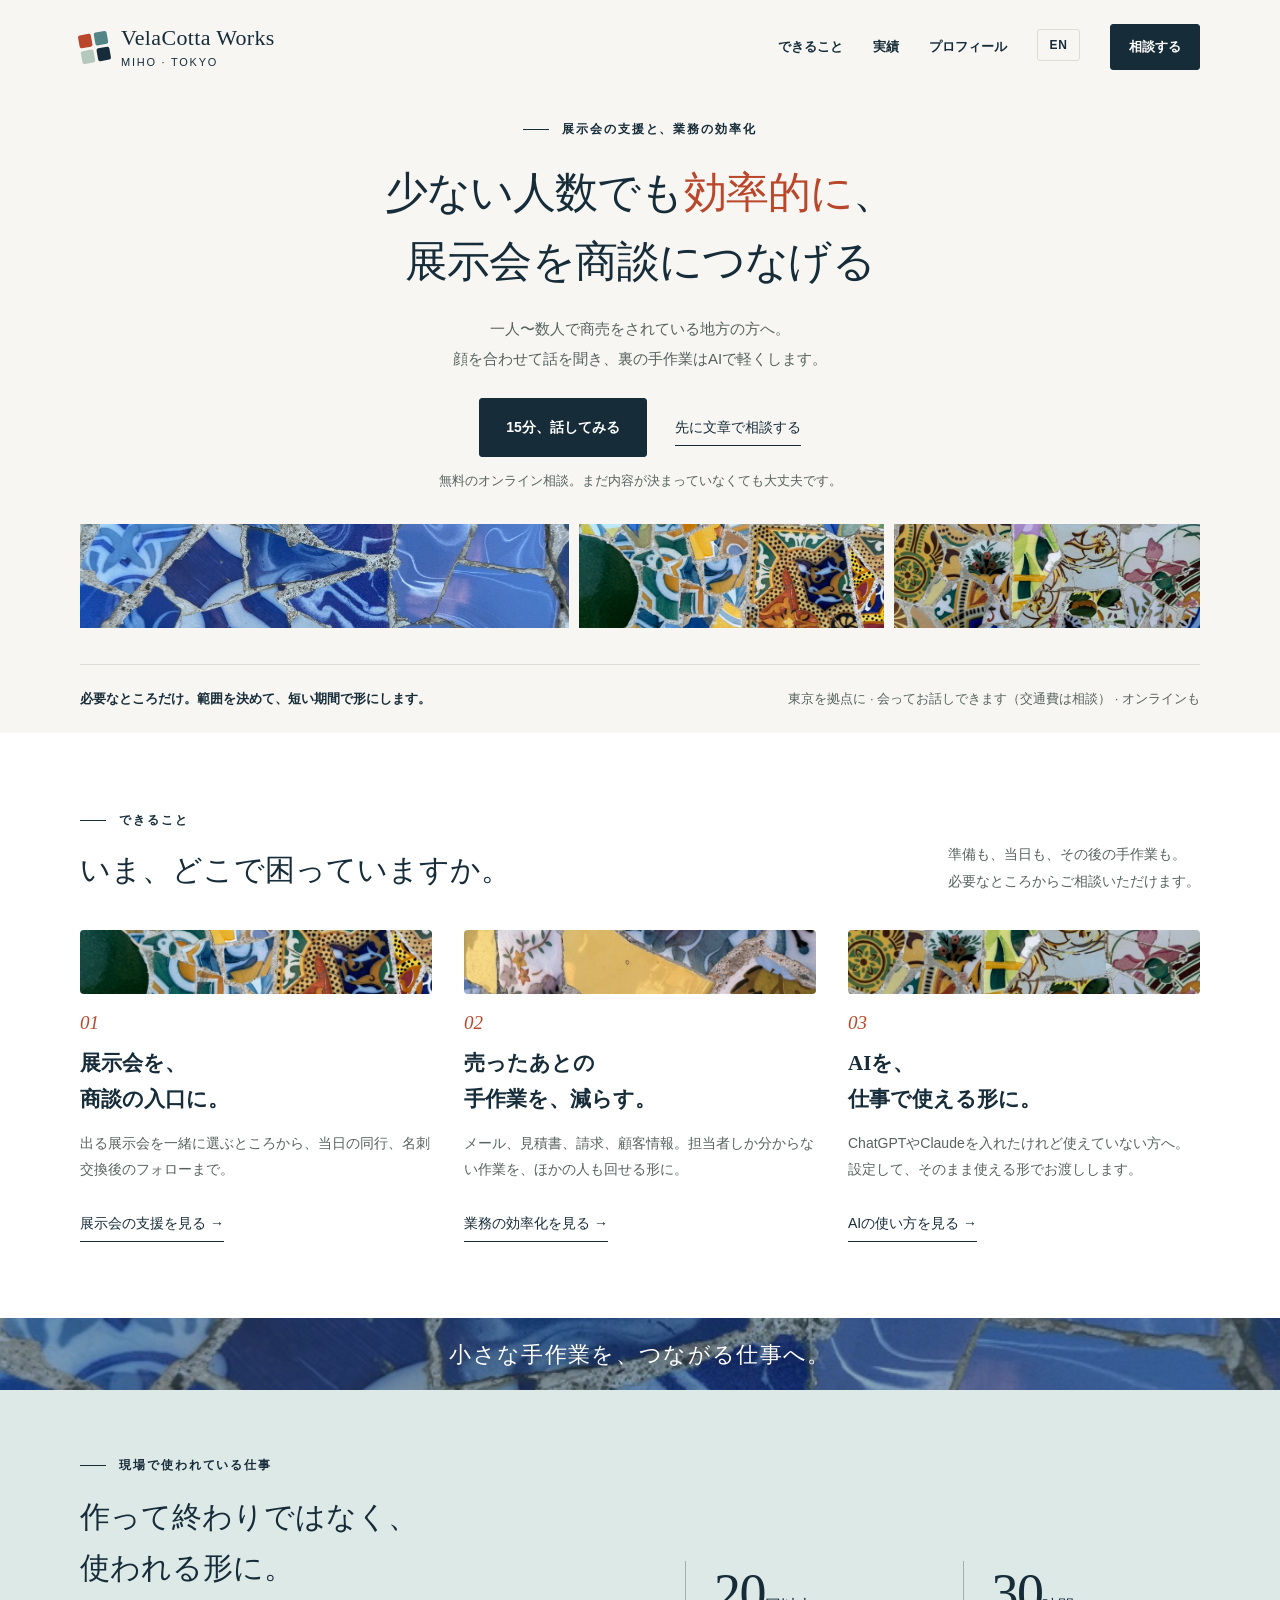
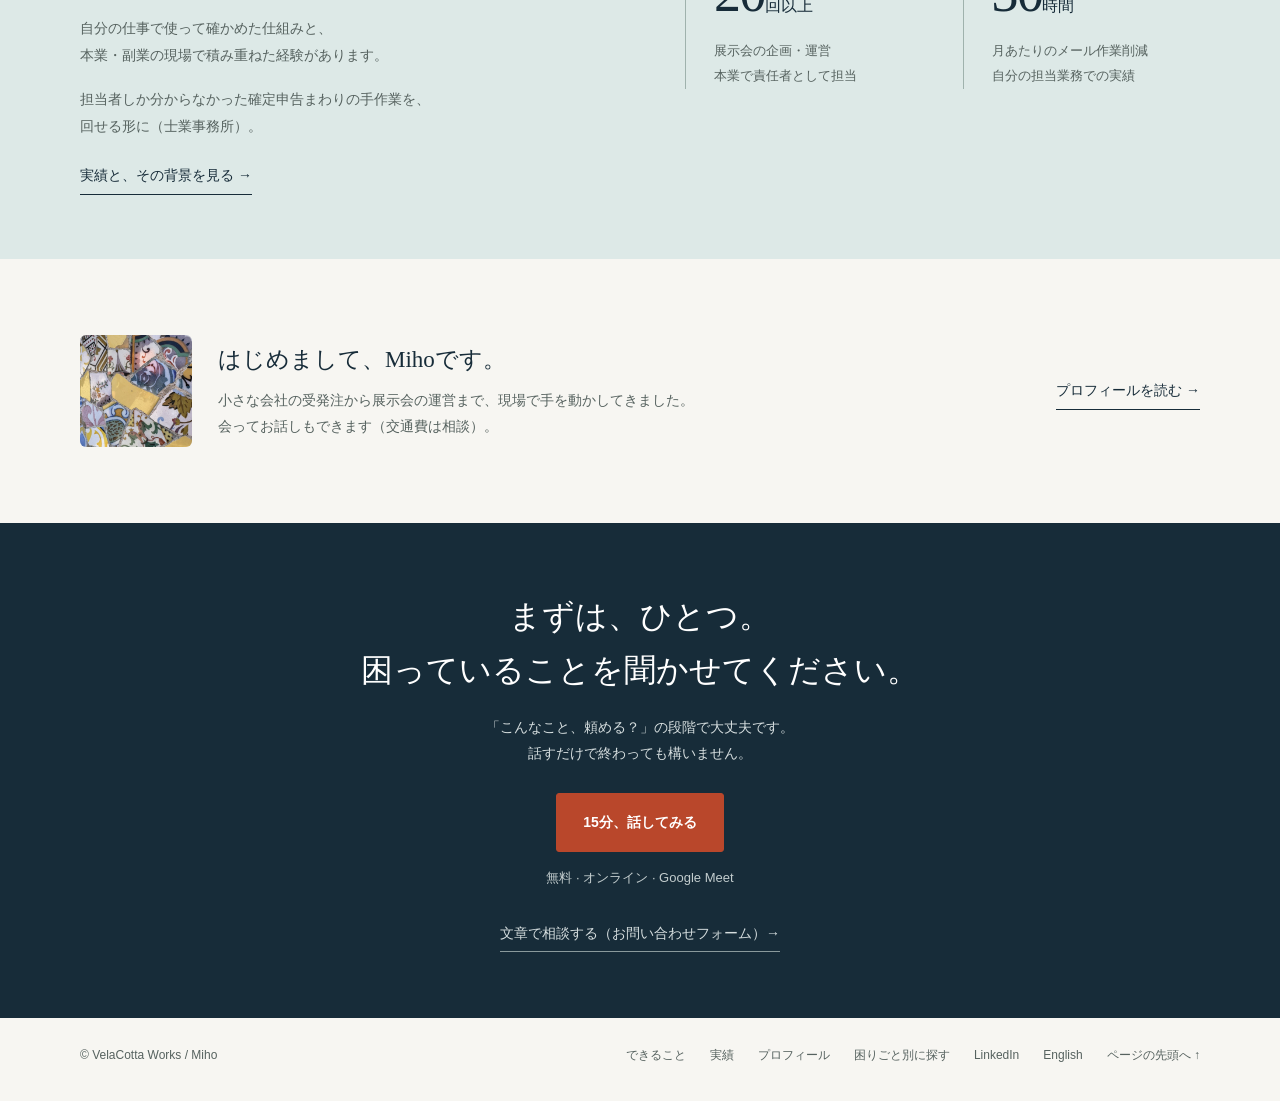
<file: index.html>
<!DOCTYPE html>
<html lang="ja">
<head>
<meta charset="utf-8">
<meta name="viewport" content="width=device-width, initial-scale=1">
<title>Miho ｜ 展示会の出展サポート｜VelaCotta Works</title>
<meta name="description" content="少ない人数でも効率的に、展示会を商談につなげます。準備から当日のブース、終わったあとのフォローまで。本業で20回以上の出展を担当（1回平均30件のリード獲得。展示会の規模によります）。まずは15分、オンラインで無料相談。">
<meta property="og:type" content="website">
<meta property="og:url" content="https://velacotta-works.github.io/">
<meta property="og:site_name" content="VelaCotta Works">
<meta property="og:locale" content="ja_JP">
<meta property="og:title" content="Miho ｜ 展示会の出展サポート｜VelaCotta Works">
<meta property="og:description" content="少ない人数でも効率的に、展示会を商談につなげます。準備から当日のブース、終わったあとのフォローまで。まずは15分、オンラインで無料相談。">
<meta property="og:image" content="https://velacotta-works.github.io/ogp_tenjikai_photo.png">
<meta property="og:image:width" content="1200">
<meta property="og:image:height" content="630">
<meta property="og:image:alt" content="VelaCotta Works / Miho — 少ない人数でも効率的に、展示会を商談につなげる。">
<meta name="twitter:card" content="summary_large_image">
<meta name="twitter:title" content="Miho ｜ 展示会の出展サポート｜VelaCotta Works">
<meta name="twitter:description" content="少ない人数でも効率的に、展示会を商談につなげます。準備から当日のブース、終わったあとのフォローまで。まずは15分、オンラインで無料相談。">
<meta name="twitter:image" content="https://velacotta-works.github.io/ogp_tenjikai_photo.png">
<link rel="canonical" href="https://velacotta-works.github.io/">
<link rel="alternate" hreflang="ja" href="https://velacotta-works.github.io/">
<link rel="alternate" hreflang="en" href="https://velacotta-works.github.io/en/">
<link rel="alternate" hreflang="x-default" href="https://velacotta-works.github.io/">
<link rel="stylesheet" href="/assets/style.css">
</head>
<body>
<a class="skip" href="#main">本文へ移動</a>
<header class="container"><nav class="nav" aria-label="メインメニュー">
<a class="brand" href="/" aria-label="VelaCotta Works トップ"><span class="brand-icon" aria-hidden="true"><i></i><i></i><i></i><i></i></span><span><strong>VelaCotta Works</strong><small>MIHO · TOKYO</small></span></a>
<ul class="nav-links">
<li><a href="/services/">できること</a></li>
<li><a href="/works/">実績</a></li>
<li><a href="/profile/">プロフィール</a></li>
<li><a class="lang" href="/en/" lang="en" hreflang="en">EN</a></li>
</ul>
<a class="btn small nav-cta" href="#contact">相談する</a>
</nav></header>
<main id="main">
<div class="container" id="top">
<section class="hero" aria-labelledby="hero-title">
<div class="eyebrow">展示会の支援と、業務の効率化</div>
<h1 id="hero-title"><span>少ない人数でも<em>効率的に</em>、</span><span>展示会を商談につなげる</span></h1>
<p class="intro">一人〜数人で商売をされている地方の方へ。<br>顔を合わせて話を聞き、裏の手作業はAIで軽くします。</p>
<div class="hero-cta"><a class="btn" href="#contact">15分、話してみる</a><a class="text-link" href="https://docs.google.com/forms/d/e/1FAIpQLSdsbaPOFnbH2ohYBqTe6wTVRXs1EG2h5FgJaL0SOs2tQASR4w/viewform" target="_blank" rel="noopener">先に文章で相談する<span class="vh">（別のタブで開きます）</span></a></div>
<p class="hero-note">無料のオンライン相談。まだ内容が決まっていなくても大丈夫です。</p>
<div class="hero-art"><img src="/assets/mosaic-1.jpg" alt="" width="768" height="1024"><img src="/assets/mosaic-2.jpg" alt="" width="768" height="1024"><img src="/assets/mosaic-4.jpg" alt="" width="768" height="1024"></div>
</section>
<div class="statement"><b>必要なところだけ。範囲を決めて、短い期間で形にします。</b><span><i>東京を拠点に</i> · <i>会ってお話しできます（交通費は相談）</i> · <i>オンラインも</i></span></div>
</div>

<section class="section white" id="services"><span class="anchor-alias" id="flow"></span><div class="container">
<div class="section-head"><div><div class="eyebrow">できること</div><h2>いま、どこで困っていますか。</h2></div><p>準備も、当日も、その後の手作業も。<br>必要なところからご相談いただけます。</p></div>
<div class="service-grid">
<article class="service-card"><img class="service-photo" src="/assets/mosaic-2.jpg" alt="" width="768" height="1024" loading="lazy"><span class="num">01</span><h3 class="em">展示会を、<br>商談の入口に。</h3><p>出る展示会を一緒に選ぶところから、当日の同行、名刺交換後のフォローまで。</p><a class="text-link" href="/services/#exhibition">展示会の支援を見る →</a></article>
<article class="service-card"><img class="service-photo" src="/assets/mosaic-3.jpg" alt="" width="768" height="1024" loading="lazy"><span class="num">02</span><h3 class="em">売ったあとの<br>手作業を、減らす。</h3><p>メール、見積書、請求、顧客情報。担当者しか分からない作業を、ほかの人も回せる形に。</p><a class="text-link" href="/services/#operations">業務の効率化を見る →</a></article>
<article class="service-card"><img class="service-photo" src="/assets/mosaic-4.jpg" alt="" width="768" height="1024" loading="lazy"><span class="num">03</span><h3 class="em">AIを、<br>仕事で使える形に。</h3><p>ChatGPTやClaudeを入れたけれど使えていない方へ。設定して、そのまま使える形でお渡しします。</p><a class="text-link" href="/services/#ai-setup">AIの使い方を見る →</a></article>
</div>
</div></section>

<div class="photo-break" aria-hidden="true"><img src="/assets/mosaic-1.jpg" alt="" width="768" height="1024" loading="lazy"><span>小さな手作業を、つながる仕事へ。</span></div>

<section class="impact" id="ventures"><span class="anchor-alias" id="roi"></span><span class="anchor-alias" id="works"></span><div class="container impact-grid">
<div><div class="eyebrow">現場で使われている仕事</div><h2>作って終わりではなく、<br>使われる形に。</h2><p>自分の仕事で使って確かめた仕組みと、<br>本業・副業の現場で積み重ねた経験があります。</p><p>担当者しか分からなかった確定申告まわりの手作業を、<br>回せる形に（士業事務所）。</p><a class="text-link" href="/works/">実績と、その背景を見る →</a></div>
<div class="metrics"><div class="metric"><div class="big">20<span class="unit">回以上</span></div><p>展示会の企画・運営<br>本業で責任者として担当</p></div><div class="metric"><div class="big">30<span class="unit">時間</span></div><p>月あたりのメール作業削減<br>自分の担当業務での実績</p></div></div>
</div></section>

<section class="section" id="about"><div class="container profile-strip"><div class="person"><img class="person-img" src="/assets/mosaic-detail.jpg" alt="" width="768" height="1024" loading="lazy"><div><h2>はじめまして、Mihoです。</h2><p>小さな会社の受発注から展示会の運営まで、現場で手を動かしてきました。<br>会ってお話しもできます（交通費は相談）。</p></div></div><a class="text-link" href="/profile/">プロフィールを読む →</a></div></section>

<section class="contact" id="contact"><div class="container">
<span class="anchor-alias" id="talk"></span><h2>まずは、ひとつ。<br>困っていることを聞かせてください。</h2>
<p>「こんなこと、頼める？」の段階で大丈夫です。<br>話すだけで終わっても構いません。</p>
<a class="btn orange" href="https://calendar.app.google/AjnzHxfucmSKPPAx7" target="_blank" rel="noopener">15分、話してみる<span class="vh">（別のタブで開きます）</span></a>
<p class="sub">無料 · オンライン · Google Meet</p>
<div class="contact-alt"><a href="https://docs.google.com/forms/d/e/1FAIpQLSdsbaPOFnbH2ohYBqTe6wTVRXs1EG2h5FgJaL0SOs2tQASR4w/viewform" target="_blank" rel="noopener">文章で相談する（お問い合わせフォーム）→<span class="vh">（別のタブで開きます）</span></a></div>
</div></section>
</main>
<footer class="container footer"><span>© VelaCotta Works / Miho</span><div class="footer-links"><a href="/services/">できること</a><a href="/works/">実績</a><a href="/profile/">プロフィール</a><a href="/can-do/">困りごと別に探す</a><a href="https://www.linkedin.com/in/miho-ueno-286bb7189" target="_blank" rel="noopener">LinkedIn<span class="vh">（別のタブで開きます）</span></a><a href="/en/" lang="en" hreflang="en">English</a><a href="#top">ページの先頭へ ↑</a></div></footer>
</body>
</html>
</file>
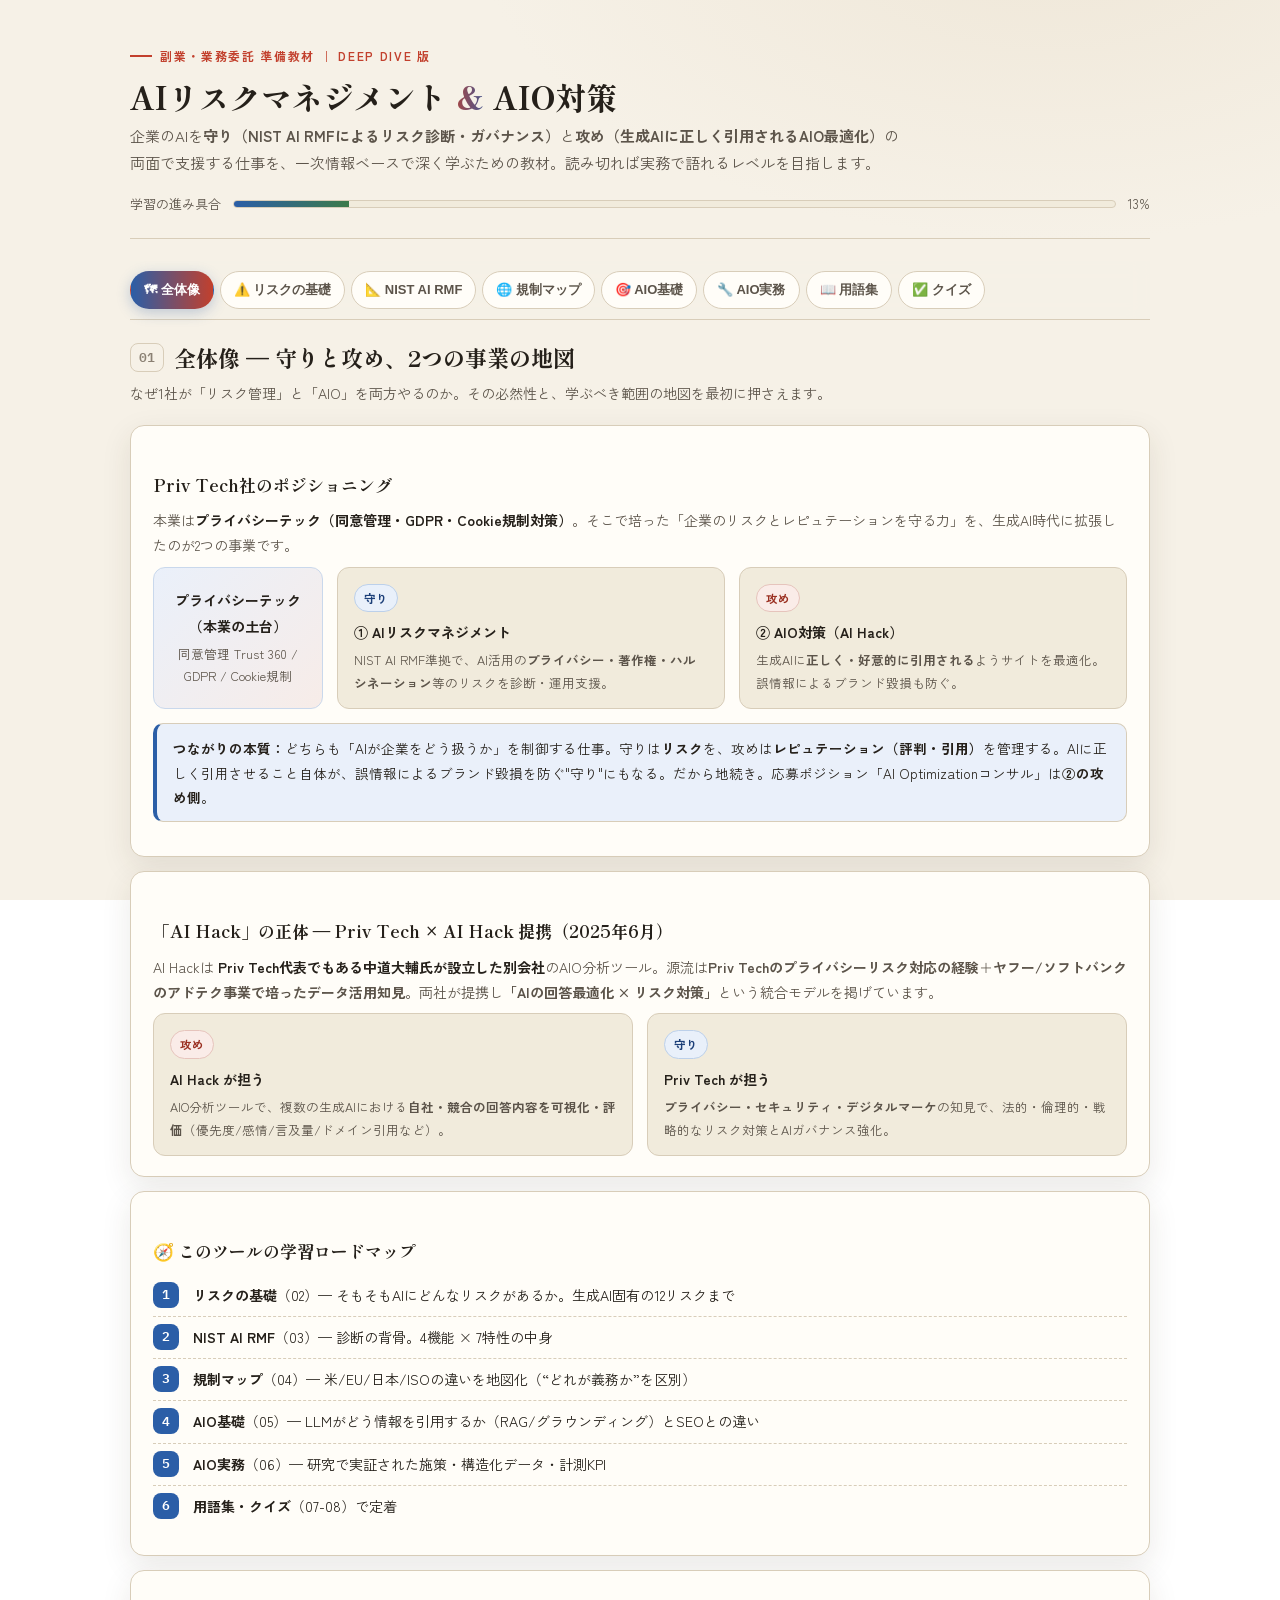
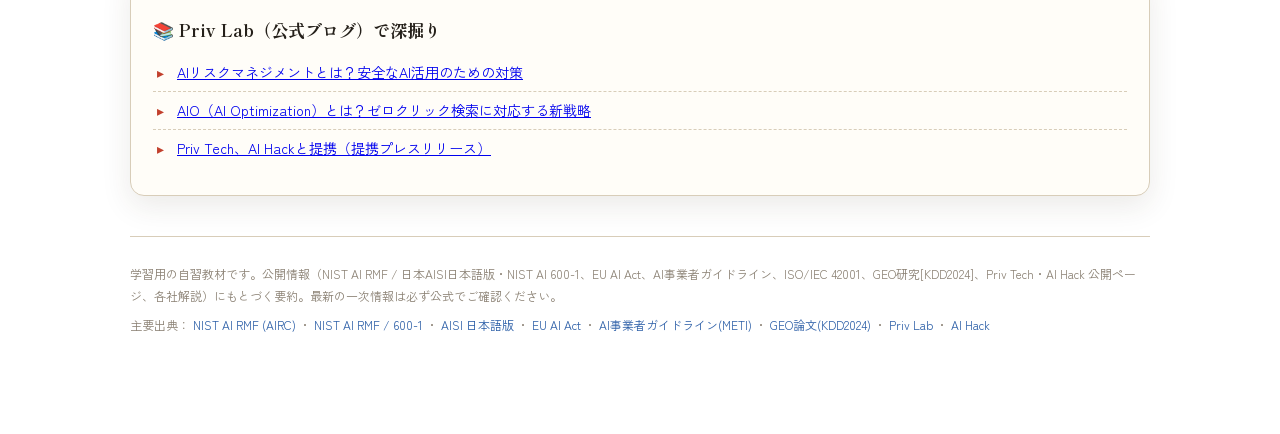
<file: ai-study/index.html>
<!DOCTYPE html>
<html lang="ja">
<head>
<meta charset="UTF-8">
<meta name="viewport" content="width=device-width, initial-scale=1.0">
<title>AIリスクマネジメント & AIO対策 学習ツール</title>
<link rel="preconnect" href="https://fonts.googleapis.com">
<link rel="preconnect" href="https://fonts.gstatic.com" crossorigin>
<link href="https://fonts.googleapis.com/css2?family=Shippori+Mincho+B1:wght@600;700;800&family=Zen+Kaku+Gothic+New:wght@400;500;700&family=IBM+Plex+Mono:wght@400;500&display=swap" rel="stylesheet">
<meta name="description" content="NIST AI RMF にもとづく AIリスクマネジメントと、生成AIに引用される AIO（AI Optimization）対策を、図解・用語集・クイズで学べる学習ツール。VelaCotta Works / Miho 制作。">
<meta property="og:type" content="website">
<meta property="og:url" content="https://velacotta-works.github.io/ai-study/">
<meta property="og:site_name" content="VelaCotta Works">
<meta property="og:locale" content="ja_JP">
<meta property="og:title" content="AIリスクマネジメント & AIO対策 学習ツール ｜ VelaCotta Works">
<meta property="og:description" content="NIST AI RMF にもとづくリスク管理と、生成AIに引用される AIO 最適化を、図解・用語集・クイズで学べる学習ツール。">
<meta property="og:image" content="https://velacotta-works.github.io/ai-study/ogp-ai-study.png">
<meta property="og:image:width" content="1200">
<meta property="og:image:height" content="630">
<meta property="og:image:alt" content="AIリスクマネジメント & AIO対策 学習ツール — VelaCotta Works / Miho">
<meta name="twitter:card" content="summary_large_image">
<meta name="twitter:title" content="AIリスクマネジメント & AIO対策 学習ツール ｜ VelaCotta Works">
<meta name="twitter:description" content="NIST AI RMF にもとづくリスク管理と、生成AIに引用される AIO 最適化を、図解・用語集・クイズで学べる学習ツール。">
<meta name="twitter:image" content="https://velacotta-works.github.io/ai-study/ogp-ai-study.png">
<style>
  :root{
    --bg:#f6f1e7; --bg-deep:#efe7d8; --panel:#fffdf8; --panel2:#f1ebdc; --line:#d8cdb9;
    --ink:#25201a; --sub:#5c544a; --muted:#8a8073;
    --accent:#2b5ea7; --accent2:#c2402d; --green:#3c7a4a; --amber:#b07d1e; --red:#c2402d;
    --govern:#1c3f78; --map:#2b5ea7; --measure:#3c7a4a; --manage:#c2402d;
    --radius:14px; --shadow:0 10px 30px rgba(60,45,30,.10);
    --serif:"Shippori Mincho B1",serif;
    --sans:"Zen Kaku Gothic New",-apple-system,BlinkMacSystemFont,"Hiragino Sans","Yu Gothic",Meiryo,sans-serif;
    --mono:"IBM Plex Mono",ui-monospace,monospace;
  }
  *{box-sizing:border-box}
  html,body{margin:0;padding:0}
  body{
    background:radial-gradient(1100px 600px at 82% -8%, var(--bg-deep) 0%, var(--bg) 52%) fixed;
    color:var(--ink); font-family:var(--sans); line-height:1.8; -webkit-font-smoothing:antialiased;
  }
  .wrap{max-width:1060px;margin:0 auto;padding:28px 20px 90px}
  header.hero{padding:8px 0 22px;border-bottom:1px solid var(--line);margin-bottom:22px}
  .kicker{display:inline-flex;align-items:center;gap:8px;font-size:12px;letter-spacing:.14em;color:var(--accent2);text-transform:uppercase;font-weight:700}
  .kicker::before{content:"";width:22px;height:2px;background:var(--accent2);display:inline-block}
  h1{font-family:var(--serif);font-size:31px;font-weight:800;margin:10px 0 6px;line-height:1.28}
  h1 span{background:linear-gradient(90deg,var(--accent2),var(--accent));-webkit-background-clip:text;background-clip:text;color:transparent}
  .lede{color:var(--sub);font-size:15px;margin:0;max-width:780px}
  .progress{margin-top:16px;display:flex;align-items:center;gap:12px;font-size:13px;color:var(--sub)}
  .bar{flex:1;height:8px;background:var(--panel2);border-radius:99px;overflow:hidden;border:1px solid var(--line)}
  .bar>i{display:block;height:100%;width:0;background:linear-gradient(90deg,var(--accent),var(--green));transition:width .5s}

  nav.tabs{display:flex;gap:6px;flex-wrap:wrap;position:sticky;top:0;z-index:20;background:rgba(246,241,231,.9);backdrop-filter:blur(10px);padding:10px 0;margin-bottom:18px;border-bottom:1px solid var(--line)}
  .tab{appearance:none;border:1px solid var(--line);background:var(--panel);color:var(--sub);padding:9px 13px;border-radius:99px;font-size:13px;font-weight:700;cursor:pointer;transition:.15s;white-space:nowrap}
  .tab:hover{color:var(--ink);border-color:var(--accent)}
  .tab.active{background:linear-gradient(90deg,var(--accent),var(--accent2));color:#fff;border-color:transparent;box-shadow:0 4px 14px rgba(43,94,167,.28)}

  section.view{display:none;animation:fade .35s ease}
  section.view.active{display:block}
  @keyframes fade{from{opacity:0;transform:translateY(6px)}to{opacity:1;transform:none}}

  h2{font-family:var(--serif);font-size:22px;font-weight:800;margin:6px 0 4px;display:flex;align-items:center;gap:10px}
  h2 .n{font-family:var(--mono);font-size:13px;color:var(--muted);font-weight:600;border:1px solid var(--line);border-radius:8px;padding:2px 8px}
  .section-sub{color:var(--sub);margin:0 0 18px;font-size:14px}
  h3{font-family:var(--serif);font-size:17px;font-weight:700;margin:24px 0 8px}
  h4.mini{font-family:var(--serif);font-size:15px;margin:16px 0 6px}
  p{margin:8px 0}

  .card{background:var(--panel);border:1px solid var(--line);border-radius:var(--radius);padding:20px 22px;margin:14px 0;box-shadow:var(--shadow)}
  .grid{display:grid;gap:14px}
  .g2{grid-template-columns:1fr 1fr}.g3{grid-template-columns:repeat(3,1fr)}
  @media(max-width:760px){.g2,.g3{grid-template-columns:1fr}}

  .pill{display:inline-block;font-size:11.5px;font-weight:700;padding:3px 9px;border-radius:99px;border:1px solid var(--line);color:var(--sub)}
  .pill.guard{color:#1c3f78;border-color:#bcd0ea;background:#e9f0fa}
  .pill.attack{color:#9a2f20;border-color:#e6c4bc;background:#faece8}

  .map{display:grid;gap:14px}
  .maprow{display:grid;grid-template-columns:170px 1fr;gap:14px;align-items:stretch}
  @media(max-width:760px){.maprow{grid-template-columns:1fr}}
  .mapbox{border-radius:12px;padding:14px 16px;border:1px solid var(--line);background:var(--panel2)}
  .mapbox.center{display:flex;flex-direction:column;justify-content:center;align-items:center;text-align:center;background:linear-gradient(135deg,#eaf0fa,#f7ece8);border-color:#c9d8ec}
  .mapbox h4{margin:0 0 4px;font-size:14px}
  .mapbox p{margin:0;font-size:12.5px;color:var(--sub)}

  .func{border-left:4px solid var(--accent);padding:14px 16px;border-radius:10px;background:var(--panel2);margin:10px 0}
  .func.govern{border-color:var(--govern)}.func.map{border-color:var(--map)}
  .func.measure{border-color:var(--measure)}.func.manage{border-color:var(--manage)}
  .func h4{margin:0 0 4px;font-size:15px;display:flex;align-items:center;gap:8px;flex-wrap:wrap}
  .func .tag{font-size:11px;font-weight:700;padding:2px 7px;border-radius:6px;color:#fff}
  .func .cnt{font-size:11px;color:var(--muted);font-family:var(--mono)}
  .func.govern .tag{background:var(--govern)}.func.map .tag{background:var(--map)}
  .func.measure .tag{background:var(--measure)}.func.manage .tag{background:var(--manage)}
  .func p{margin:4px 0 0;font-size:13.5px;color:var(--sub)}

  ul.clean{margin:8px 0;padding-left:0;list-style:none}
  ul.clean li{padding:6px 0 6px 24px;position:relative;font-size:14px;color:var(--ink);border-bottom:1px dashed var(--line)}
  ul.clean li:last-child{border-bottom:0}
  ul.clean li::before{content:"▸";position:absolute;left:4px;color:var(--accent2)}
  ol.steps{margin:8px 0;padding-left:0;list-style:none;counter-reset:s}
  ol.steps li{counter-increment:s;padding:8px 0 8px 40px;position:relative;font-size:14px;border-bottom:1px dashed var(--line)}
  ol.steps li:last-child{border-bottom:0}
  ol.steps li::before{content:counter(s);position:absolute;left:0;top:7px;width:26px;height:26px;border-radius:8px;background:var(--accent);color:#fff;display:grid;place-items:center;font-family:var(--mono);font-size:13px;font-weight:600}

  table{width:100%;border-collapse:collapse;font-size:13.5px;margin:10px 0}
  th,td{text-align:left;padding:10px 12px;border-bottom:1px solid var(--line);vertical-align:top}
  th{color:var(--sub);font-weight:700;background:var(--panel2)}
  td strong{color:var(--accent)}

  .chips{display:flex;flex-wrap:wrap;gap:8px;margin:10px 0}
  .chip{font-size:12.5px;padding:6px 11px;border-radius:9px;border:1px solid var(--line);background:var(--panel2);color:var(--ink)}
  .chip b{color:var(--accent2)}

  .callout{border:1px solid var(--line);border-left:4px solid var(--amber);background:#fbf4e3;border-radius:10px;padding:12px 16px;margin:14px 0;font-size:13.5px}
  .callout.tip{border-left-color:var(--green);background:#eef5ee}
  .callout.key{border-left-color:var(--accent);background:#eaf0fa}
  .callout b{color:var(--ink)}

  .search{width:100%;padding:13px 16px;border-radius:12px;border:1px solid var(--line);background:var(--panel);color:var(--ink);font-size:15px;margin-bottom:6px;font-family:var(--sans)}
  .search:focus{outline:none;border-color:var(--accent);box-shadow:0 0 0 3px rgba(43,94,167,.16)}
  .gfilter{display:flex;flex-wrap:wrap;gap:6px;margin:8px 0 14px}
  .gf{font-size:12px;padding:5px 11px;border-radius:99px;border:1px solid var(--line);background:var(--panel);color:var(--sub);cursor:pointer;font-weight:600}
  .gf.on{background:var(--accent);color:#fff;border-color:transparent}
  .term{border:1px solid var(--line);border-radius:12px;padding:14px 16px;margin:10px 0;background:var(--panel)}
  .term h4{margin:0 0 4px;font-size:15px;color:var(--ink)}
  .term .cat{font-size:11px;font-weight:700;color:var(--accent2);letter-spacing:.04em}
  .term p{margin:6px 0 0;font-size:13.5px;color:var(--sub)}
  .nohit{color:var(--muted);text-align:center;padding:20px;display:none}

  .q{border:1px solid var(--line);border-radius:12px;padding:16px 18px;margin:12px 0;background:var(--panel)}
  .q .qhead{font-weight:700;font-size:15px;margin-bottom:10px}
  .q .qnum{color:var(--accent2);font-weight:700;margin-right:6px;font-family:var(--mono)}
  .opt{display:block;width:100%;text-align:left;border:1px solid var(--line);background:var(--panel2);color:var(--ink);padding:11px 14px;border-radius:10px;margin:7px 0;cursor:pointer;font-size:14px;transition:.12s;font-family:var(--sans)}
  .opt:hover{border-color:var(--accent)}
  .opt.correct{border-color:var(--green);background:#e9f4ea;color:#1f5a2c}
  .opt.wrong{border-color:var(--red);background:#faeae6;color:#9a2f20}
  .opt.disabled{cursor:default;opacity:.92}
  .exp{font-size:13px;color:var(--sub);margin-top:10px;padding:10px 12px;border-left:3px solid var(--accent);background:var(--panel2);border-radius:8px;display:none}
  .exp.show{display:block}
  .score{position:sticky;bottom:16px;margin-top:20px;background:linear-gradient(135deg,#eaf0fa,#f7ece8);border:1px solid #c9d8ec;border-radius:14px;padding:16px 20px;display:flex;align-items:center;justify-content:space-between;box-shadow:var(--shadow)}
  .score b{font-family:var(--serif);font-size:24px;color:var(--ink)}
  .btn{appearance:none;border:1px solid var(--line);background:var(--panel);color:var(--ink);padding:9px 16px;border-radius:10px;font-size:13.5px;font-weight:700;cursor:pointer;font-family:var(--sans)}
  .btn:hover{border-color:var(--accent)}

  .qa{border:1px solid var(--line);border-radius:12px;margin:10px 0;background:var(--panel);overflow:hidden}
  .qa summary{cursor:pointer;padding:14px 18px;font-weight:700;font-size:14.5px;list-style:none;display:flex;align-items:center;gap:10px}
  .qa summary::-webkit-details-marker{display:none}
  .qa summary::before{content:"Q";flex:none;width:24px;height:24px;border-radius:7px;background:var(--accent2);color:#fff;display:grid;place-items:center;font-size:12px;font-weight:800}
  .qa[open] summary{border-bottom:1px solid var(--line)}
  .qa .ans{padding:14px 18px 18px;font-size:13.5px;color:var(--sub)}
  .qa .ans strong{color:var(--ink)}

  footer{margin-top:40px;padding-top:18px;border-top:1px solid var(--line);color:var(--muted);font-size:12px}
  footer a{color:var(--accent);text-decoration:none}
  .src{font-size:12px;color:var(--muted);margin-top:6px}
</style>
</head>
<body>
<div class="wrap">

  <header class="hero">
    <div class="kicker">副業・業務委託 準備教材 ｜ Deep Dive 版</div>
    <h1>AIリスクマネジメント<span> & </span>AIO対策</h1>
    <p class="lede">企業のAIを<b>守り（NIST AI RMFによるリスク診断・ガバナンス）</b>と<b>攻め（生成AIに正しく引用されるAIO最適化）</b>の両面で支援する仕事を、一次情報ベースで深く学ぶための教材。読み切れば実務で語れるレベルを目指します。</p>
    <div class="progress">
      <span id="progLabel">学習の進み具合</span>
      <div class="bar"><i id="progBar"></i></div>
      <span id="progPct">0%</span>
    </div>
  </header>

  <nav class="tabs" id="tabs">
    <button class="tab active" data-view="map">🗺 全体像</button>
    <button class="tab" data-view="risk">⚠️ リスクの基礎</button>
    <button class="tab" data-view="rmf">📐 NIST AI RMF</button>
    <button class="tab" data-view="reg">🌐 規制マップ</button>
    <button class="tab" data-view="aio">🎯 AIO基礎</button>
    <button class="tab" data-view="prac">🔧 AIO実務</button>
    <button class="tab" data-view="glossary">📖 用語集</button>
    <button class="tab" data-view="quiz">✅ クイズ</button>
  </nav>

  <!-- ===== 01 全体像 ===== -->
  <section class="view active" id="view-map">
    <h2><span class="n">01</span>全体像 — 守りと攻め、2つの事業の地図</h2>
    <p class="section-sub">なぜ1社が「リスク管理」と「AIO」を両方やるのか。その必然性と、学ぶべき範囲の地図を最初に押さえます。</p>

    <div class="card">
      <h3>Priv Tech社のポジショニング</h3>
      <p style="color:var(--sub);font-size:14px;margin-top:0">本業は<b style="color:var(--ink)">プライバシーテック（同意管理・GDPR・Cookie規制対策）</b>。そこで培った「企業のリスクとレピュテーションを守る力」を、生成AI時代に拡張したのが2つの事業です。</p>
      <div class="map">
        <div class="maprow">
          <div class="mapbox center"><h4>プライバシーテック<br>（本業の土台）</h4><p>同意管理 Trust 360 / GDPR / Cookie規制</p></div>
          <div class="grid g2" style="margin:0">
            <div class="mapbox"><span class="pill guard">守り</span><h4 style="margin-top:8px">① AIリスクマネジメント</h4><p>NIST AI RMF準拠で、AI活用の<b>プライバシー・著作権・ハルシネーション</b>等のリスクを診断・運用支援。</p></div>
            <div class="mapbox"><span class="pill attack">攻め</span><h4 style="margin-top:8px">② AIO対策（AI Hack）</h4><p>生成AIに<b>正しく・好意的に引用される</b>ようサイトを最適化。誤情報によるブランド毀損も防ぐ。</p></div>
          </div>
        </div>
      </div>
      <div class="callout key"><b>つながりの本質：</b>どちらも「AIが企業をどう扱うか」を制御する仕事。守りは<b>リスク</b>を、攻めは<b>レピュテーション（評判・引用）</b>を管理する。AIに正しく引用させること自体が、誤情報によるブランド毀損を防ぐ"守り"にもなる。だから地続き。応募ポジション「AI Optimizationコンサル」は<b>②の攻め側</b>。</div>
    </div>

    <div class="card">
      <h3>「AI Hack」の正体 — Priv Tech × AI Hack 提携（2025年6月）</h3>
      <p style="color:var(--sub);font-size:14px;margin-top:0">AI Hackは <b style="color:var(--ink)">Priv Tech代表でもある中道大輔氏が設立した別会社</b>のAIO分析ツール。源流は<b>Priv Techのプライバシーリスク対応の経験</b>＋<b>ヤフー/ソフトバンクのアドテク事業で培ったデータ活用知見</b>。両社が提携し<b>「AIの回答最適化 × リスク対策」</b>という統合モデルを掲げています。</p>
      <div class="grid g2" style="margin-top:6px">
        <div class="mapbox"><span class="pill attack">攻め</span><h4 style="margin-top:8px">AI Hack が担う</h4><p>AIO分析ツールで、複数の生成AIにおける<b>自社・競合の回答内容を可視化・評価</b>（優先度/感情/言及量/ドメイン引用など）。</p></div>
        <div class="mapbox"><span class="pill guard">守り</span><h4 style="margin-top:8px">Priv Tech が担う</h4><p><b>プライバシー・セキュリティ・デジタルマーケ</b>の知見で、法的・倫理的・戦略的なリスク対策とAIガバナンス強化。</p></div>
      </div>
    </div>

    <div class="card">
      <h3>🧭 このツールの学習ロードマップ</h3>
      <ol class="steps">
        <li><b>リスクの基礎</b>（02）— そもそもAIにどんなリスクがあるか。生成AI固有の12リスクまで</li>
        <li><b>NIST AI RMF</b>（03）— 診断の背骨。4機能 × 7特性の中身</li>
        <li><b>規制マップ</b>（04）— 米/EU/日本/ISOの違いを地図化（“どれが義務か”を区別）</li>
        <li><b>AIO基礎</b>（05）— LLMがどう情報を引用するか（RAG/グラウンディング）とSEOとの違い</li>
        <li><b>AIO実務</b>（06）— 研究で実証された施策・構造化データ・計測KPI</li>
        <li><b>用語集・クイズ</b>（07-08）で定着</li>
      </ol>
    </div>

    <div class="card">
      <h3>📚 Priv Lab（公式ブログ）で深掘り</h3>
      <ul class="clean">
        <li><a href="https://privtech.co.jp/blog/security/whatis-airiskmanagement.html" target="_blank">AIリスクマネジメントとは？安全なAI活用のための対策</a></li>
        <li><a href="https://privtech.co.jp/blog/security/whatis-aio.html" target="_blank">AIO（AI Optimization）とは？ゼロクリック検索に対応する新戦略</a></li>
        <li><a href="https://privtech.co.jp/news/2025/06/17.html" target="_blank">Priv Tech、AI Hackと提携（提携プレスリリース）</a></li>
      </ul>
    </div>
  </section>

  <!-- ===== 02 リスクの基礎 ===== -->
  <section class="view" id="view-risk">
    <h2><span class="n">02</span>AIリスクの基礎</h2>
    <p class="section-sub">フレームワークの前に「何が危ないのか」を具体で押さえます。ここが診断サービスが解決する“痛み”そのもの。</p>

    <div class="card">
      <h3>AIリスクマネジメントとは（定義）</h3>
      <p style="color:var(--sub);font-size:14px;margin-top:0">「<b style="color:var(--ink)">AIの導入・運用で生じる様々なリスクを事前に評価・分析し、被害を予防・低減するための対策を実施する一連のプロセス</b>」。狙いは、リスクとベネフィットのバランスを取り、AIを<b>「安全に使える状態」</b>に保つこと。NISTのAI RMFは、設計・開発から実装・運用・廃止まで<b>AIライフサイクル全体</b>を継続的に管理するための指針です。</p>
      <div class="callout key"><b>“社会技術的（socio-technical）”という視点：</b>AIのリスクは技術の不具合だけではなく、<b>人・組織・社会の文脈</b>で初めて顕在化する。同じモデルでも、誰がどう使うかでリスクは変わる──これがAI RMFの基本姿勢です。</div>
    </div>

    <div class="card">
      <h3>企業のAI活用でよく問題になるリスク</h3>
      <div class="grid g2">
        <ul class="clean">
          <li><b>ハルシネーション</b>（作話）— もっともらしい誤情報の生成</li>
          <li><b>バイアス・差別</b> — 学習データの偏りが不公平な出力に</li>
          <li><b>プライバシー侵害</b> — 個人情報の漏えい・目的外利用</li>
          <li><b>著作権・知的財産</b> — 学習/出力での権利侵害</li>
        </ul>
        <ul class="clean">
          <li><b>情報セキュリティ</b> — プロンプトインジェクション／データポイズニング</li>
          <li><b>誤情報の拡散</b> — 企業の説明が誤り→<b>ブランド毀損</b></li>
          <li><b>説明不能</b> — なぜその出力か説明できない（ブラックボックス）</li>
          <li><b>サプライチェーン</b> — 外部モデル・API依存のリスク</li>
        </ul>
      </div>
      <div class="callout tip"><b>攻めと守りの交差点：</b>「誤情報の拡散→ブランド毀損」は、リスク管理（守り）でもAIO（攻め）でも中心テーマ。この一点が両事業をつなぐ蝶番です。</div>
    </div>

    <div class="card">
      <h3>生成AI“固有”の12リスク（NIST AI 600-1 / Generative AI Profile）</h3>
      <p style="color:var(--sub);font-size:13.5px;margin-top:0">NISTが2024年7月に公開した生成AI特化の別冊で定義された、生成AIで<b>新たに生じる/悪化する</b>12のリスク領域。診断の“生成AI版チェックリスト”として使えます。</p>
      <div class="chips">
        <span class="chip"><b>1.</b> CBRN情報・能力（化学/生物/放射線/核）</span>
        <span class="chip"><b>2.</b> Confabulation（作話・ハルシネーション）</span>
        <span class="chip"><b>3.</b> 危険・暴力・憎悪コンテンツ</span>
        <span class="chip"><b>4.</b> データプライバシー</span>
        <span class="chip"><b>5.</b> 環境負荷（学習の大量CO₂排出）</span>
        <span class="chip"><b>6.</b> 有害バイアス・均質化</span>
        <span class="chip"><b>7.</b> 人間-AIの相互作用設計</span>
        <span class="chip"><b>8.</b> 情報の完全性（誤情報・偽情報）</span>
        <span class="chip"><b>9.</b> 情報セキュリティ（プロンプト注入等）</span>
        <span class="chip"><b>10.</b> 知的財産（著作権侵害）</span>
        <span class="chip"><b>11.</b> わいせつ・品位を貶める内容</span>
        <span class="chip"><b>12.</b> バリューチェーン/部品統合（供給網）</span>
      </div>
      <p class="src">出典: NIST AI 600-1（2024年7月）。これら12に対し、AI RMFの4機能（Govern/Map/Measure/Manage）で対処アクションを示す構成。</p>
    </div>
  </section>

  <!-- ===== 03 NIST AI RMF ===== -->
  <section class="view" id="view-rmf">
    <h2><span class="n">03</span>NIST AI RMF の中身</h2>
    <p class="section-sub">米NISTが2023年1月に公開した、信頼できるAIのための<b>任意適用</b>フレームワーク（AI 100-1）。日本AISIが日本語訳を公開。これが診断サービスの背骨です。</p>

    <div class="card">
      <h3>全体像：AI RMFは「2部構成」</h3>
      <table>
        <tr><th>パート</th><th>中身</th></tr>
        <tr><td><strong>Part 1：フレーミング</strong></td><td>「信頼できるAIとは何か（<b>7つの特性</b>）」とリスクの捉え方（社会技術的）を定義。<b>ゴール</b>を示す部分。</td></tr>
        <tr><td><strong>Part 2：コア</strong></td><td>実際に回す<b>4機能（GOVERN/MAP/MEASURE/MANAGE）</b>。各機能が<b>カテゴリ→サブカテゴリ</b>に分解され、診断の点検項目になる。<b>手段</b>を示す部分。</td></tr>
      </table>
      <p class="src">補助文書：具体的な実践アクション集「<b>Playbook</b>」、業界・用途別の「<b>Profile</b>」（生成AI Profile もその一つ）。</p>
    </div>

    <div class="card">
      <h3>コアの4機能（GMMM）— カテゴリ数つき</h3>
      <div class="func govern">
        <h4><span class="tag">GOVERN</span>統治 — 全機能を貫く土台 <span class="cnt">6カテゴリ / 19サブカテゴリ</span></h4>
        <p>AIリスク管理の<b>文化・方針・体制・説明責任</b>を組織に根づかせる。誰が高リスク用途を承認するか、外部モデルをどう導入するか、安全性テストにどう資源を割くか等。<b>他3機能すべてに作用する横断機能。</b></p>
      </div>
      <div class="func map">
        <h4><span class="tag">MAP</span>マップ — 文脈とリスクの特定 <span class="cnt">5カテゴリ</span></h4>
        <p>①文脈の確立 ②AIシステムの分類 ③能力と限界の把握 ④リスク/便益の評価基準 ⑤ステークホルダーの特定。「どんな目的で・誰に・どんな前提で使うか」を見える化し、起こりうる害を洗い出す。</p>
      </div>
      <div class="func measure">
        <h4><span class="tag">MEASURE</span>メジャー — リスクの分析・測定 <span class="cnt">4カテゴリ / 22サブカテゴリ</span></h4>
        <p>定量・定性・混合手法で、精度・バイアス・堅牢性・ハルシネーション率などを<b>分析・ベンチマーク・継続モニタリング</b>。測れないものは管理できない、を体現する段階。</p>
      </div>
      <div class="func manage">
        <h4><span class="tag">MANAGE</span>マネージ — 対応と優先順位付け <span class="cnt">4カテゴリ / 13サブカテゴリ</span></h4>
        <p>測定結果をもとに資源を配分し、<b>低減・受容・回避</b>を判断。インシデントへの対応・復旧・コミュニケーション計画まで含み、継続改善につなげる。</p>
      </div>
      <div class="callout"><b>診断サービスの実体：</b>顧客のAI活用を、この<b>4機能 × 7特性</b>のマトリクスで点検し「どこが手薄か」を可視化→Playbookのアクションで運用支援する。これが「NIST AI RMF準拠の診断」。</div>
    </div>

    <div class="card">
      <h3>信頼できるAIの「7つの特性」</h3>
      <ul class="clean">
        <li><b>妥当で信頼できる（Valid & Reliable）</b> — 全特性の<b>土台</b>。意図通り正確に動くか</li>
        <li><b>安全（Safe）</b> — 人命・健康・財産・環境を危険にさらさない</li>
        <li><b>セキュア＆レジリエント</b> — 攻撃に耐え、異常から復旧できる</li>
        <li><b>説明責任＆透明（Accountable & Transparent）</b> — 誰が責任を持ち、情報が開示されているか</li>
        <li><b>説明可能＆解釈可能（Explainable & Interpretable）</b> — なぜその出力かを説明できる</li>
        <li><b>プライバシー強化（Privacy-Enhanced）</b> — 個人情報を保護する設計</li>
        <li><b>公平＝有害バイアスを管理（Fair）</b> — 差別的・偏った出力を抑える</li>
      </ul>
      <div class="callout tip"><b>覚え方：</b>Valid & Reliable が<b>地面</b>。その上に Safe / Secure / Accountable / Explainable / Privacy / Fair が建つ。土台が崩れると全部崩れる、というNISTの図を思い出すと忘れにくい。</div>
    </div>
  </section>

  <!-- ===== 04 規制マップ ===== -->
  <section class="view" id="view-reg">
    <h2><span class="n">04</span>規制・標準マップ</h2>
    <p class="section-sub">「NIST AI RMFだけ」ではありません。<b>義務か任意か</b>を軸に、世界の主要4つを地図化します。ここを区別できると一気にプロっぽくなります。</p>

    <div class="card">
      <h3>4つの位置づけを一覧で</h3>
      <table>
        <tr><th>名称</th><th>地域</th><th>性格</th><th>認証</th></tr>
        <tr><td><strong>NIST AI RMF</strong></td><td>米国</td><td>任意のフレームワーク（基準・共通言語）</td><td>なし</td></tr>
        <tr><td><strong>EU AI Act</strong></td><td>EU</td><td><b>義務の法律</b>。リスクベースで規制、罰則あり（2024〜施行）</td><td>適合性評価</td></tr>
        <tr><td><strong>AI事業者ガイドライン</strong></td><td>日本</td><td>任意のソフトロー。10の共通指針（経産省・総務省）</td><td>なし</td></tr>
        <tr><td><strong>ISO/IEC 42001</strong></td><td>国際</td><td>AIマネジメントシステム(AIMS)規格。PDCAで組織に定着</td><td><b>第三者認証可</b></td></tr>
      </table>
      <div class="callout key"><b>一言整理：</b>米=<b>任意の物差し（RMF）</b>、EU=<b>守らないと罰則の法律（AI Act）</b>、日本=<b>努力目標のガイドライン</b>、ISO=<b>認証が取れるマネジメント規格</b>。RMFでリスクを洗い出し、ISO 42001で“仕組み”として回す、という<b>補完関係</b>で使われます。</div>
    </div>

    <div class="card">
      <h3>EU AI Act — リスクで4階層（重要）</h3>
      <div class="func manage"><h4><span class="tag">禁止</span>許容できないリスク（Unacceptable）</h4><p>人間の尊厳・基本権に反するAIは<b>使用禁止</b>。例：社会的スコアリング、サブリミナルな操作、特定の生体監視。</p></div>
      <div class="func measure"><h4><span class="tag">高</span>高リスク（High）</h4><p>健康・安全・基本権に重大な影響。<b>市場投入前に厳格な適合性評価</b>。例（附属書III）：生体認証、重要インフラ、教育、雇用、必須サービス、法執行、移民・国境、司法。</p></div>
      <div class="func map"><h4><span class="tag">限定</span>限定リスク（Limited）</h4><p><b>透明性の義務</b>。チャットボットやディープフェイクは「AIと対話/生成」だと利用者に<b>明示</b>する必要。</p></div>
      <div class="func govern"><h4><span class="tag">最小</span>最小リスク（Minimal）</h4><p>スパムフィルタ等。<b>義務なし</b>。大半のAIはここに該当。</p></div>
    </div>

    <div class="card">
      <h3>日本：AI事業者ガイドライン — 10の共通指針</h3>
      <p style="color:var(--sub);font-size:13.5px;margin-top:0">経産省・総務省が既存ガイドラインを統合し2024年4月に公開（Living Documentとして更新継続）。対象を<b>AI開発者／AI提供者／AI利用者</b>の3者に整理し、共通指針を10にまとめています。</p>
      <div class="chips">
        <span class="chip"><b>1.</b> 人間中心</span><span class="chip"><b>2.</b> 安全性</span><span class="chip"><b>3.</b> 公平性</span>
        <span class="chip"><b>4.</b> プライバシー保護</span><span class="chip"><b>5.</b> セキュリティ確保</span><span class="chip"><b>6.</b> 透明性</span>
        <span class="chip"><b>7.</b> アカウンタビリティ</span><span class="chip"><b>8.</b> 教育・リテラシー</span><span class="chip"><b>9.</b> 公正競争確保</span><span class="chip"><b>10.</b> イノベーション</span>
      </div>
      <p class="src">前半7つはNISTの7特性とも重なる“ガバナンスの定番”。後半3つ（教育・公正競争・イノベーション）に<b>利活用促進</b>の色が出るのが日本版の特徴。</p>
    </div>
  </section>

  <!-- ===== 05 AIO基礎 ===== -->
  <section class="view" id="view-aio">
    <h2><span class="n">05</span>AIO の基礎 — なぜ引用されるのか</h2>
    <p class="section-sub">小手先の前に「<b>LLMはどうやって情報源を選び引用するのか</b>」という仕組みを理解します。ここが分かると施策が腹落ちします。</p>

    <div class="card">
      <h3>AIO とは（Priv Tech流の定義）</h3>
      <p style="color:var(--sub);font-size:14px;margin-top:0">AIO（AI Optimization）＝「<b style="color:var(--ink)">生成AIに正確で信頼できる情報を届けるための最適化手法</b>」。露出を増やすだけでなく、<b>誤情報がユーザーに届くリスクを防ぐ＝ブランドを守る</b>活動でもある。背景には<b>ゼロクリック検索</b>（AIが答えてユーザーがサイトに来ない）の広がりがあります。</p>
    </div>

    <div class="card">
      <h3>仕組み：LLM検索は RAG ＋ グラウンディングで動く</h3>
      <p style="color:var(--sub);font-size:14px;margin-top:0">ChatGPT検索・Perplexity・Gemini・Google AI Overviews などは、モデルの記憶だけで答えているのではありません。多くは <b>RAG（検索拡張生成）</b> という仕組みです。</p>
      <ol class="steps">
        <li>ユーザーの問いを<b>検索クエリに変換</b>し、Web等から関連文書を取得（セマンティック検索）</li>
        <li>取得した文書を<b>文脈（コンテキスト）としてLLMに渡す</b></li>
        <li>LLMがその文書に<b>グラウンディング（接地）</b>して回答を生成し、<b>出典として引用</b>する</li>
      </ol>
      <div class="callout key"><b>だから引用される条件はこうなる：</b>①<b>検索で見つかる</b>（＝SEOの土台が要る）→②AIが<b>抽出・解釈しやすい構造</b>→③<b>事実として信頼できる</b>。AIOはこの3条件を満たす作業、と理解すると一貫します。グラウンディングはハルシネーションを減らす技術でもあるので、正確な情報提供＝AIにとっても“使いたい情報源”になる。</div>
    </div>

    <div class="card">
      <h3>SEO と AIO/LLMO/GEO/AEO の違い</h3>
      <table>
        <tr><th></th><th>対象</th><th>ゴール</th></tr>
        <tr><td><strong>SEO</strong></td><td>検索エンジン（Google等）</td><td>上位表示→<b>クリック</b>獲得</td></tr>
        <tr><td><strong>LLMO</strong></td><td>ChatGPT/Gemini/Claude等の生成AI</td><td>AIの<b>回答内に引用</b>される</td></tr>
        <tr><td><strong>GEO</strong></td><td>AI Overviews/Perplexity等の生成エンジン</td><td>AI生成エリアへの<b>掲載</b>（学術用語）</td></tr>
        <tr><td><strong>AEO</strong></td><td>“答える”エンジン</td><td><b>答え</b>として引用される</td></tr>
        <tr><td><strong>AIO</strong></td><td>AI全般（総称）</td><td>上記をまとめた呼び方</td></tr>
      </table>
      <div class="callout"><b>整理：</b>「LLMO/GEO/AEO/AIOは<b>重なりが大きく、各社が強調点で呼び分けているだけ</b>。本質は“AIに正しく引用される構造づくり”で共通」。<b>SEOの否定ではなく上に積む</b>——AIに引用されるのは検索で評価された信頼ページが多いため。</div>
    </div>
  </section>

  <!-- ===== 06 AIO実務 ===== -->
  <section class="view" id="view-prac">
    <h2><span class="n">06</span>AIO 実務 — 何を、どうやるか</h2>
    <p class="section-sub">研究で効果が実証された施策から、具体のチェック項目、計測KPIまで。応募ポジションの“手を動かす”部分です。</p>

    <div class="card">
      <h3>📊 まず“効く施策”は研究で出ている（GEO研究）</h3>
      <p style="color:var(--sub);font-size:14px;margin-top:0">プリンストン大学らの論文「GEO: Generative Engine Optimization」（KDD 2024）は、約1万クエリ × 9戦略を検証。<b>生成エンジンでの可視性を最大40%向上</b>させる高効果施策を特定しました。</p>
      <div class="chips">
        <span class="chip"><b>①</b> 統計・数値を加える（最も効果大）</span>
        <span class="chip"><b>②</b> 出典・引用を明示する</span>
        <span class="chip"><b>③</b> 引用句（quotation）を入れる</span>
      </div>
      <p class="src">キーワード詰め込み等の従来型より明確に有効。ただし効果は分野で異なる＝ドメイン別の最適化が必要、というのも知見。</p>
    </div>

    <div class="card">
      <h3>🔧 引用される構造づくり（実装チェックリスト）</h3>
      <h4 class="mini">① 構造化データ（スキーママークアップ）</h4>
      <ul class="clean">
        <li><b>FAQPage</b>：質問と回答を明示（Q&Aで抽出されやすく）</li>
        <li><b>Article</b>：著者・公開日・更新日・見出しを構造化</li>
        <li><b>Organization</b>：企業情報・連絡先・ロゴを明記（誤認・競合混同を防ぐ）</li>
      </ul>
      <h4 class="mini">② コンテンツ構成（AIが抽出しやすく）</h4>
      <ul class="clean">
        <li><b>結論ファースト</b>：見出しの答えを最初の1〜2文で完結（逆ピラミッド）</li>
        <li>箇条書き・表で<b>事実を切り取りやすく</b></li>
        <li>1見出し＝1論点。曖昧な総称でなく具体名・数値で書く</li>
      </ul>
      <h4 class="mini">③ E-E-A-T と外部評価（信頼性）</h4>
      <ul class="clean">
        <li><b>独自調査・統計</b>の発信（＝GEO研究で最も効く施策と一致）</li>
        <li>監修者・著者のプロフィール／実績を明示</li>
        <li>第三者メディア・比較サイト・SNSでの<b>言及（外部評価）</b>を増やす</li>
      </ul>
      <h4 class="mini">④ テクニカル & 鮮度</h4>
      <ul class="clean">
        <li>表示速度・Core Web Vitals・リンク切れ防止</li>
        <li><b>情報の鮮度を保つ</b>（AIは新しく正確な情報を優先しがち）</li>
        <li><b>llms.txt</b>：クロール範囲を示すファイル。<b>現状は実験段階で効果未確認</b>（Googleは未使用と明言）。最優先ではない</li>
      </ul>
    </div>

    <div class="card">
      <h3>📈 成果の測り方（AIO の KPI）と AI Hack</h3>
      <p style="color:var(--sub);font-size:14px;margin-top:0">AIOは「やって終わり」ではなく、<b>想定プロンプトで実際にAIの回答を確認</b>して検証・改善を回します。見るべき観点：</p>
      <ul class="clean">
        <li>AIが自社を<b>どう説明</b>しているか（正確か／好意的か）</li>
        <li>「おすすめ」「比較」「デメリット」文脈での<b>露出の有無</b></li>
        <li>引用元が<b>自社直接</b>か<b>第三者メディア経由</b>か</li>
        <li>競合との<b>相対的な立ち位置</b></li>
      </ul>
      <div class="callout tip"><b>AI Hack はこれを自動化するツール：</b>複数の生成AIで自社・競合の回答を<b>優先度／ポジティブ／ネガティブ／言及量／ドメイン引用／事実性</b>でスコア化し、スコア差分や構造データから<b>改善案を自動生成</b>。＝上のKPIをダッシュボード化したもの。</div>
    </div>

    <div class="card">
      <h3>⚠️ ブランド管理としてのAIO</h3>
      <p style="color:var(--sub);font-size:14px;margin-top:0">生成AIが企業を<b>誤って紹介</b>すると、それがブランド毀損に直結します。原因と対策はセットで言えるように：</p>
      <table>
        <tr><th>誤紹介の原因</th><th>対策</th></tr>
        <tr><td>情報の古さ・不足</td><td>一次情報の整備・更新（鮮度維持）</td></tr>
        <tr><td>競合との混同</td><td>Organization構造化・固有名/実績の明示</td></tr>
        <tr><td>サイトの構造的問題</td><td>見出し・構造化データ・抽出しやすい記述</td></tr>
        <tr><td>外部からの操作・ネガ情報</td><td>外部評価の強化・モニタリング・<b>セキュリティ</b></td></tr>
      </table>
      <p class="src">最後の「セキュリティ」で“守り（リスク管理）”と再び交わる。攻めと守りが一体だと示せると事業理解が伝わります。</p>
    </div>
  </section>

  <!-- ===== 07 用語集 ===== -->
  <section class="view" id="view-glossary">
    <h2><span class="n">07</span>用語集</h2>
    <p class="section-sub">検索＋カテゴリ絞り込みができます（例：「RMF」「引用」「バイアス」）。</p>
    <input class="search" id="gsearch" placeholder="🔍 用語・説明を検索…" oninput="filterGlossary()">
    <div class="gfilter" id="gfilter"></div>
    <div id="glist"></div>
    <p class="nohit" id="nohit">該当する用語が見つかりません。</p>
  </section>

  <!-- ===== 08 クイズ ===== -->
  <section class="view" id="view-quiz">
    <h2><span class="n">08</span>理解度クイズ</h2>
    <p class="section-sub">選択肢をクリックすると即採点＆解説。全<span id="qTotal">0</span>問。</p>
    <div id="quizList"></div>
    <div class="score">
      <div><span style="color:var(--sub);font-size:13px">スコア</span><br><b><span id="scoreNow">0</span> / <span id="scoreMax">0</span></b></div>
      <button class="btn" onclick="resetQuiz()">↺ もう一度</button>
    </div>
  </section>


  <footer>
    <p>学習用の自習教材です。公開情報（NIST AI RMF / 日本AISI日本語版・NIST AI 600-1、EU AI Act、AI事業者ガイドライン、ISO/IEC 42001、GEO研究[KDD2024]、Priv Tech・AI Hack 公開ページ、各社解説）にもとづく要約。最新の一次情報は必ず公式でご確認ください。</p>
    <p>主要出典：
      <a href="https://airc.nist.gov/airmf-resources/airmf/" target="_blank">NIST AI RMF (AIRC)</a> ・
      <a href="https://www.nist.gov/itl/ai-risk-management-framework" target="_blank">NIST AI RMF / 600-1</a> ・
      <a href="https://aisi.go.jp/output/output_information/240704/" target="_blank">AISI 日本語版</a> ・
      <a href="https://digital-strategy.ec.europa.eu/en/policies/regulatory-framework-ai" target="_blank">EU AI Act</a> ・
      <a href="https://www.meti.go.jp/press/2024/04/20240419004/20240419004.html" target="_blank">AI事業者ガイドライン(METI)</a> ・
      <a href="https://dl.acm.org/doi/10.1145/3637528.3671900" target="_blank">GEO論文(KDD2024)</a> ・
      <a href="https://privtech.co.jp/blog/" target="_blank">Priv Lab</a> ・
      <a href="https://service.ai-hack.ai/" target="_blank">AI Hack</a>
    </p>
  </footer>
</div>

<script>
/* ===== 用語集 ===== */
const GLOSSARY=[
  {t:"NIST AI RMF",c:"リスク管理",d:"米NISTが2023年1月公開したAIリスクマネジメントフレームワーク（AI 100-1）。任意適用。信頼できるAIの実現を支援。日本AISIが日本語訳を公開。"},
  {t:"GOVERN（統治）",c:"RMF",d:"AIリスク管理の文化・方針・体制・説明責任を組織に根づかせる機能。6カテゴリ19サブカテゴリ。他3機能を横断する土台。"},
  {t:"MAP（マップ）",c:"RMF",d:"利用文脈・対象・能力と限界・評価基準・ステークホルダーを整理し、リスクを特定する機能。5カテゴリ。"},
  {t:"MEASURE（メジャー）",c:"RMF",d:"リスクを定量・定性で分析・ベンチマーク・継続モニタリングする機能。4カテゴリ22サブカテゴリ。"},
  {t:"MANAGE（マネージ）",c:"RMF",d:"測定結果に基づき低減/受容/回避を判断し、インシデント対応・復旧・周知まで行う機能。4カテゴリ13サブカテゴリ。"},
  {t:"信頼できるAIの7特性",c:"RMF",d:"妥当・信頼/安全/セキュア＆レジリエント/説明責任＆透明/説明可能＆解釈可能/プライバシー強化/公平。Valid&Reliableが土台。"},
  {t:"Playbook",c:"RMF",d:"AI RMFの各サブカテゴリに対する具体的な実践アクション集。診断後の運用支援で参照する。"},
  {t:"Profile（プロファイル）",c:"RMF",d:"業界・用途別にAI RMFを当てはめた版。生成AI Profile（NIST AI 600-1）もその一つ。"},
  {t:"Generative AI Profile / NIST AI 600-1",c:"リスク管理",d:"生成AI固有の12リスクを定義したAI RMFの別冊（2024年7月）。CBRN・作話・プライバシー・著作権・情報セキュリティ等。"},
  {t:"Confabulation（作話）",c:"AIリスク",d:"NISTがハルシネーションを指して使う語。事実でない内容をもっともらしく生成する現象。"},
  {t:"ハルシネーション",c:"AIリスク",d:"生成AIが事実でない内容をもっともらしく出力する現象。誤情報→ブランド毀損の起点。"},
  {t:"プロンプトインジェクション",c:"AIリスク",d:"悪意ある指示を入力や外部データに紛れ込ませ、AIの挙動を乗っ取る攻撃。情報セキュリティリスクの代表例。"},
  {t:"データポイズニング",c:"AIリスク",d:"学習データに不正なデータを混入させ、モデルの出力を歪める攻撃。"},
  {t:"社会技術的システム",c:"リスク管理",d:"AIリスクを技術だけでなく、人・組織・社会の文脈を含めて捉えるAI RMFの基本姿勢。"},
  {t:"AIライフサイクル",c:"リスク管理",d:"設計・開発から実装・運用・廃止までの一連の段階。RMFはこの全体で継続的にリスクを管理する。"},
  {t:"AISI（AI安全研究所）",c:"機関",d:"日本のAI Safety Institute。NIST AI RMFの日本語訳など、AIの安全性に関する公式資料を公開。"},
  {t:"EU AI Act",c:"規制",d:"EUの包括的AI規制法（2024〜施行）。リスクを禁止/高/限定/最小の4階層に分け義務を課す。違反に罰則。"},
  {t:"高リスクAI",c:"規制",d:"EU AI Actで、健康・安全・基本権に重大な影響を持つAI。市場投入前に厳格な適合性評価が必要（生体認証・雇用・司法等）。"},
  {t:"AI事業者ガイドライン",c:"規制",d:"日本の経産省・総務省が2024年4月公開。AI開発者/提供者/利用者の3者に整理し、10の共通指針を提示。任意のソフトロー。"},
  {t:"ISO/IEC 42001",c:"規制",d:"AIマネジメントシステム(AIMS)の国際規格。PDCAで組織に定着させ第三者認証が取れる。RMF（任意・認証なし）と補完関係。"},
  {t:"AIガバナンス",c:"リスク管理",d:"AIを安全・倫理的・法令順守で運用するための組織的な統制の仕組み。GOVERN機能が中核。"},
  {t:"AIO（AI Optimization）",c:"AIO",d:"生成AIに正確で信頼できる情報を届け、引用・推薦される状態をつくる最適化の総称。誤情報を防ぐ“守り”の側面も持つ。"},
  {t:"LLMO",c:"AIO",d:"LLM Optimization。ChatGPT/Gemini/Claude等の生成AIの回答に引用されることを狙う最適化。AIOとほぼ同義。"},
  {t:"GEO",c:"AIO",d:"Generative Engine Optimization。AI Overviews/Perplexity等の生成エンジンでの掲載最適化。プリンストン大の論文(KDD2024)発の学術用語。"},
  {t:"AEO",c:"AIO",d:"Answer Engine Optimization。“答える”エンジンに答えとして引用される最適化。AIOとほぼ同義。"},
  {t:"RAG（検索拡張生成）",c:"AIO",d:"Retrieval-Augmented Generation。問いに関連する文書を検索で取得し、それを文脈にLLMが回答を生成する仕組み。AI検索の引用の基盤。"},
  {t:"グラウンディング",c:"AIO",d:"LLMの生成を信頼できる情報源に“接地”させること。ハルシネーションを減らす。RAGは代表的な実装。"},
  {t:"ゼロクリック検索",c:"AIO",d:"AI OverviewsやChatGPT等が回答を直接示し、ユーザーがサイトを訪れず検索を終える状態。AIOが重要になった直接の背景。"},
  {t:"スキーママークアップ",c:"AIO実務",d:"構造化データ。ページの意味（企業/商品/FAQ等）をAI・検索に明示するマークアップ。FAQPage・Article・Organizationが定番。"},
  {t:"E-E-A-T",c:"AIO実務",d:"Experience/Expertise/Authoritativeness/Trust。AIに引用されやすい信頼コンテンツの要件。独自調査・監修者明示・外部評価で高める。"},
  {t:"結論ファースト（逆ピラミッド）",c:"AIO実務",d:"見出しの答えを最初の1〜2文で完結させる書き方。AIが事実を抽出・引用しやすくなる。"},
  {t:"llms.txt",c:"AIO実務",d:"生成AIにクロール可否・範囲を示すファイル。現状は実験段階で効果未確認（Googleは未使用と明言）。最優先ではない。"},
  {t:"外部評価（言及）",c:"AIO実務",d:"第三者メディア・比較サイト・SNSでの言及。AIは外部の評価も参照するため、自社サイト改善と並ぶ重要施策。"},
  {t:"AI Hack",c:"プロダクト",d:"中道大輔氏（Priv Tech代表）が設立した会社のAIO分析ツール。2025年6月にPriv Techと提携。生成AIでの自社・競合の見え方をスコア化し改善案を自動生成。"},
  {t:"事実性（Factual）",c:"AIO実務",d:"AIが述べる内容や自社コンテンツの正確さの度合い。誤情報＝ブランド毀損につながるため重視される。"},
  {t:"プライバシーテック",c:"事業",d:"同意管理・GDPR対応・Cookie規制対策などを支援する技術領域。Priv Techの本業の土台。"}
];

/* ===== クイズ ===== */
const QUIZ=[
  {q:"NIST AI RMF のコアを構成する「4機能」は？",o:["PLAN/DO/CHECK/ACT","GOVERN/MAP/MEASURE/MANAGE","IDENTIFY/PROTECT/DETECT/RESPOND","COLLECT/CLEAN/TRAIN/DEPLOY"],a:1,e:"GOVERN・MAP・MEASURE・MANAGE。GOVERNは他3つを横断する土台。"},
  {q:"GOVERN機能の特徴として正しいのは？",o:["測定だけを担当する","他の3機能すべてを横断する土台（文化・方針・責任）","EUだけに適用される","生成AI専用の機能"],a:1,e:"GOVERNは組織の文化・方針・説明責任を整え、Map/Measure/Manageすべてに作用する。"},
  {q:"NIST AI RMF の適用について正しいのは？",o:["法的義務がある","任意適用のフレームワーク","ISO認証が必須","EU企業のみ対象"],a:1,e:"任意適用。義務ではないが各種ルールの土台・共通言語として参照される。"},
  {q:"「信頼できるAIの7特性」の“土台”は？",o:["公平性","妥当で信頼できる（Valid & Reliable）","プライバシー強化","説明可能性"],a:1,e:"Valid & Reliableが全特性の基盤。土台が崩れると他も崩れる。"},
  {q:"生成AI固有の12リスクを定義した文書は？",o:["NIST AI 100-1","NIST AI 600-1（Generative AI Profile）","ISO 27001","GDPR"],a:1,e:"NIST AI 600-1（2024年7月）。CBRN・作話・著作権・情報セキュリティ等12領域。"},
  {q:"EU AI Act のリスク分類で『禁止』にあたるのは？",o:["スパムフィルタ","チャットボット","社会的スコアリング等 人間の尊厳に反するAI","ECサイトのレコメンド"],a:2,e:"許容できないリスク＝使用禁止。社会的スコアリング、サブリミナル操作など。"},
  {q:"EU AI Act で『限定リスク』に課される主な義務は？",o:["市場投入前の適合性評価","透明性（AIと対話/生成だと利用者に明示）","完全な使用禁止","第三者認証の取得"],a:1,e:"チャットボットやディープフェイクは“AIである/AI生成である”と明示する透明性義務。"},
  {q:"NIST AI RMF と ISO/IEC 42001 の関係は？",o:["まったく同一","RMFでリスクを洗い出し、ISO42001で仕組み化（補完）","ISOがRMFを禁止している","どちらも法的義務"],a:1,e:"RMF=任意・認証なし、ISO42001=PDCAで認証可。リスク評価と組織定着で補完し合う。"},
  {q:"日本のAI事業者ガイドラインが対象を分ける3区分は？",o:["大企業/中小/個人","AI開発者/AI提供者/AI利用者","政府/民間/学術","製造/小売/金融"],a:1,e:"AIライフサイクルの役割でAI開発者・提供者・利用者の3者に整理。"},
  {q:"AIO/LLMO/GEO/AEO の関係として最も適切なのは？",o:["互いに矛盾する別物","重なりが大きく強調点で呼び分けているだけ","SEOの正式な後継規格","NISTが定めた4機能の別名"],a:1,e:"いずれも“AIに正しく引用される最適化”を指し、重なりが大きい。"},
  {q:"AI検索（ChatGPT検索/Perplexity等）が出典を引用できる主な仕組みは？",o:["モデルの暗記だけ","RAG＝関連文書を検索取得し文脈にして回答生成","人間が手動で選ぶ","広告枠の購入"],a:1,e:"RAG（検索拡張生成）＋グラウンディング。だから“検索で見つかり抽出しやすい”ことが引用条件になる。"},
  {q:"SEOとAIOの関係として正しいのは？",o:["AIOはSEOを完全に置き換える","SEOで評価された信頼ページがAIに引用されやすく、SEOの上にAIOを積む","両者は無関係","AIOはキーワード詰め込みのこと"],a:1,e:"AIに引用されるのは検索で評価された信頼ページが多い。SEOを土台にAIOを重ねる統合戦略。"},
  {q:"プリンストン大らのGEO研究で“最も効果が高かった”施策は？",o:["キーワードを増やす","統計・数値を加える","文字数を倍にする","広告を出す"],a:1,e:"統計の追加が最も効果的で、可視性を最大40%向上。出典明示・引用句も高効果。"},
  {q:"AIOの構造化データで“競合との混同”を防ぐのに有効なのは？",o:["FAQPage","Organization（企業情報・ロゴ・連絡先）","画像のalt属性","パンくずリスト"],a:1,e:"Organizationで自社の固有情報を明示するとAIの誤認・競合混同を減らせる。"},
  {q:"llms.txt の現状の位置づけとして正しいのは？",o:["導入必須で最優先","実験段階で効果未確認（Googleは未使用と明言）","SEOの正式規格","EU法で義務化"],a:1,e:"クロール範囲を示すファイルだが効果は未確認。慌てて最優先にする段階ではない。"},
  {q:"AI Hack の説明として正しいのは？",o:["海外の検索エンジン","中道大輔氏が設立した、生成AIでの見え方を可視化するAIO分析ツール","NISTの認定監査機関","被リンク販売サービス"],a:1,e:"複数の生成AIで自社・競合の回答を優先度/感情/言及量/ドメイン引用等でスコア化し改善案を出すツール。"},
  {q:"生成AIが企業を誤紹介する原因として“当てはまらない”のは？",o:["情報の古さ・不足","競合との混同","サイトの構造的問題や外部からの操作","従業員の有給取得率"],a:3,e:"原因は情報の鮮度・不足、競合混同、構造問題、外部操作など。有給取得率は無関係。"},
  {q:"Priv Techが「リスク管理」と「AIO」を両方やる必然性は？",o:["たまたま事業が増えた","どちらも“AIが企業をどう扱うか”を守り/攻めで管理する仕事だから","AIOはRMFの一規格だから","技術的共通点が全くないから"],a:1,e:"守り＝リスク、攻め＝レピュテーション。AIに正しく引用させること自体が誤情報対策(守り)にもなる。"}
];


/* ===== レンダリング ===== */
let gCat="すべて";
function renderFilters(){
  const cats=["すべて",...Array.from(new Set(GLOSSARY.map(g=>g.c)))];
  document.getElementById('gfilter').innerHTML=cats.map(c=>`<span class="gf${c===gCat?' on':''}" onclick="setCat('${c}')">${c}</span>`).join('');
}
function setCat(c){gCat=c;renderFilters();filterGlossary();}
function renderGlossary(){
  document.getElementById('glist').innerHTML=GLOSSARY.map(g=>`<div class="term" data-k="${(g.t+g.c+g.d).toLowerCase()}" data-c="${g.c}">
    <div class="cat">${g.c}</div><h4>${g.t}</h4><p>${g.d}</p></div>`).join('');
}
function filterGlossary(){
  const q=document.getElementById('gsearch').value.trim().toLowerCase();let hit=0;
  document.querySelectorAll('#glist .term').forEach(t=>{
    const okq=t.dataset.k.includes(q);const okc=(gCat==="すべて"||t.dataset.c===gCat);
    const show=okq&&okc;t.style.display=show?'':'none';if(show)hit++;
  });
  document.getElementById('nohit').style.display=hit?'none':'block';
}

let answered=[];
function renderQuiz(){
  answered=new Array(QUIZ.length).fill(false);
  document.getElementById('scoreMax').textContent=QUIZ.length;
  document.getElementById('qTotal').textContent=QUIZ.length;
  document.getElementById('quizList').innerHTML=QUIZ.map((q,i)=>`<div class="q">
    <div class="qhead"><span class="qnum">Q${i+1}.</span>${q.q}</div>
    <div id="opts-${i}">${q.o.map((o,j)=>`<button class="opt" onclick="answer(${i},${j})">${o}</button>`).join('')}</div>
    <div class="exp" id="exp-${i}">💡 ${q.e}</div></div>`).join('');
  document.getElementById('scoreNow').textContent=0;
}
function answer(i,j){
  if(answered[i])return;answered[i]=true;
  const correct=QUIZ[i].a;
  document.querySelectorAll(`#opts-${i} .opt`).forEach((b,k)=>{
    b.classList.add('disabled');
    if(k===correct)b.classList.add('correct');
    if(k===j&&j!==correct)b.classList.add('wrong');
  });
  document.getElementById(`exp-${i}`).classList.add('show');
  let s=0;QUIZ.forEach((q,n)=>{if(answered[n]&&!document.querySelector(`#opts-${n} .opt.wrong`))s++;});
  document.getElementById('scoreNow').textContent=s;
}
function resetQuiz(){renderQuiz();}


/* ===== タブ & 進捗 ===== */
const visited=new Set(['map']);
const TOTAL=document.querySelectorAll('#tabs .tab').length;
function setProgress(){
  const pct=Math.round(visited.size/TOTAL*100);
  document.getElementById('progBar').style.width=pct+'%';
  document.getElementById('progPct').textContent=pct+'%';
  document.getElementById('progLabel').textContent=pct===100?'全セクション制覇 🎉':'学習の進み具合';
}
document.getElementById('tabs').addEventListener('click',e=>{
  const b=e.target.closest('.tab');if(!b)return;
  const v=b.dataset.view;
  document.querySelectorAll('.tab').forEach(t=>t.classList.toggle('active',t===b));
  document.querySelectorAll('.view').forEach(s=>s.classList.toggle('active',s.id==='view-'+v));
  visited.add(v);setProgress();window.scrollTo({top:0,behavior:'smooth'});
});

renderFilters();renderGlossary();renderQuiz();setProgress();
</script>
</body>
</html>
</file>
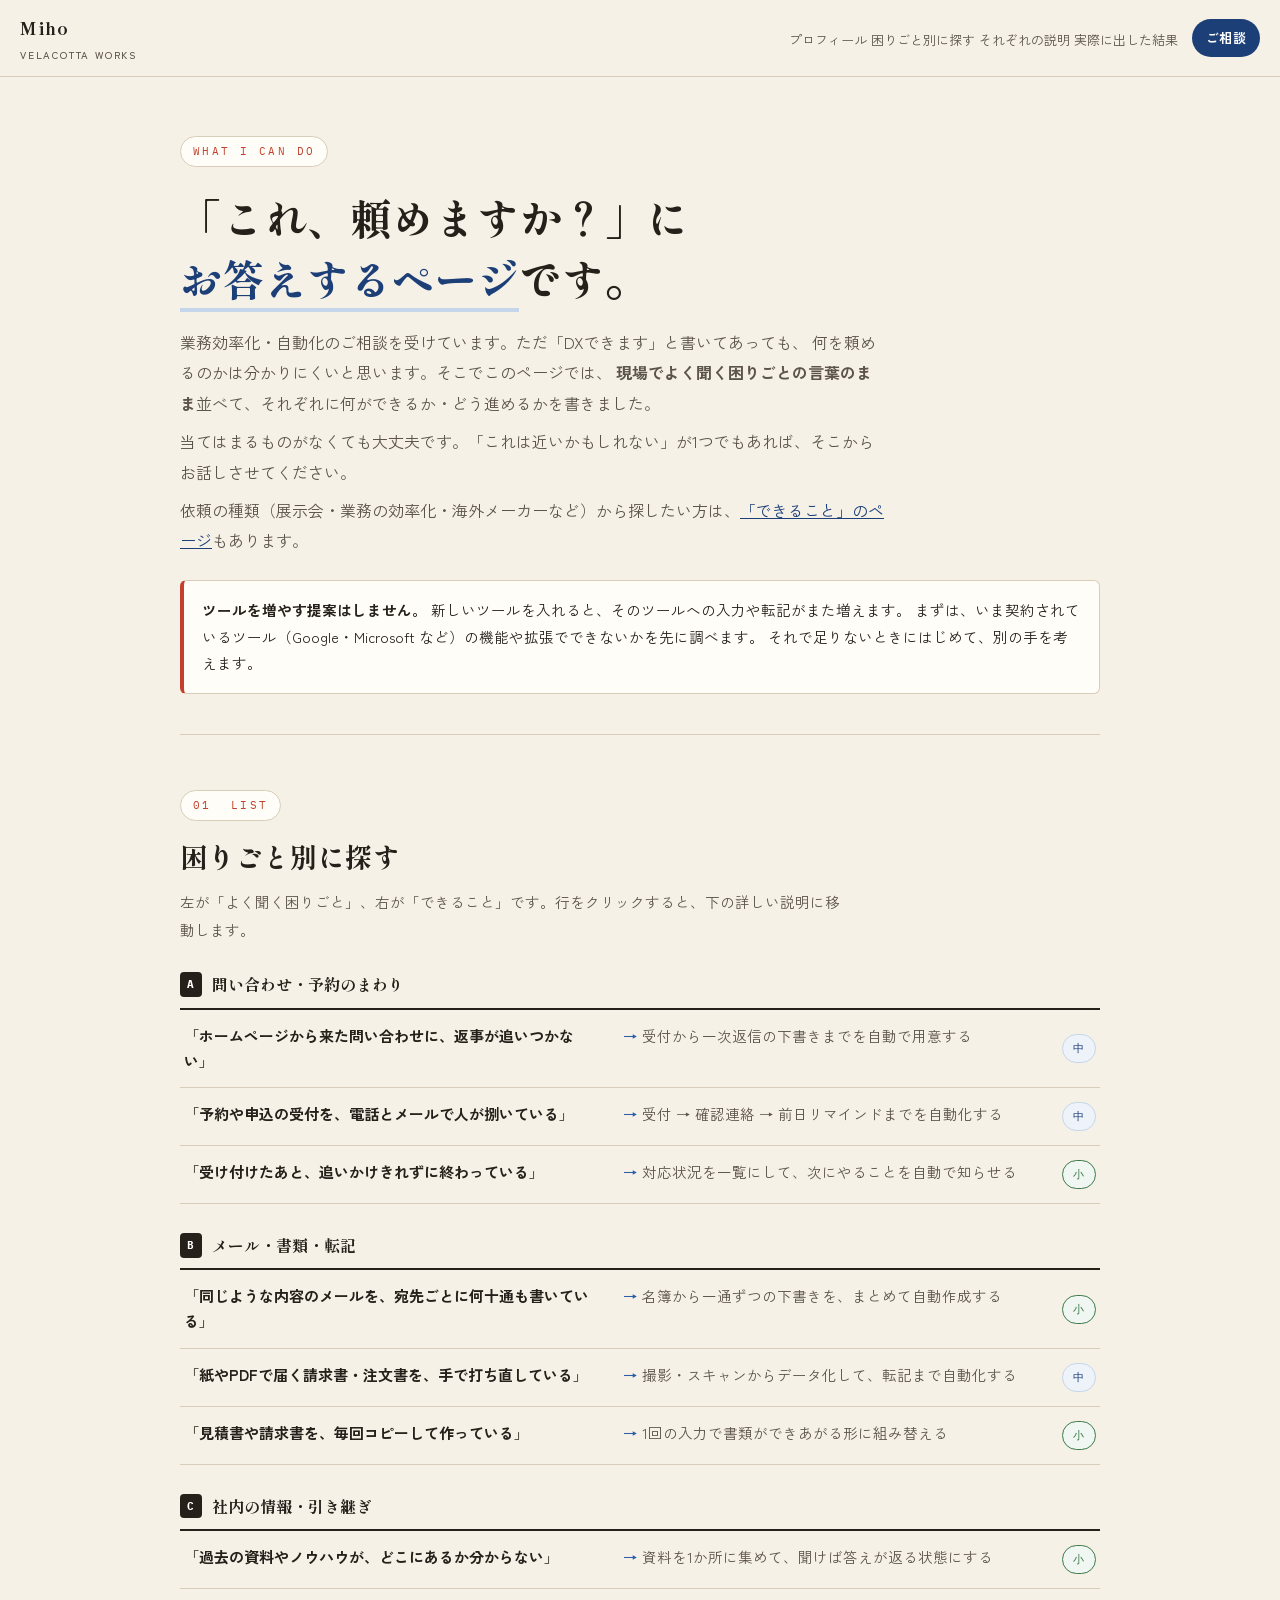
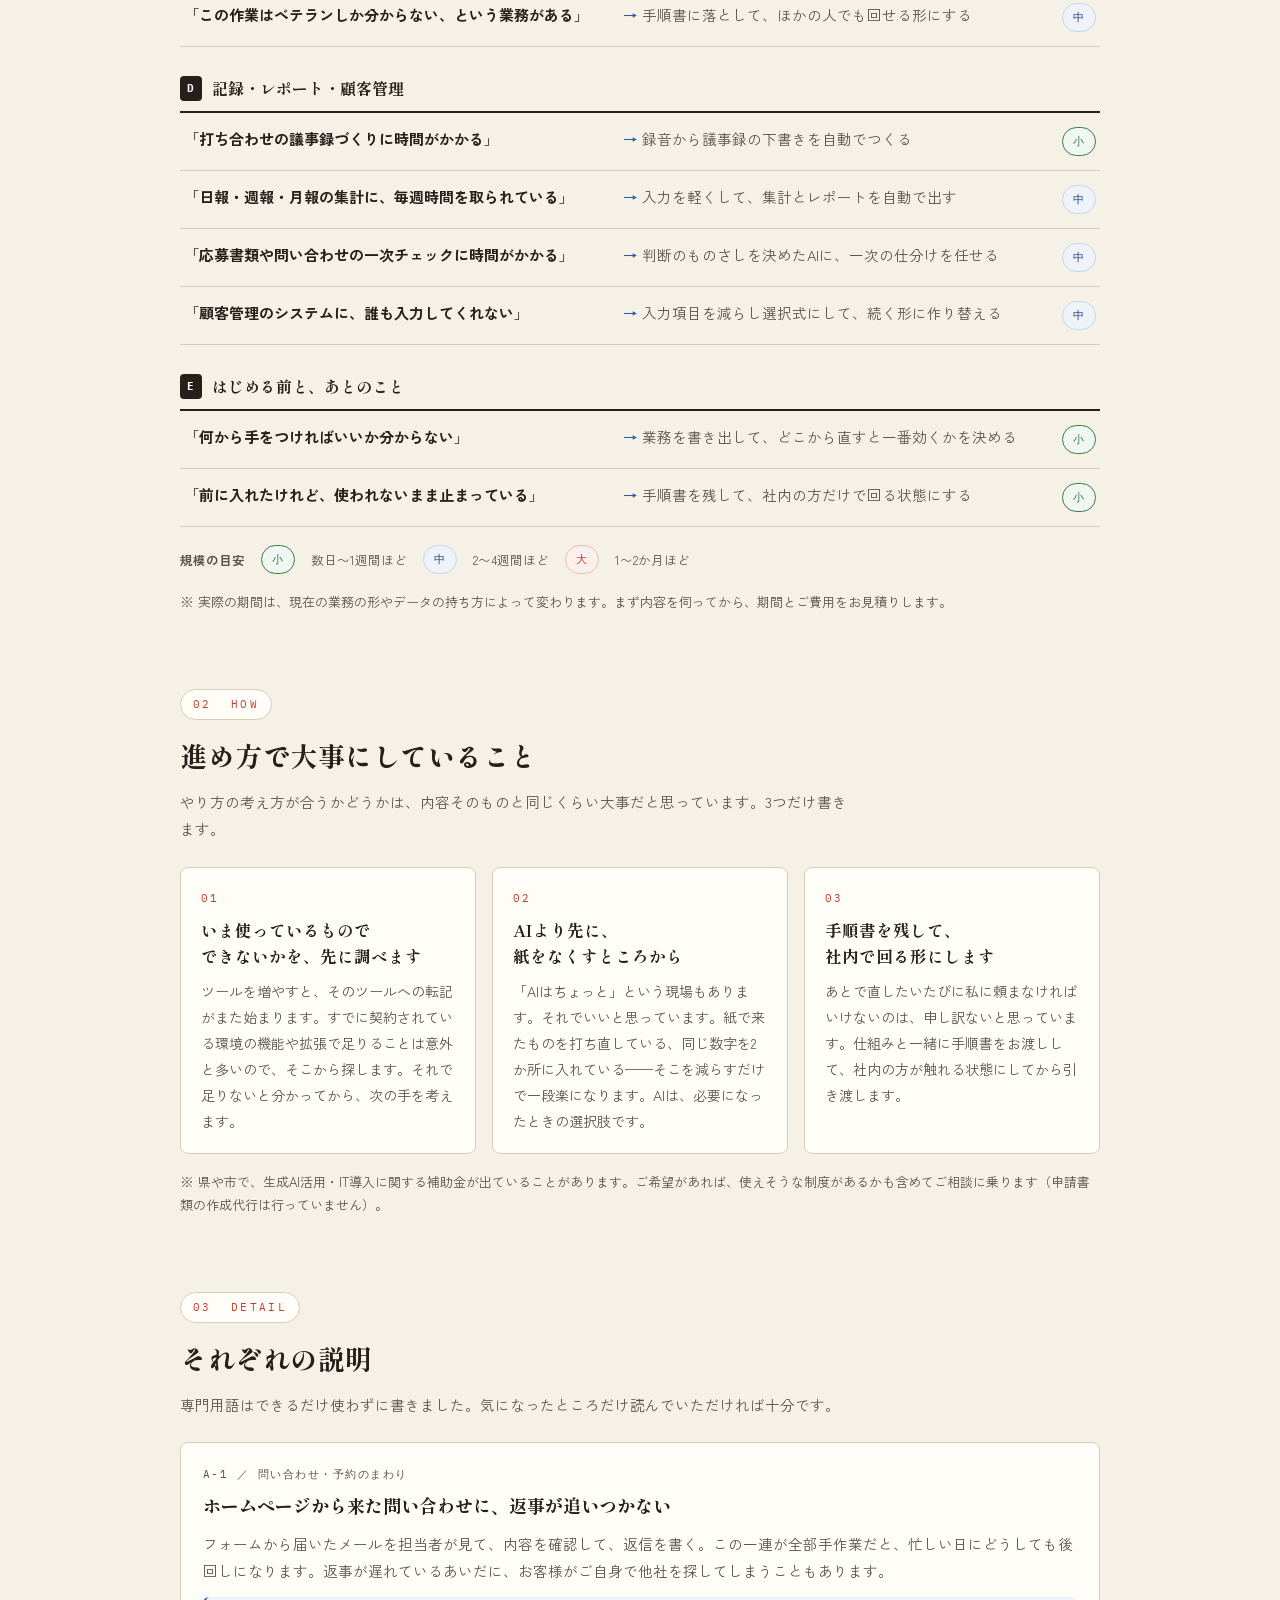
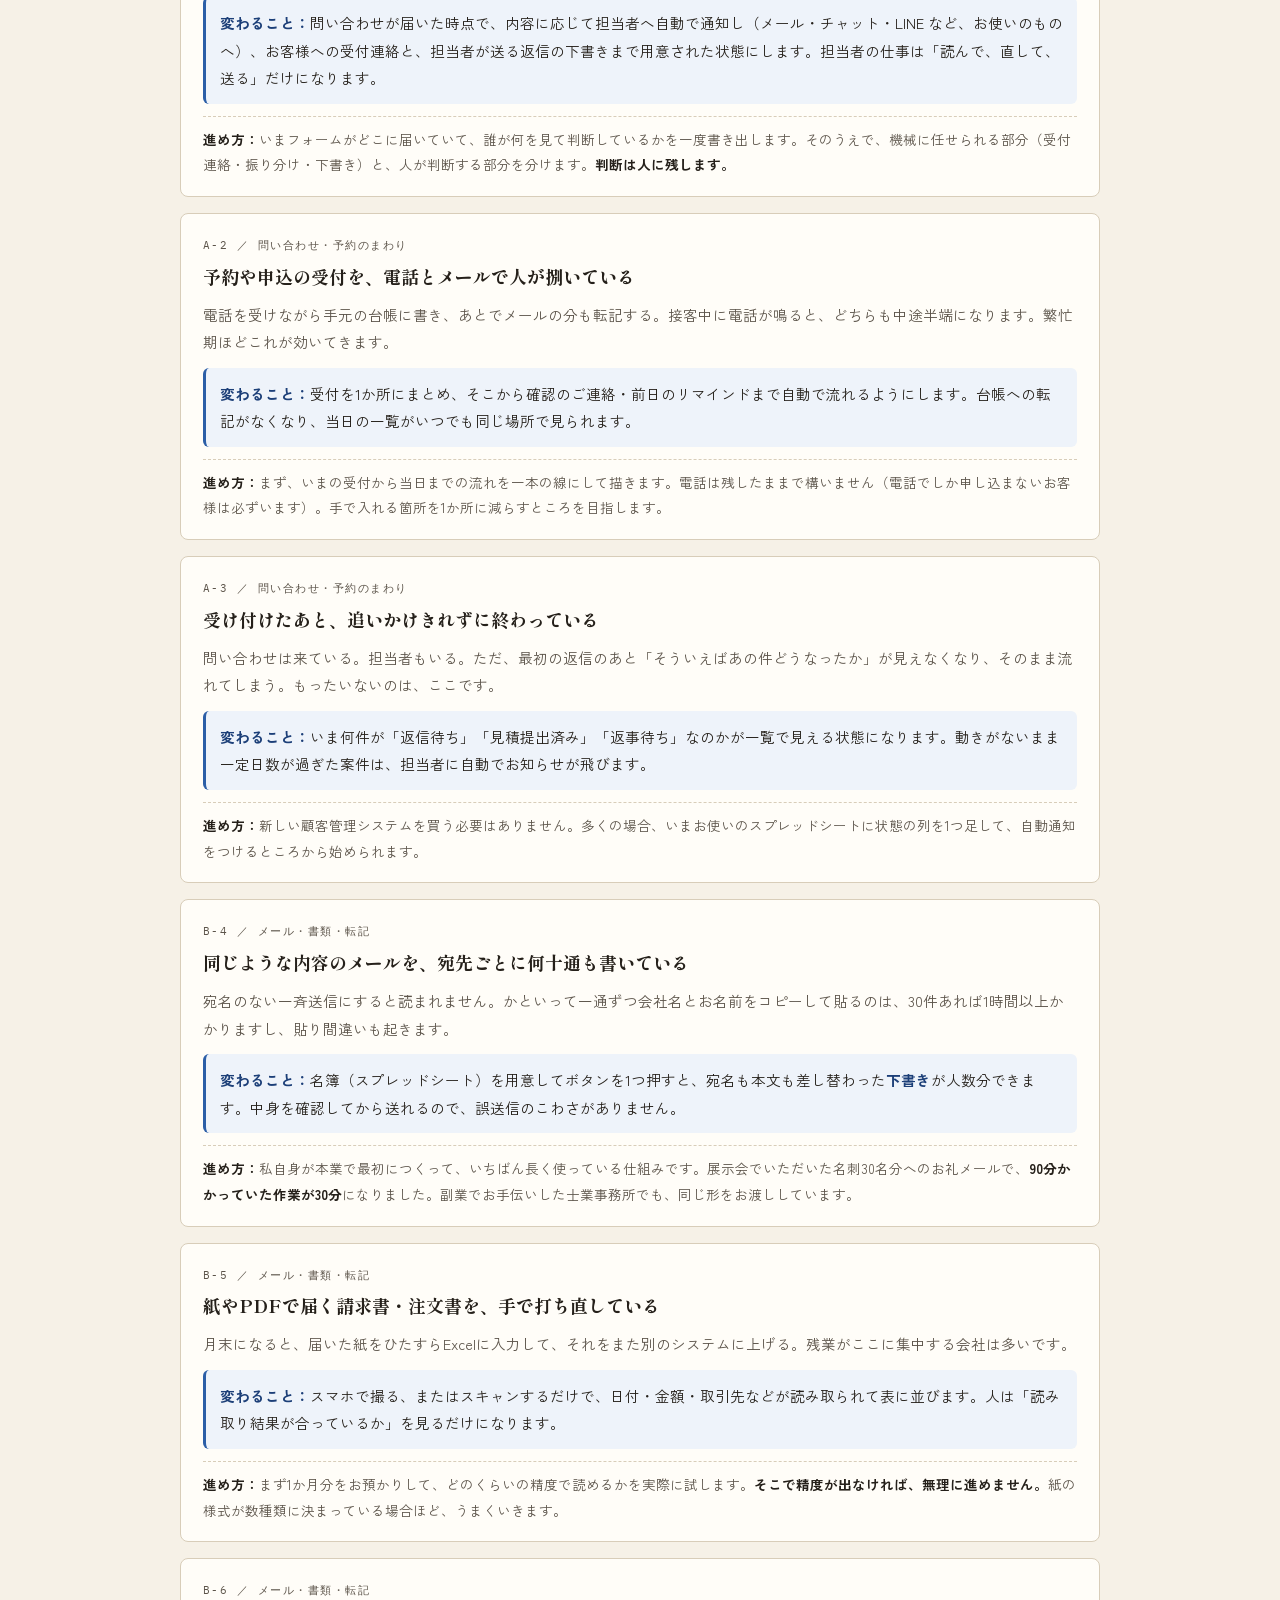
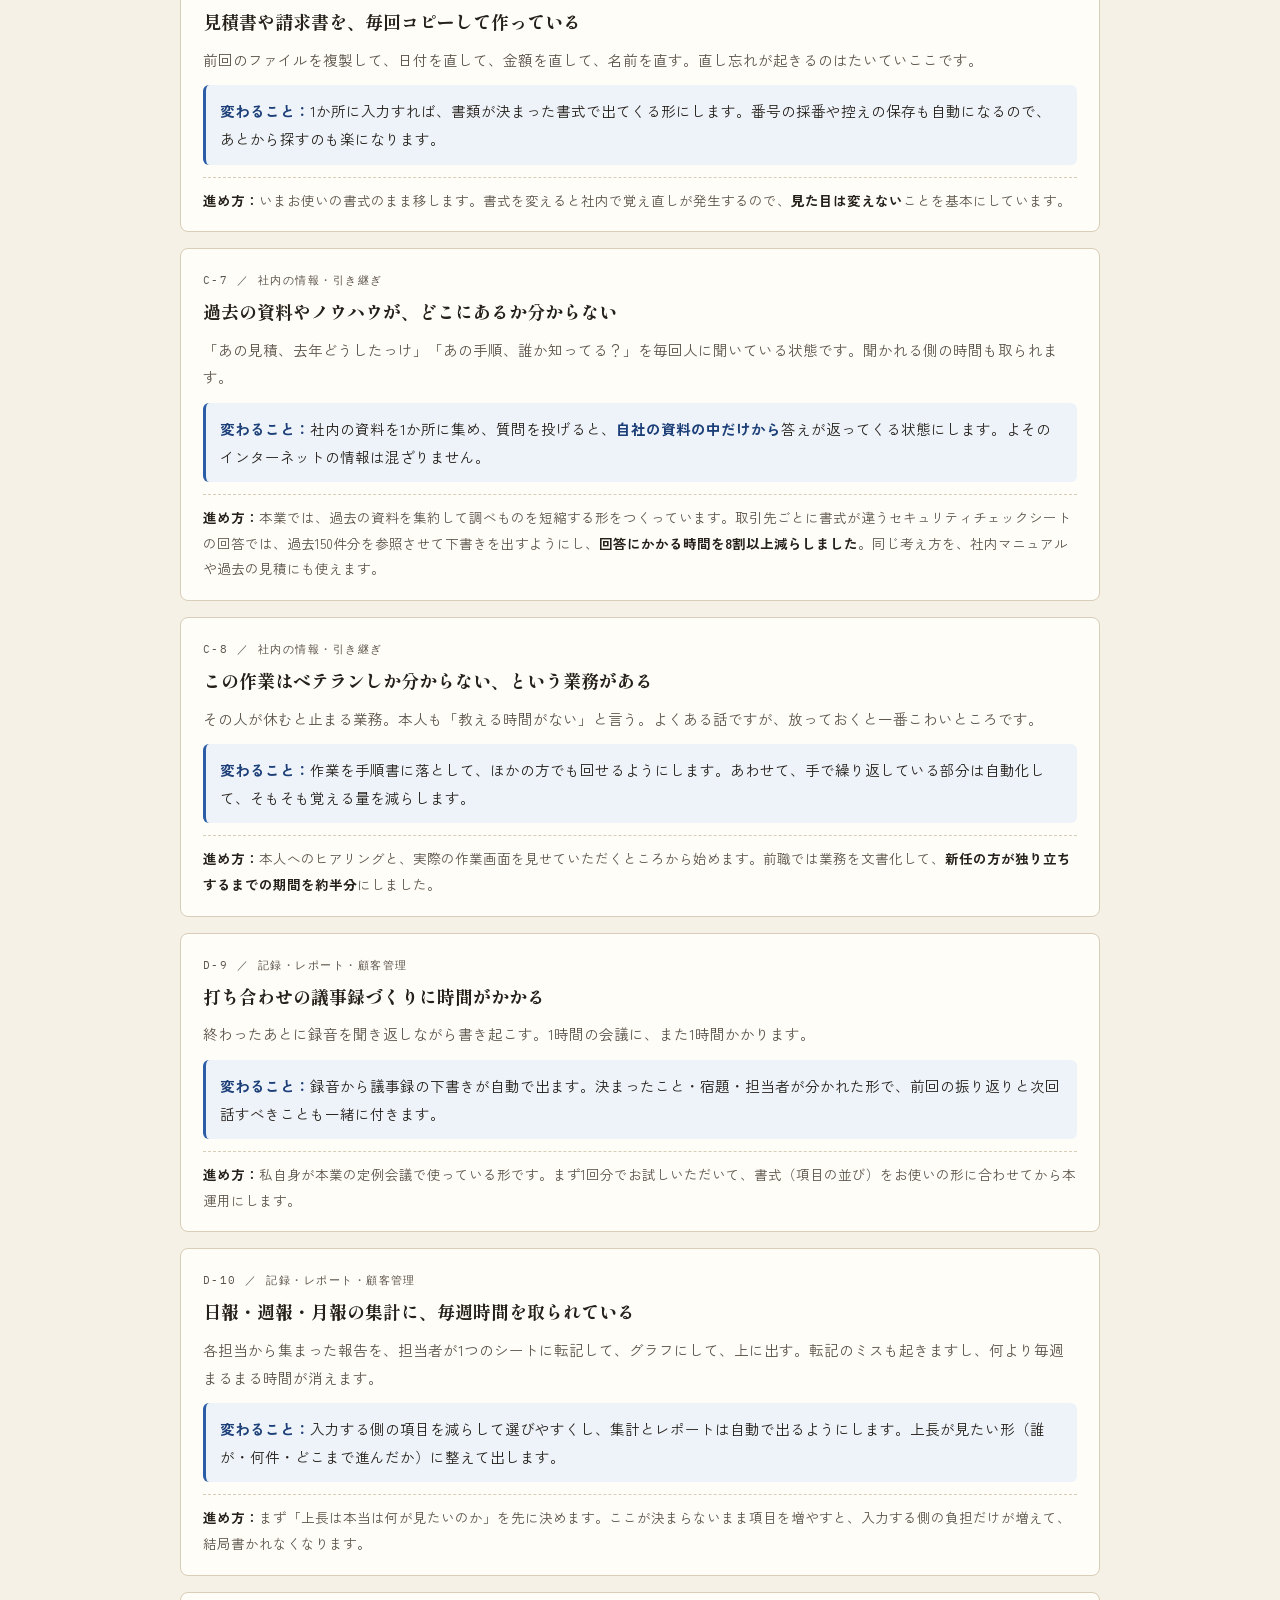
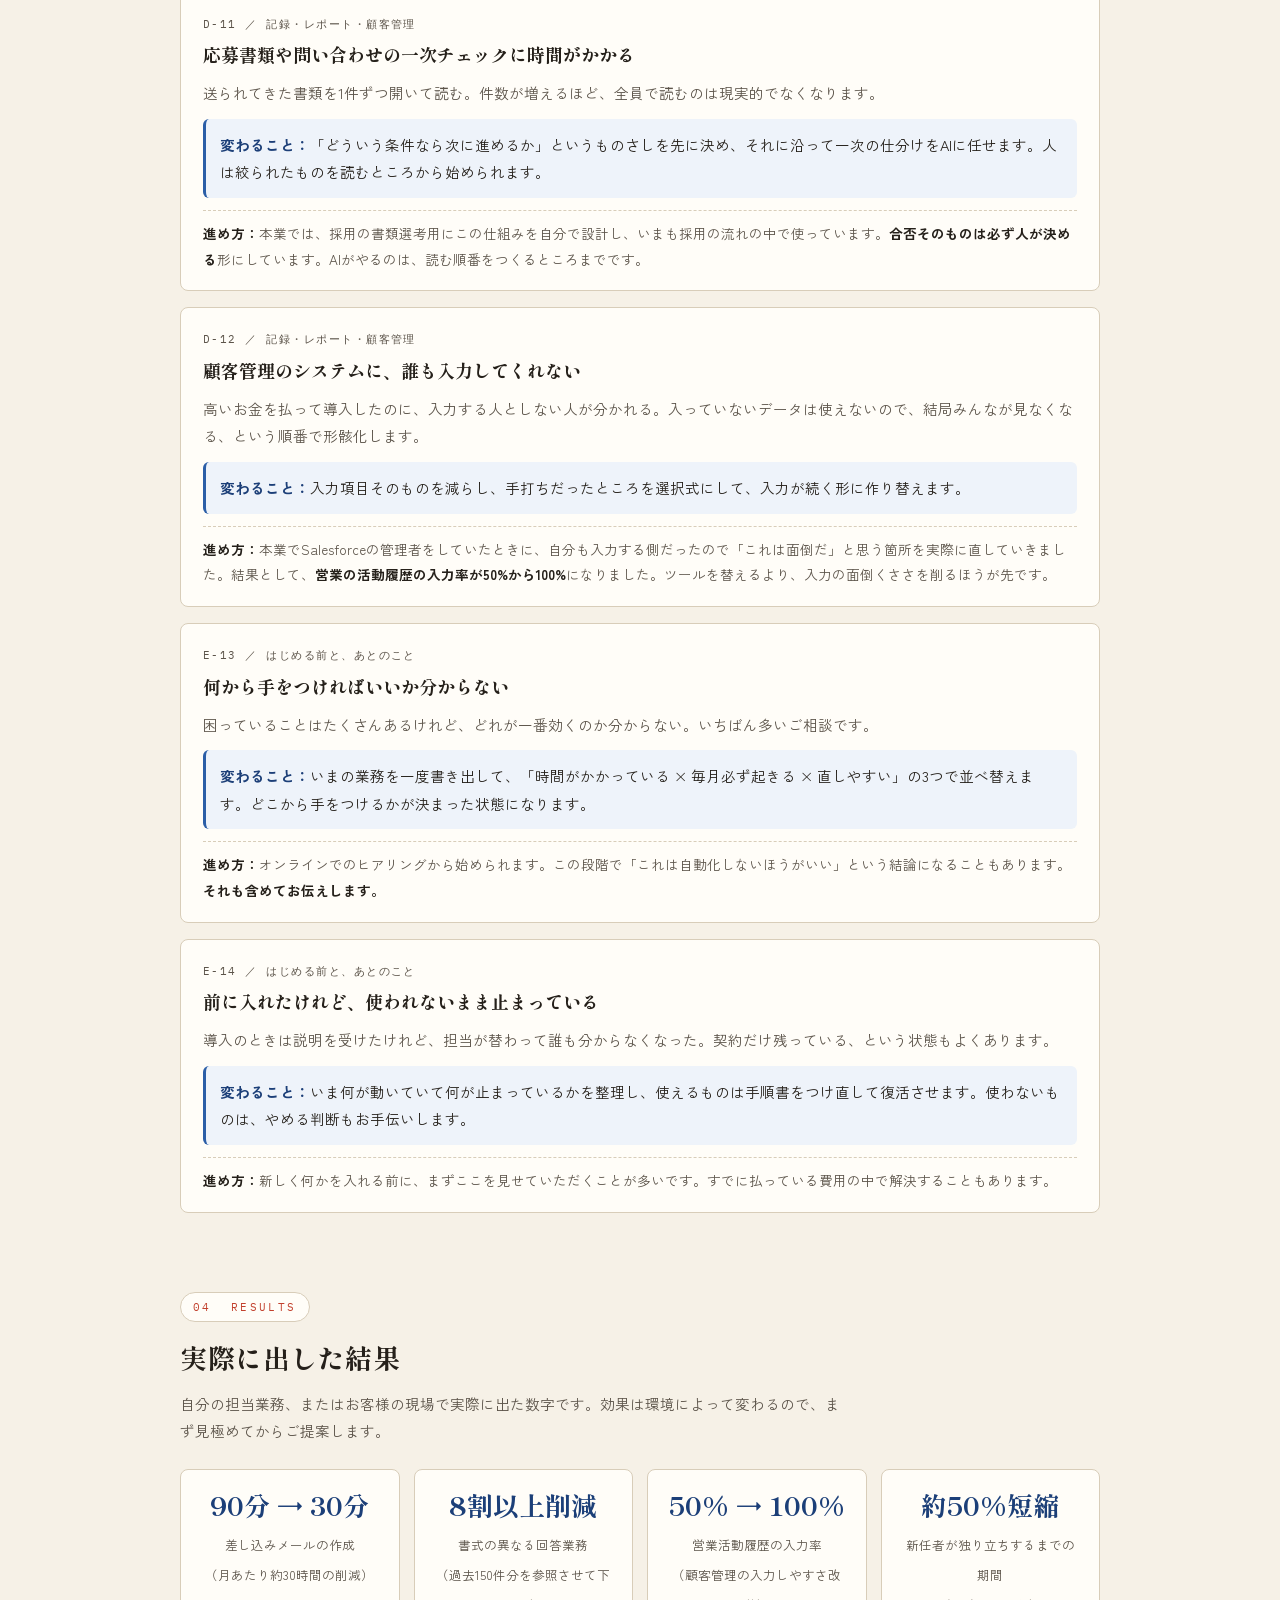
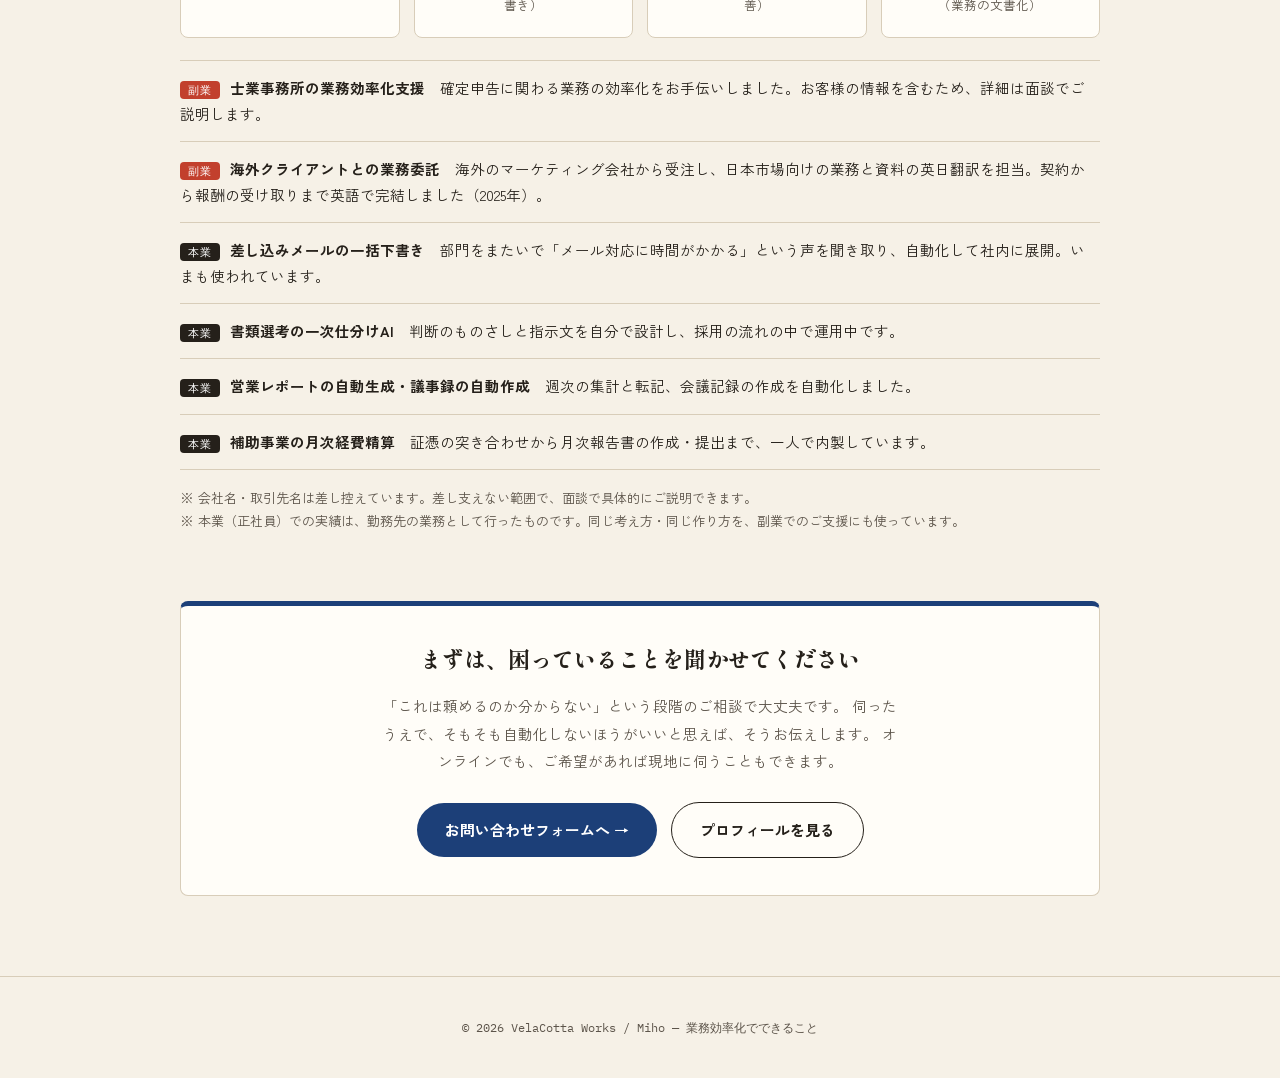
<file: can-do/index.html>
<!DOCTYPE html>
<html lang="ja">
<head>
<meta charset="UTF-8">
<meta name="viewport" content="width=device-width, initial-scale=1.0">
<title>困りごと別に探す ｜ 業務効率化でできること ｜ Miho / VelaCotta Works</title>
<meta name="description" content="「こういうことは頼めますか？」にお答えするページです。問い合わせ対応・予約受付・メール・書類の転記・議事録・レポート集計など、現場の困りごと別に、できることと進め方をまとめました。">
<meta property="og:type" content="website">
<meta property="og:url" content="https://velacotta-works.github.io/can-do/">
<meta property="og:site_name" content="VelaCotta Works">
<meta property="og:locale" content="ja_JP">
<meta property="og:title" content="困りごと別に探す ｜ 業務効率化でできること ｜ Miho / VelaCotta Works">
<meta property="og:description" content="困りごと別に「できること」と「進め方」をまとめました。新しいツールを増やす前に、いま使っているもので減らせないかから考えます。">
<meta property="og:image" content="https://velacotta-works.github.io/can-do/ogp.png">
<meta property="og:image:alt" content="困りごと別に探す — 「これ、頼めますか？」にお答えするページです。VelaCotta Works / Miho">
<meta property="og:image:width" content="1200">
<meta property="og:image:height" content="630">
<meta name="twitter:card" content="summary_large_image">
<meta name="twitter:title" content="困りごと別に探す ｜ 業務効率化でできること ｜ Miho / VelaCotta Works">
<meta name="twitter:description" content="困りごと別に「できること」と「進め方」をまとめました。">
<meta name="twitter:image" content="https://velacotta-works.github.io/can-do/ogp.png">
<link rel="preconnect" href="https://fonts.googleapis.com">
<link rel="preconnect" href="https://fonts.gstatic.com" crossorigin>
<link href="https://fonts.googleapis.com/css2?family=Shippori+Mincho+B1:wght@600;700;800&family=Zen+Kaku+Gothic+New:wght@400;500;700&family=IBM+Plex+Mono:wght@400;500&display=swap" rel="stylesheet">
<style>
:root{
  --paper:#f6f1e7; --paper-deep:#efe7d8; --card:#fffdf8;
  --ink:#25201a; --ink-soft:#5c544a; --line:#d8cdb9;
  --sns:#c2402d;      /* 朱 */
  --azul:#2b5ea7; --azul-deep:#1c3f78; --azul-pale:#c5d5ea;  /* 瑠璃 */
  --matsu:#3c7a4a;    /* 松葉 */
  --serif:"Shippori Mincho B1","Hiragino Mincho ProN",serif;
  --sans:"Zen Kaku Gothic New","Hiragino Kaku Gothic ProN",sans-serif;
  --mono:"IBM Plex Mono","Menlo",monospace;
}
*{box-sizing:border-box}
html{scroll-behavior:smooth;scroll-padding-top:76px}
body{
  margin:0; background:var(--paper); color:var(--ink);
  font-family:var(--sans); font-size:16px; line-height:1.9;
  -webkit-font-smoothing:antialiased;
}
a{color:var(--azul-deep)}

/* ---- top nav ---- */
.topnav{
  position:sticky; top:0; z-index:50;
  display:flex; align-items:center; justify-content:space-between; gap:16px;
  padding:12px 20px; background:rgba(246,241,231,.94);
  backdrop-filter:blur(8px); border-bottom:1px solid var(--line);
}
.topnav .logo{font-family:var(--serif);font-weight:800;font-size:17px;letter-spacing:.04em}
.topnav .logo small{
  display:block;font-family:var(--sans);font-weight:500;font-size:10px;
  letter-spacing:.18em;color:var(--ink-soft);margin-top:1px
}
.topnav nav{display:flex;align-items:center;gap:14px;flex-wrap:wrap;justify-content:flex-end}
.topnav a{font-size:13px;text-decoration:none;color:var(--ink-soft)}
.topnav a:hover{color:var(--ink)}
.topnav a.cta{
  padding:7px 14px;border-radius:999px;background:var(--azul-deep);color:#fff;
  font-weight:700;letter-spacing:.02em
}

.wrap{max-width:960px;margin:0 auto;padding:0 20px 80px}

/* ---- hero ---- */
.hero{padding:56px 0 40px;border-bottom:1px solid var(--line)}
.kicker{
  display:inline-block;font-family:var(--mono);font-size:11px;letter-spacing:.22em;
  color:var(--sns);border:1px solid var(--line);border-radius:999px;padding:4px 12px;background:var(--card)
}
.hero h1{
  font-family:var(--serif);font-size:clamp(28px,5.2vw,42px);line-height:1.45;
  margin:20px 0 18px;font-weight:800;letter-spacing:.01em
}
.hero h1 em{font-style:normal;color:var(--azul-deep);border-bottom:4px solid var(--azul-pale)}
.lede{max-width:44em;color:var(--ink-soft);margin:0 0 8px}
.hero-note{
  margin-top:24px;padding:16px 18px;background:var(--card);
  border:1px solid var(--line);border-left:4px solid var(--sns);border-radius:6px;
  font-size:14.5px;line-height:1.85
}

/* ---- section ---- */
.block{padding:52px 0 8px}
.block-head{margin-bottom:24px}
.block-head h2{
  font-family:var(--serif);font-size:clamp(21px,3.4vw,27px);font-weight:800;
  margin:10px 0 6px;letter-spacing:.02em
}
.block-head p{margin:0;color:var(--ink-soft);font-size:14.5px;max-width:46em}

/* ---- 早見表 ---- */
.grp{margin:26px 0 0}
.grp-title{
  display:flex;align-items:center;gap:10px;
  font-family:var(--serif);font-weight:700;font-size:16px;
  padding-bottom:8px;border-bottom:2px solid var(--ink);margin-bottom:0
}
.grp-title .n{
  font-family:var(--mono);font-size:11px;color:#fff;background:var(--ink);
  border-radius:4px;padding:2px 7px;letter-spacing:.06em
}
.row{
  display:grid;grid-template-columns:1fr 1fr auto;gap:10px 20px;align-items:start;
  padding:14px 4px;border-bottom:1px solid var(--line);text-decoration:none;color:inherit
}
.row:hover{background:var(--paper-deep)}
.row .q{font-weight:700;font-size:15px;line-height:1.65}
.row .q::before{content:"「";color:var(--ink-soft)}
.row .q::after{content:"」";color:var(--ink-soft)}
.row .a{font-size:14.5px;color:var(--ink-soft);line-height:1.7}
.row .a::before{content:"→ ";color:var(--azul);font-weight:700}
.size{
  flex:none;align-self:center;font-family:var(--mono);font-size:11px;letter-spacing:.08em;
  border-radius:999px;padding:3px 10px;white-space:nowrap;border:1px solid
}
.s-s{color:var(--matsu);border-color:var(--matsu);background:#f0f6f1}
.s-m{color:var(--azul-deep);border-color:var(--azul-pale);background:#eef3fa}
.s-l{color:var(--sns);border-color:#e6bdb5;background:#fbf0ee}
.legend{
  margin-top:18px;font-size:12.5px;color:var(--ink-soft);
  display:flex;gap:16px;flex-wrap:wrap;align-items:center
}

/* ---- 進め方 ---- */
.stance{display:grid;grid-template-columns:repeat(auto-fit,minmax(250px,1fr));gap:16px}
.stance div{
  background:var(--card);border:1px solid var(--line);border-radius:8px;padding:20px 20px 18px
}
.stance h3{
  font-family:var(--serif);font-size:16.5px;margin:0 0 10px;font-weight:700;line-height:1.6
}
.stance .num{
  display:block;font-family:var(--mono);font-size:11px;letter-spacing:.2em;
  color:var(--sns);margin-bottom:8px
}
.stance p{margin:0;font-size:14px;color:var(--ink-soft);line-height:1.85}

/* ---- 解説 ---- */
.item{
  background:var(--card);border:1px solid var(--line);border-radius:8px;
  padding:22px 22px 18px;margin:16px 0
}
.item h3{
  font-family:var(--serif);font-size:18px;font-weight:800;margin:0 0 4px;line-height:1.6
}
.item .tag{
  font-family:var(--mono);font-size:10.5px;letter-spacing:.14em;color:var(--ink-soft);
  display:block;margin-bottom:6px
}
.item p{margin:10px 0 0;font-size:14.5px;line-height:1.9}
.item .before{color:var(--ink-soft)}
.item .after{
  margin-top:12px;padding:12px 14px;background:#eef3fa;border-radius:6px;
  border-left:3px solid var(--azul);font-size:14.5px
}
.item .after b{color:var(--azul-deep)}
.item .how{
  margin-top:12px;font-size:13.5px;color:var(--ink-soft);
  padding-top:10px;border-top:1px dashed var(--line)
}
.item .how b{color:var(--ink);font-weight:700}

/* ---- 実績 ---- */
.nums{display:grid;grid-template-columns:repeat(auto-fit,minmax(210px,1fr));gap:14px;margin-bottom:22px}
.nums div{
  background:var(--card);border:1px solid var(--line);border-radius:8px;padding:18px;text-align:center
}
.nums .big{
  display:block;font-family:var(--serif);font-size:26px;font-weight:800;
  color:var(--azul-deep);line-height:1.3;margin-bottom:6px
}
.nums .lbl{font-size:12.5px;color:var(--ink-soft);line-height:1.65}
.works{border-top:1px solid var(--line)}
.works li{
  list-style:none;padding:14px 0;border-bottom:1px solid var(--line);font-size:14.5px;line-height:1.8
}
.works ul{margin:0;padding:0}
.badge{
  font-family:var(--mono);font-size:10.5px;letter-spacing:.1em;border-radius:4px;
  padding:2px 8px;margin-right:10px;white-space:nowrap
}
.b-side{background:var(--sns);color:#fff}
.b-main{background:var(--ink);color:#fff}
.note{font-size:13px;color:var(--ink-soft);margin-top:16px;line-height:1.8}

/* ---- CTA ---- */
.cta-box{
  margin-top:48px;background:var(--card);border:1px solid var(--line);
  border-top:5px solid var(--azul-deep);border-radius:8px;padding:32px 26px;text-align:center
}
.cta-box h2{font-family:var(--serif);font-size:22px;margin:0 0 12px;font-weight:800}
.cta-box p{margin:0 auto 22px;max-width:36em;font-size:14.5px;color:var(--ink-soft)}
.btn{
  display:inline-block;padding:13px 28px;border-radius:999px;text-decoration:none;
  font-weight:700;font-size:15px;margin:5px
}
.btn-primary{background:var(--azul-deep);color:#fff}
.btn-ghost{border:1px solid var(--ink);color:var(--ink)}
footer{
  border-top:1px solid var(--line);padding:28px 20px;text-align:center;
  font-family:var(--mono);font-size:11.5px;color:var(--ink-soft)
}

@media(max-width:640px){
  .row{grid-template-columns:1fr;gap:6px}
  .size{align-self:start;justify-self:start}
  .topnav .links{display:none}
}
@media print{
  .topnav,.cta-box .btn{display:none}
  body{background:#fff;font-size:11pt}
  .item,.stance div,.nums div{break-inside:avoid}
}

  /* ───────── ロゴをトップへのリンクに ＋ 「先頭に戻る」ボタン ───────── */
  .topnav a.logo { text-decoration: none; color: inherit; display: inline-block; }
  .topnav a.logo:hover { color: inherit; opacity: .72; }
  .to-top {
    position: fixed; right: 20px; bottom: 20px; z-index: 200;
    width: 46px; height: 46px; border-radius: 50%;
    border: 1px solid var(--line); background: rgba(255,253,248,.92);
    color: var(--ink); font-size: 17px; line-height: 1; cursor: pointer;
    display: grid; place-items: center;
    box-shadow: 0 2px 10px rgba(40,20,10,.12); backdrop-filter: blur(6px);
    opacity: 0; visibility: hidden; transform: translateY(8px);
    transition: opacity .2s, visibility .2s, transform .2s, border-color .15s, color .15s;
  }
  .to-top.show { opacity: 1; visibility: visible; transform: none; }
  .to-top:hover { border-color: var(--sns); color: var(--sns); }
  @media (max-width: 480px) { .to-top { right: 14px; bottom: 14px; width: 42px; height: 42px; } }
  @media print { .to-top { display: none; } }
</style>
</head>
<body>

<div class="topnav">
  <a href="https://velacotta-works.github.io/" class="logo" aria-label="トップページへ">Miho <small>VELACOTTA WORKS</small></a>
  <nav>
    <span class="links">
      <a href="https://velacotta-works.github.io/">プロフィール</a>
      <a href="#list">困りごと別に探す</a>
      <a href="#detail">それぞれの説明</a>
      <a href="#jisseki">実際に出した結果</a>
    </span>
    <a href="https://docs.google.com/forms/d/1-MzFBNA1icIArQNUmUfvRYeAbYsF1Q8TVnbBryG-yg8/viewform" class="cta">ご相談</a>
  </nav>
</div>

<div class="wrap">

  <header class="hero">
    <span class="kicker">WHAT I CAN DO</span>
    <h1>「これ、頼めますか？」に<br><em>お答えするページ</em>です。</h1>
    <p class="lede">
      業務効率化・自動化のご相談を受けています。ただ「DXできます」と書いてあっても、
      何を頼めるのかは分かりにくいと思います。そこでこのページでは、
      <b>現場でよく聞く困りごとの言葉のまま</b>並べて、それぞれに何ができるか・どう進めるかを書きました。
    </p>
    <p class="lede">
      当てはまるものがなくても大丈夫です。「これは近いかもしれない」が1つでもあれば、そこからお話しさせてください。
    </p>
    <p class="lede">依頼の種類（展示会・業務の効率化・海外メーカーなど）から探したい方は、<a href="/services/">「できること」のページ</a>もあります。</p>
    <div class="hero-note">
      <b>ツールを増やす提案はしません。</b>
      新しいツールを入れると、そのツールへの入力や転記がまた増えます。
      まずは、いま契約されているツール（Google・Microsoft など）の機能や拡張でできないかを先に調べます。
      それで足りないときにはじめて、別の手を考えます。
    </div>
  </header>

  <!-- ========== 早見表 ========== -->
  <section class="block" id="list">
    <div class="block-head">
      <span class="kicker">01 &nbsp;LIST</span>
      <h2>困りごと別に探す</h2>
      <p>左が「よく聞く困りごと」、右が「できること」です。行をクリックすると、下の詳しい説明に移動します。</p>
    </div>

    <div class="grp">
      <div class="grp-title"><span class="n">A</span>問い合わせ・予約のまわり</div>
      <a class="row" href="#a1">
        <span class="q">ホームページから来た問い合わせに、返事が追いつかない</span>
        <span class="a">受付から一次返信の下書きまでを自動で用意する</span>
        <span class="size s-m">中</span>
      </a>
      <a class="row" href="#a2">
        <span class="q">予約や申込の受付を、電話とメールで人が捌いている</span>
        <span class="a">受付 → 確認連絡 → 前日リマインドまでを自動化する</span>
        <span class="size s-m">中</span>
      </a>
      <a class="row" href="#a3">
        <span class="q">受け付けたあと、追いかけきれずに終わっている</span>
        <span class="a">対応状況を一覧にして、次にやることを自動で知らせる</span>
        <span class="size s-s">小</span>
      </a>
    </div>

    <div class="grp">
      <div class="grp-title"><span class="n">B</span>メール・書類・転記</div>
      <a class="row" href="#a4">
        <span class="q">同じような内容のメールを、宛先ごとに何十通も書いている</span>
        <span class="a">名簿から一通ずつの下書きを、まとめて自動作成する</span>
        <span class="size s-s">小</span>
      </a>
      <a class="row" href="#a5">
        <span class="q">紙やPDFで届く請求書・注文書を、手で打ち直している</span>
        <span class="a">撮影・スキャンからデータ化して、転記まで自動化する</span>
        <span class="size s-m">中</span>
      </a>
      <a class="row" href="#a6">
        <span class="q">見積書や請求書を、毎回コピーして作っている</span>
        <span class="a">1回の入力で書類ができあがる形に組み替える</span>
        <span class="size s-s">小</span>
      </a>
    </div>

    <div class="grp">
      <div class="grp-title"><span class="n">C</span>社内の情報・引き継ぎ</div>
      <a class="row" href="#a7">
        <span class="q">過去の資料やノウハウが、どこにあるか分からない</span>
        <span class="a">資料を1か所に集めて、聞けば答えが返る状態にする</span>
        <span class="size s-s">小</span>
      </a>
      <a class="row" href="#a8">
        <span class="q">この作業はベテランしか分からない、という業務がある</span>
        <span class="a">手順書に落として、ほかの人でも回せる形にする</span>
        <span class="size s-m">中</span>
      </a>
    </div>

    <div class="grp">
      <div class="grp-title"><span class="n">D</span>記録・レポート・顧客管理</div>
      <a class="row" href="#a9">
        <span class="q">打ち合わせの議事録づくりに時間がかかる</span>
        <span class="a">録音から議事録の下書きを自動でつくる</span>
        <span class="size s-s">小</span>
      </a>
      <a class="row" href="#a10">
        <span class="q">日報・週報・月報の集計に、毎週時間を取られている</span>
        <span class="a">入力を軽くして、集計とレポートを自動で出す</span>
        <span class="size s-m">中</span>
      </a>
      <a class="row" href="#a11">
        <span class="q">応募書類や問い合わせの一次チェックに時間がかかる</span>
        <span class="a">判断のものさしを決めたAIに、一次の仕分けを任せる</span>
        <span class="size s-m">中</span>
      </a>
      <a class="row" href="#a12">
        <span class="q">顧客管理のシステムに、誰も入力してくれない</span>
        <span class="a">入力項目を減らし選択式にして、続く形に作り替える</span>
        <span class="size s-m">中</span>
      </a>
    </div>

    <div class="grp">
      <div class="grp-title"><span class="n">E</span>はじめる前と、あとのこと</div>
      <a class="row" href="#a13">
        <span class="q">何から手をつければいいか分からない</span>
        <span class="a">業務を書き出して、どこから直すと一番効くかを決める</span>
        <span class="size s-s">小</span>
      </a>
      <a class="row" href="#a14">
        <span class="q">前に入れたけれど、使われないまま止まっている</span>
        <span class="a">手順書を残して、社内の方だけで回る状態にする</span>
        <span class="size s-s">小</span>
      </a>
    </div>

    <div class="legend">
      <span><b>規模の目安</b></span>
      <span class="size s-s">小</span> 数日〜1週間ほど
      <span class="size s-m">中</span> 2〜4週間ほど
      <span class="size s-l">大</span> 1〜2か月ほど
    </div>
    <p class="note">
      ※ 実際の期間は、現在の業務の形やデータの持ち方によって変わります。まず内容を伺ってから、期間とご費用をお見積りします。
    </p>
  </section>

  <!-- ========== 進め方 ========== -->
  <section class="block">
    <div class="block-head">
      <span class="kicker">02 &nbsp;HOW</span>
      <h2>進め方で大事にしていること</h2>
      <p>やり方の考え方が合うかどうかは、内容そのものと同じくらい大事だと思っています。3つだけ書きます。</p>
    </div>
    <div class="stance">
      <div>
        <span class="num">01</span>
        <h3>いま使っているもので<br>できないかを、先に調べます</h3>
        <p>ツールを増やすと、そのツールへの転記がまた始まります。すでに契約されている環境の機能や拡張で足りることは意外と多いので、そこから探します。それで足りないと分かってから、次の手を考えます。</p>
      </div>
      <div>
        <span class="num">02</span>
        <h3>AIより先に、<br>紙をなくすところから</h3>
        <p>「AIはちょっと」という現場もあります。それでいいと思っています。紙で来たものを打ち直している、同じ数字を2か所に入れている——そこを減らすだけで一段楽になります。AIは、必要になったときの選択肢です。</p>
      </div>
      <div>
        <span class="num">03</span>
        <h3>手順書を残して、<br>社内で回る形にします</h3>
        <p>あとで直したいたびに私に頼まなければいけないのは、申し訳ないと思っています。仕組みと一緒に手順書をお渡しして、社内の方が触れる状態にしてから引き渡します。</p>
      </div>
    </div>
    <p class="note">
      ※ 県や市で、生成AI活用・IT導入に関する補助金が出ていることがあります。ご希望があれば、使えそうな制度があるかも含めてご相談に乗ります（申請書類の作成代行は行っていません）。
    </p>
  </section>

  <!-- ========== 解説 ========== -->
  <section class="block" id="detail">
    <div class="block-head">
      <span class="kicker">03 &nbsp;DETAIL</span>
      <h2>それぞれの説明</h2>
      <p>専門用語はできるだけ使わずに書きました。気になったところだけ読んでいただければ十分です。</p>
    </div>

    <div class="item" id="a1">
      <span class="tag">A-1 ／ 問い合わせ・予約のまわり</span>
      <h3>ホームページから来た問い合わせに、返事が追いつかない</h3>
      <p class="before">フォームから届いたメールを担当者が見て、内容を確認して、返信を書く。この一連が全部手作業だと、忙しい日にどうしても後回しになります。返事が遅れているあいだに、お客様がご自身で他社を探してしまうこともあります。</p>
      <div class="after"><b>変わること：</b>問い合わせが届いた時点で、内容に応じて担当者へ自動で通知し（メール・チャット・LINE など、お使いのものへ）、お客様への受付連絡と、担当者が送る返信の下書きまで用意された状態にします。担当者の仕事は「読んで、直して、送る」だけになります。</div>
      <p class="how"><b>進め方：</b>いまフォームがどこに届いていて、誰が何を見て判断しているかを一度書き出します。そのうえで、機械に任せられる部分（受付連絡・振り分け・下書き）と、人が判断する部分を分けます。<b>判断は人に残します。</b></p>
    </div>

    <div class="item" id="a2">
      <span class="tag">A-2 ／ 問い合わせ・予約のまわり</span>
      <h3>予約や申込の受付を、電話とメールで人が捌いている</h3>
      <p class="before">電話を受けながら手元の台帳に書き、あとでメールの分も転記する。接客中に電話が鳴ると、どちらも中途半端になります。繁忙期ほどこれが効いてきます。</p>
      <div class="after"><b>変わること：</b>受付を1か所にまとめ、そこから確認のご連絡・前日のリマインドまで自動で流れるようにします。台帳への転記がなくなり、当日の一覧がいつでも同じ場所で見られます。</div>
      <p class="how"><b>進め方：</b>まず、いまの受付から当日までの流れを一本の線にして描きます。電話は残したままで構いません（電話でしか申し込まないお客様は必ずいます）。手で入れる箇所を1か所に減らすところを目指します。</p>
    </div>

    <div class="item" id="a3">
      <span class="tag">A-3 ／ 問い合わせ・予約のまわり</span>
      <h3>受け付けたあと、追いかけきれずに終わっている</h3>
      <p class="before">問い合わせは来ている。担当者もいる。ただ、最初の返信のあと「そういえばあの件どうなったか」が見えなくなり、そのまま流れてしまう。もったいないのは、ここです。</p>
      <div class="after"><b>変わること：</b>いま何件が「返信待ち」「見積提出済み」「返事待ち」なのかが一覧で見える状態になります。動きがないまま一定日数が過ぎた案件は、担当者に自動でお知らせが飛びます。</div>
      <p class="how"><b>進め方：</b>新しい顧客管理システムを買う必要はありません。多くの場合、いまお使いのスプレッドシートに状態の列を1つ足して、自動通知をつけるところから始められます。</p>
    </div>

    <div class="item" id="a4">
      <span class="tag">B-4 ／ メール・書類・転記</span>
      <h3>同じような内容のメールを、宛先ごとに何十通も書いている</h3>
      <p class="before">宛名のない一斉送信にすると読まれません。かといって一通ずつ会社名とお名前をコピーして貼るのは、30件あれば1時間以上かかりますし、貼り間違いも起きます。</p>
      <div class="after"><b>変わること：</b>名簿（スプレッドシート）を用意してボタンを1つ押すと、宛名も本文も差し替わった<b>下書き</b>が人数分できます。中身を確認してから送れるので、誤送信のこわさがありません。</div>
      <p class="how"><b>進め方：</b>私自身が本業で最初につくって、いちばん長く使っている仕組みです。展示会でいただいた名刺30名分へのお礼メールで、<b>90分かかっていた作業が30分</b>になりました。副業でお手伝いした士業事務所でも、同じ形をお渡ししています。</p>
    </div>

    <div class="item" id="a5">
      <span class="tag">B-5 ／ メール・書類・転記</span>
      <h3>紙やPDFで届く請求書・注文書を、手で打ち直している</h3>
      <p class="before">月末になると、届いた紙をひたすらExcelに入力して、それをまた別のシステムに上げる。残業がここに集中する会社は多いです。</p>
      <div class="after"><b>変わること：</b>スマホで撮る、またはスキャンするだけで、日付・金額・取引先などが読み取られて表に並びます。人は「読み取り結果が合っているか」を見るだけになります。</div>
      <p class="how"><b>進め方：</b>まず1か月分をお預かりして、どのくらいの精度で読めるかを実際に試します。<b>そこで精度が出なければ、無理に進めません。</b>紙の様式が数種類に決まっている場合ほど、うまくいきます。</p>
    </div>

    <div class="item" id="a6">
      <span class="tag">B-6 ／ メール・書類・転記</span>
      <h3>見積書や請求書を、毎回コピーして作っている</h3>
      <p class="before">前回のファイルを複製して、日付を直して、金額を直して、名前を直す。直し忘れが起きるのはたいていここです。</p>
      <div class="after"><b>変わること：</b>1か所に入力すれば、書類が決まった書式で出てくる形にします。番号の採番や控えの保存も自動になるので、あとから探すのも楽になります。</div>
      <p class="how"><b>進め方：</b>いまお使いの書式のまま移します。書式を変えると社内で覚え直しが発生するので、<b>見た目は変えない</b>ことを基本にしています。</p>
    </div>

    <div class="item" id="a7">
      <span class="tag">C-7 ／ 社内の情報・引き継ぎ</span>
      <h3>過去の資料やノウハウが、どこにあるか分からない</h3>
      <p class="before">「あの見積、去年どうしたっけ」「あの手順、誰か知ってる？」を毎回人に聞いている状態です。聞かれる側の時間も取られます。</p>
      <div class="after"><b>変わること：</b>社内の資料を1か所に集め、質問を投げると、<b>自社の資料の中だけから</b>答えが返ってくる状態にします。よそのインターネットの情報は混ざりません。</div>
      <p class="how"><b>進め方：</b>本業では、過去の資料を集約して調べものを短縮する形をつくっています。取引先ごとに書式が違うセキュリティチェックシートの回答では、過去150件分を参照させて下書きを出すようにし、<b>回答にかかる時間を8割以上減らしました</b>。同じ考え方を、社内マニュアルや過去の見積にも使えます。</p>
    </div>

    <div class="item" id="a8">
      <span class="tag">C-8 ／ 社内の情報・引き継ぎ</span>
      <h3>この作業はベテランしか分からない、という業務がある</h3>
      <p class="before">その人が休むと止まる業務。本人も「教える時間がない」と言う。よくある話ですが、放っておくと一番こわいところです。</p>
      <div class="after"><b>変わること：</b>作業を手順書に落として、ほかの方でも回せるようにします。あわせて、手で繰り返している部分は自動化して、そもそも覚える量を減らします。</div>
      <p class="how"><b>進め方：</b>本人へのヒアリングと、実際の作業画面を見せていただくところから始めます。前職では業務を文書化して、<b>新任の方が独り立ちするまでの期間を約半分</b>にしました。</p>
    </div>

    <div class="item" id="a9">
      <span class="tag">D-9 ／ 記録・レポート・顧客管理</span>
      <h3>打ち合わせの議事録づくりに時間がかかる</h3>
      <p class="before">終わったあとに録音を聞き返しながら書き起こす。1時間の会議に、また1時間かかります。</p>
      <div class="after"><b>変わること：</b>録音から議事録の下書きが自動で出ます。決まったこと・宿題・担当者が分かれた形で、前回の振り返りと次回話すべきことも一緒に付きます。</div>
      <p class="how"><b>進め方：</b>私自身が本業の定例会議で使っている形です。まず1回分でお試しいただいて、書式（項目の並び）をお使いの形に合わせてから本運用にします。</p>
    </div>

    <div class="item" id="a10">
      <span class="tag">D-10 ／ 記録・レポート・顧客管理</span>
      <h3>日報・週報・月報の集計に、毎週時間を取られている</h3>
      <p class="before">各担当から集まった報告を、担当者が1つのシートに転記して、グラフにして、上に出す。転記のミスも起きますし、何より毎週まるまる時間が消えます。</p>
      <div class="after"><b>変わること：</b>入力する側の項目を減らして選びやすくし、集計とレポートは自動で出るようにします。上長が見たい形（誰が・何件・どこまで進んだか）に整えて出します。</div>
      <p class="how"><b>進め方：</b>まず「上長は本当は何が見たいのか」を先に決めます。ここが決まらないまま項目を増やすと、入力する側の負担だけが増えて、結局書かれなくなります。</p>
    </div>

    <div class="item" id="a11">
      <span class="tag">D-11 ／ 記録・レポート・顧客管理</span>
      <h3>応募書類や問い合わせの一次チェックに時間がかかる</h3>
      <p class="before">送られてきた書類を1件ずつ開いて読む。件数が増えるほど、全員で読むのは現実的でなくなります。</p>
      <div class="after"><b>変わること：</b>「どういう条件なら次に進めるか」というものさしを先に決め、それに沿って一次の仕分けをAIに任せます。人は絞られたものを読むところから始められます。</div>
      <p class="how"><b>進め方：</b>本業では、採用の書類選考用にこの仕組みを自分で設計し、いまも採用の流れの中で使っています。<b>合否そのものは必ず人が決める</b>形にしています。AIがやるのは、読む順番をつくるところまでです。</p>
    </div>

    <div class="item" id="a12">
      <span class="tag">D-12 ／ 記録・レポート・顧客管理</span>
      <h3>顧客管理のシステムに、誰も入力してくれない</h3>
      <p class="before">高いお金を払って導入したのに、入力する人としない人が分かれる。入っていないデータは使えないので、結局みんなが見なくなる、という順番で形骸化します。</p>
      <div class="after"><b>変わること：</b>入力項目そのものを減らし、手打ちだったところを選択式にして、入力が続く形に作り替えます。</div>
      <p class="how"><b>進め方：</b>本業でSalesforceの管理者をしていたときに、自分も入力する側だったので「これは面倒だ」と思う箇所を実際に直していきました。結果として、<b>営業の活動履歴の入力率が50%から100%</b>になりました。ツールを替えるより、入力の面倒くささを削るほうが先です。</p>
    </div>

    <div class="item" id="a13">
      <span class="tag">E-13 ／ はじめる前と、あとのこと</span>
      <h3>何から手をつければいいか分からない</h3>
      <p class="before">困っていることはたくさんあるけれど、どれが一番効くのか分からない。いちばん多いご相談です。</p>
      <div class="after"><b>変わること：</b>いまの業務を一度書き出して、「時間がかかっている × 毎月必ず起きる × 直しやすい」の3つで並べ替えます。どこから手をつけるかが決まった状態になります。</div>
      <p class="how"><b>進め方：</b>オンラインでのヒアリングから始められます。この段階で「これは自動化しないほうがいい」という結論になることもあります。<b>それも含めてお伝えします。</b></p>
    </div>

    <div class="item" id="a14">
      <span class="tag">E-14 ／ はじめる前と、あとのこと</span>
      <h3>前に入れたけれど、使われないまま止まっている</h3>
      <p class="before">導入のときは説明を受けたけれど、担当が替わって誰も分からなくなった。契約だけ残っている、という状態もよくあります。</p>
      <div class="after"><b>変わること：</b>いま何が動いていて何が止まっているかを整理し、使えるものは手順書をつけ直して復活させます。使わないものは、やめる判断もお手伝いします。</div>
      <p class="how"><b>進め方：</b>新しく何かを入れる前に、まずここを見せていただくことが多いです。すでに払っている費用の中で解決することもあります。</p>
    </div>
  </section>

  <!-- ========== 実績 ========== -->
  <section class="block" id="jisseki">
    <div class="block-head">
      <span class="kicker">04 &nbsp;RESULTS</span>
      <h2>実際に出した結果</h2>
      <p>自分の担当業務、またはお客様の現場で実際に出た数字です。効果は環境によって変わるので、まず見極めてからご提案します。</p>
    </div>

    <div class="nums">
      <div>
        <span class="big">90分 → 30分</span>
        <span class="lbl">差し込みメールの作成<br>（月あたり約30時間の削減）</span>
      </div>
      <div>
        <span class="big">8割以上削減</span>
        <span class="lbl">書式の異なる回答業務<br>（過去150件分を参照させて下書き）</span>
      </div>
      <div>
        <span class="big">50% → 100%</span>
        <span class="lbl">営業活動履歴の入力率<br>（顧客管理の入力しやすさ改善）</span>
      </div>
      <div>
        <span class="big">約50%短縮</span>
        <span class="lbl">新任者が独り立ちするまでの期間<br>（業務の文書化）</span>
      </div>
    </div>

    <div class="works">
      <ul>
        <li><span class="badge b-side">副業</span><b>士業事務所の業務効率化支援</b>　確定申告に関わる業務の効率化をお手伝いしました。お客様の情報を含むため、詳細は面談でご説明します。</li>
        <li><span class="badge b-side">副業</span><b>海外クライアントとの業務委託</b>　海外のマーケティング会社から受注し、日本市場向けの業務と資料の英日翻訳を担当。契約から報酬の受け取りまで英語で完結しました（2025年）。</li>
        <li><span class="badge b-main">本業</span><b>差し込みメールの一括下書き</b>　部門をまたいで「メール対応に時間がかかる」という声を聞き取り、自動化して社内に展開。いまも使われています。</li>
        <li><span class="badge b-main">本業</span><b>書類選考の一次仕分けAI</b>　判断のものさしと指示文を自分で設計し、採用の流れの中で運用中です。</li>
        <li><span class="badge b-main">本業</span><b>営業レポートの自動生成・議事録の自動作成</b>　週次の集計と転記、会議記録の作成を自動化しました。</li>
        <li><span class="badge b-main">本業</span><b>補助事業の月次経費精算</b>　証憑の突き合わせから月次報告書の作成・提出まで、一人で内製しています。</li>
      </ul>
    </div>
    <p class="note">
      ※ 会社名・取引先名は差し控えています。差し支えない範囲で、面談で具体的にご説明できます。<br>
      ※ 本業（正社員）での実績は、勤務先の業務として行ったものです。同じ考え方・同じ作り方を、副業でのご支援にも使っています。
    </p>
  </section>

  <div class="cta-box">
    <h2>まずは、困っていることを聞かせてください</h2>
    <p>
      「これは頼めるのか分からない」という段階のご相談で大丈夫です。
      伺ったうえで、そもそも自動化しないほうがいいと思えば、そうお伝えします。
      オンラインでも、ご希望があれば現地に伺うこともできます。
    </p>
    <a class="btn btn-primary" href="https://docs.google.com/forms/d/1-MzFBNA1icIArQNUmUfvRYeAbYsF1Q8TVnbBryG-yg8/viewform">お問い合わせフォームへ →</a>
    <a class="btn btn-ghost" href="/profile/">プロフィールを見る</a>
  </div>

</div>

<footer>
  <p>© <span id="yr"></span> VelaCotta Works / Miho — 業務効率化でできること</p>
</footer>
<script>document.getElementById('yr').textContent=new Date().getFullYear();</script>

<button type="button" id="to-top" class="to-top" aria-label="ページの先頭に戻る">↑</button>
<script>
  (function () {
    var b = document.getElementById('to-top');
    if (!b) return;
    function onScroll() { b.classList.toggle('show', window.scrollY > 400); }
    window.addEventListener('scroll', onScroll, { passive: true });
    onScroll();
    b.addEventListener('click', function () {
      window.scrollTo({ top: 0, behavior: 'smooth' });
    });
    // トップページ内でロゴを押したときは再読み込みせずに先頭へスクロール
    var logo = document.querySelector('a.logo');
    if (logo) {
      logo.addEventListener('click', function (e) {
        var here = location.pathname.replace(/index\.html$/, '');
        if (here === '/' || here === '') {
          e.preventDefault();
          window.scrollTo({ top: 0, behavior: 'smooth' });
        }
      });
    }
  })();
  </script>
</body>
</html>
</file>
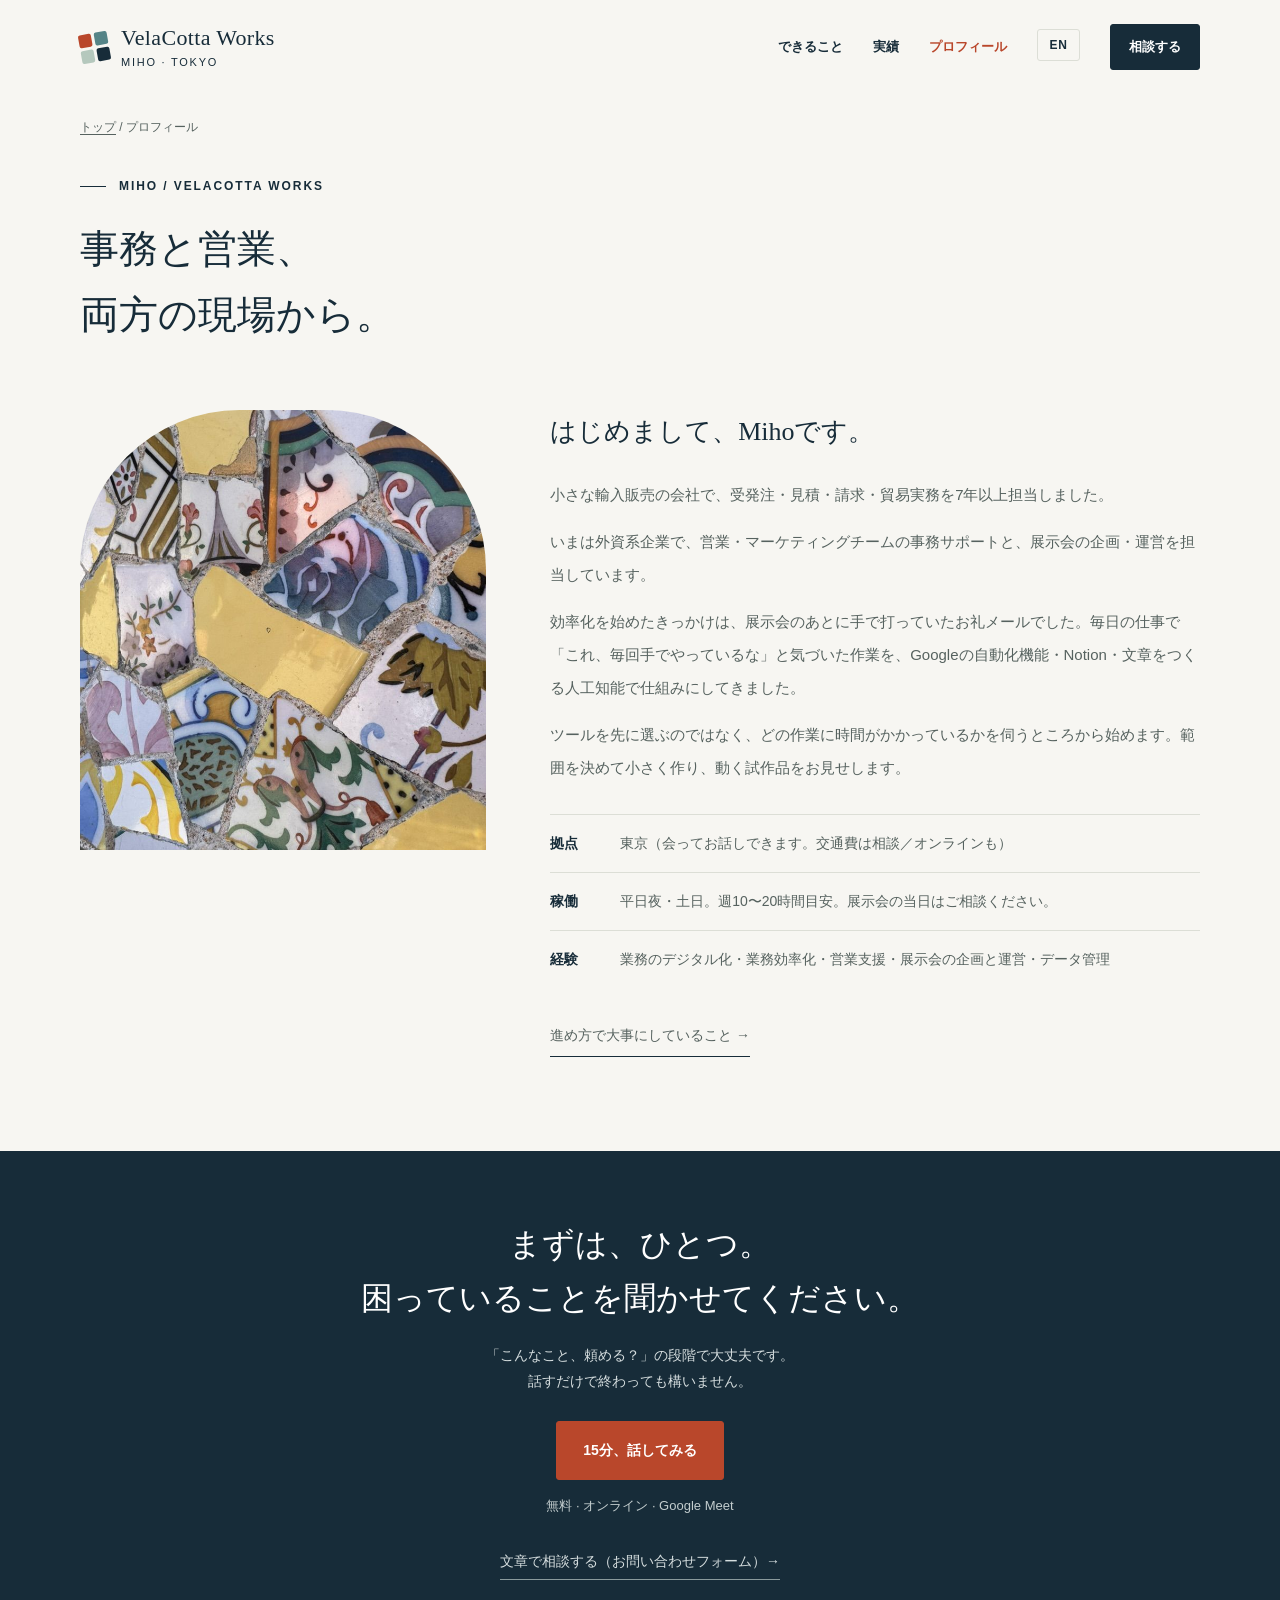
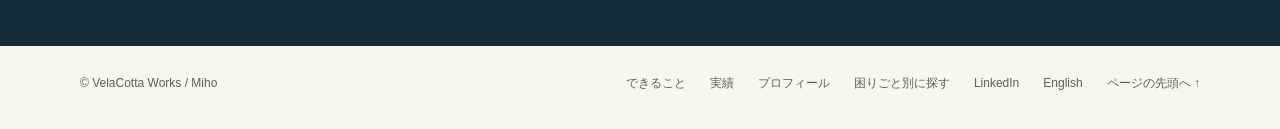
<file: profile/index.html>
<!DOCTYPE html>
<html lang="ja">
<head>
<meta charset="utf-8">
<meta name="viewport" content="width=device-width, initial-scale=1">
<title>プロフィール｜Miho｜VelaCotta Works</title>
<meta name="description" content="外資系企業で営業・マーケティングチームの事務サポートを担当。展示会のあとのお礼メールを自動にしたことをきっかけに、Googleの自動化機能・Notion・文章をつくる人工知能で仕組みにしてきました。">
<meta property="og:type" content="website">
<meta property="og:url" content="https://velacotta-works.github.io/profile/">
<meta property="og:site_name" content="VelaCotta Works">
<meta property="og:locale" content="ja_JP">
<meta property="og:title" content="プロフィール｜Miho｜VelaCotta Works">
<meta property="og:description" content="外資系企業で営業・マーケティングチームの事務サポートを担当。展示会のあとのお礼メールを自動にしたことをきっかけに、Googleの自動化機能・Notion・文章をつくる人工知能で仕組みにしてきました。">
<meta property="og:image" content="https://velacotta-works.github.io/ogp_tenjikai_photo.png">
<meta property="og:image:width" content="1200">
<meta property="og:image:height" content="630">
<meta property="og:image:alt" content="VelaCotta Works / Miho — 少ない人数でも効率的に、展示会を商談につなげる。">
<meta name="twitter:card" content="summary_large_image">
<meta name="twitter:title" content="プロフィール｜Miho｜VelaCotta Works">
<meta name="twitter:description" content="外資系企業で営業・マーケティングチームの事務サポートを担当。展示会のあとのお礼メールを自動にしたことをきっかけに、Googleの自動化機能・Notion・文章をつくる人工知能で仕組みにしてきました。">
<meta name="twitter:image" content="https://velacotta-works.github.io/ogp_tenjikai_photo.png">
<link rel="canonical" href="https://velacotta-works.github.io/profile/">
<link rel="stylesheet" href="/assets/style.css">
</head>
<body>
<a class="skip" href="#main">本文へ移動</a>
<header class="container"><nav class="nav" aria-label="メインメニュー">
<a class="brand" href="/" aria-label="VelaCotta Works トップ"><span class="brand-icon" aria-hidden="true"><i></i><i></i><i></i><i></i></span><span><strong>VelaCotta Works</strong><small>MIHO · TOKYO</small></span></a>
<ul class="nav-links">
<li><a href="/services/">できること</a></li>
<li><a href="/works/">実績</a></li>
<li><a href="/profile/" aria-current="page">プロフィール</a></li>
<li><a class="lang" href="/en/" lang="en" hreflang="en">EN</a></li>
</ul>
<a class="btn small nav-cta" href="#contact">相談する</a>
</nav></header>
<main id="main">
<div class="container">
<div class="crumb"><a href="/">トップ</a> / プロフィール</div>
<div class="page-hero"><div class="eyebrow">MIHO / VELACOTTA WORKS</div><h1>事務と営業、<br>両方の現場から。</h1></div>
<div class="bio"><img src="/assets/mosaic-detail.jpg" alt="" width="768" height="1024"><div>
<h2>はじめまして、Mihoです。</h2>
<p>小さな輸入販売の会社で、受発注・見積・請求・貿易実務を7年以上担当しました。</p>
 <p>いまは外資系企業で、営業・マーケティングチームの事務サポートと、展示会の企画・運営を担当しています。</p>
<p>効率化を始めたきっかけは、展示会のあとに手で打っていたお礼メールでした。毎日の仕事で「これ、毎回手でやっているな」と気づいた作業を、Googleの自動化機能・Notion・文章をつくる人工知能で仕組みにしてきました。</p>
<p>ツールを先に選ぶのではなく、どの作業に時間がかかっているかを伺うところから始めます。範囲を決めて小さく作り、動く試作品をお見せします。</p>
<dl class="facts"><div><dt>拠点</dt><dd>東京（会ってお話しできます。交通費は相談／オンラインも）</dd></div><div><dt>稼働</dt><dd>平日夜・土日。週10〜20時間目安。展示会の当日はご相談ください。</dd></div><div><dt>経験</dt><dd>業務のデジタル化・業務効率化・営業支援・展示会の企画と運営・データ管理</dd></div></dl>
<p style="margin-top:28px"><a class="text-link" href="/services/#way-title">進め方で大事にしていること →</a></p>
</div></div>
</div>

<section class="contact" id="contact"><div class="container">
<h2>まずは、ひとつ。<br>困っていることを聞かせてください。</h2>
<p>「こんなこと、頼める？」の段階で大丈夫です。<br>話すだけで終わっても構いません。</p>
<a class="btn orange" href="https://calendar.app.google/AjnzHxfucmSKPPAx7" target="_blank" rel="noopener">15分、話してみる<span class="vh">（別のタブで開きます）</span></a>
<p class="sub">無料 · オンライン · Google Meet</p>
<div class="contact-alt"><a href="https://docs.google.com/forms/d/e/1FAIpQLSdsbaPOFnbH2ohYBqTe6wTVRXs1EG2h5FgJaL0SOs2tQASR4w/viewform" target="_blank" rel="noopener">文章で相談する（お問い合わせフォーム）→<span class="vh">（別のタブで開きます）</span></a></div>
</div></section>
</main>
<footer class="container footer"><span>© VelaCotta Works / Miho</span><div class="footer-links"><a href="/services/">できること</a><a href="/works/">実績</a><a href="/profile/">プロフィール</a><a href="/can-do/">困りごと別に探す</a><a href="https://www.linkedin.com/in/miho-ueno-286bb7189" target="_blank" rel="noopener">LinkedIn<span class="vh">（別のタブで開きます）</span></a><a href="/en/" lang="en" hreflang="en">English</a><a href="#top">ページの先頭へ ↑</a></div></footer>
</body>
</html>
</file>
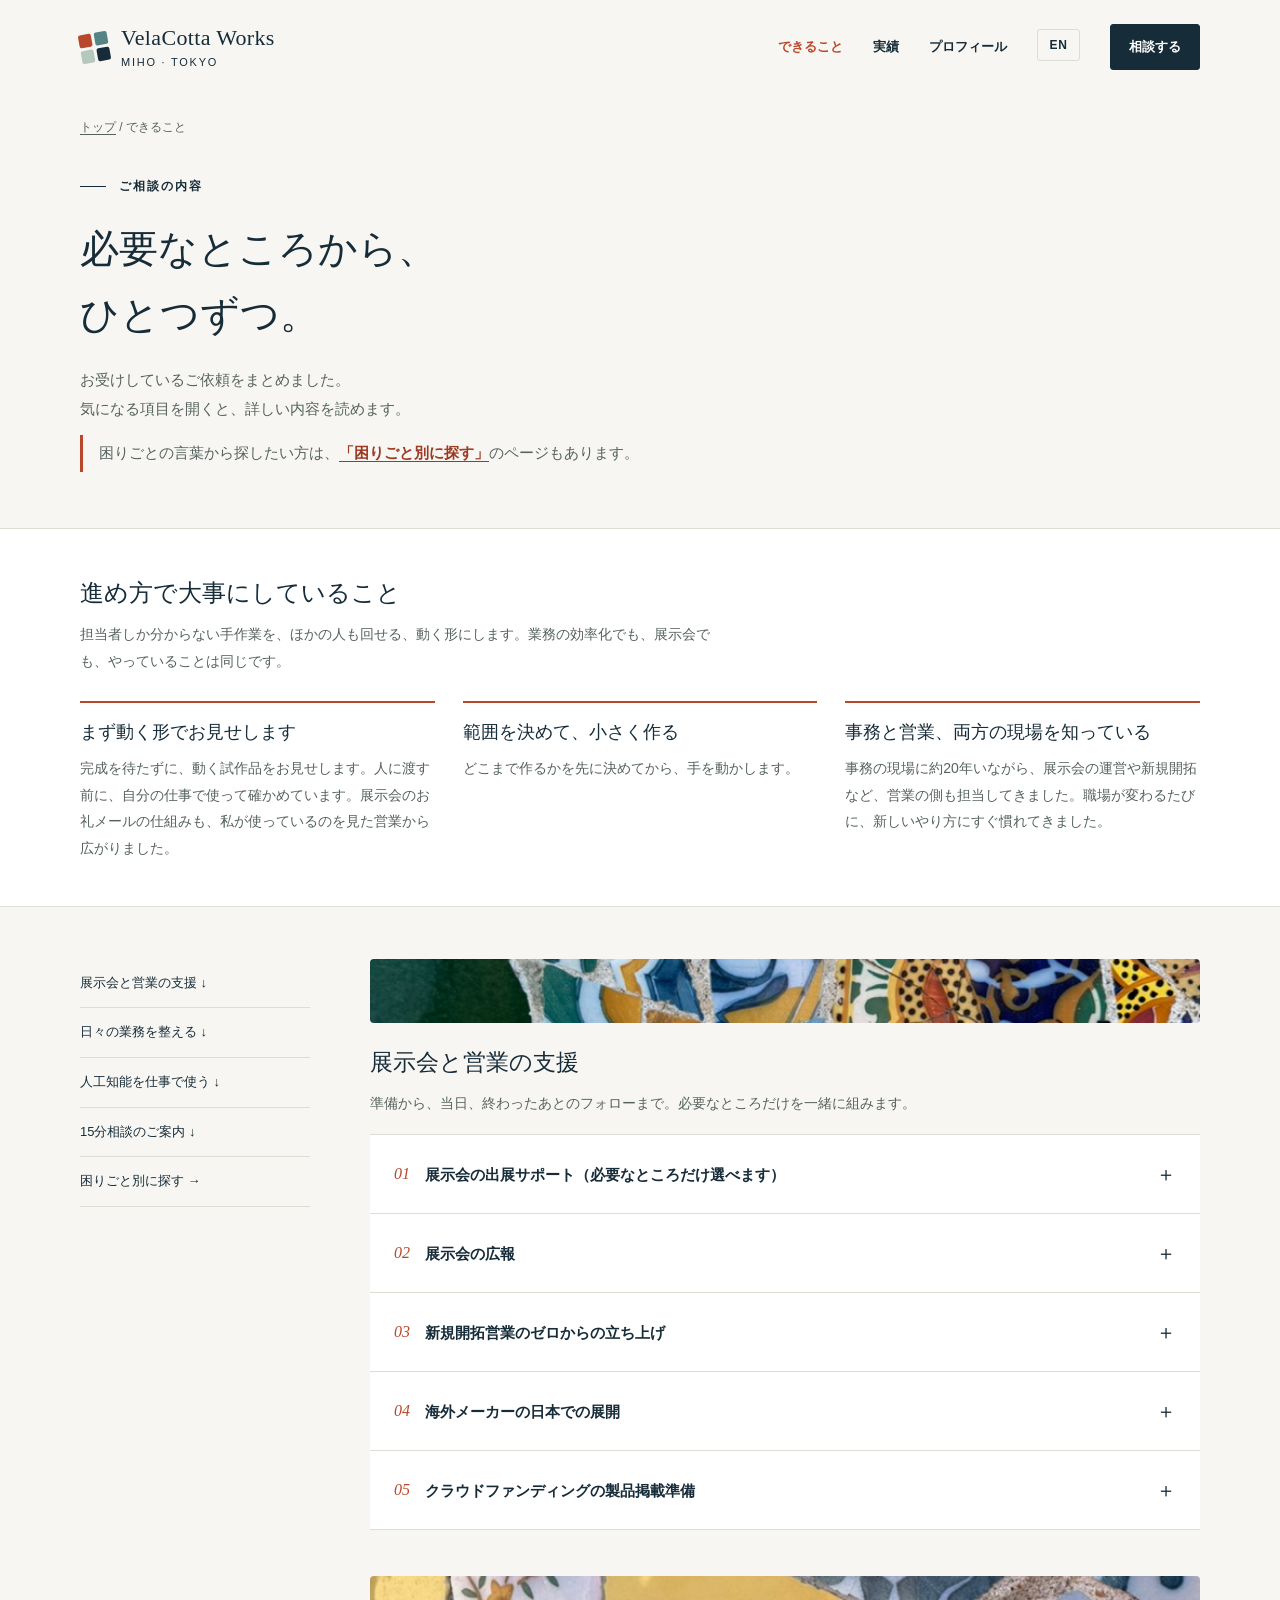
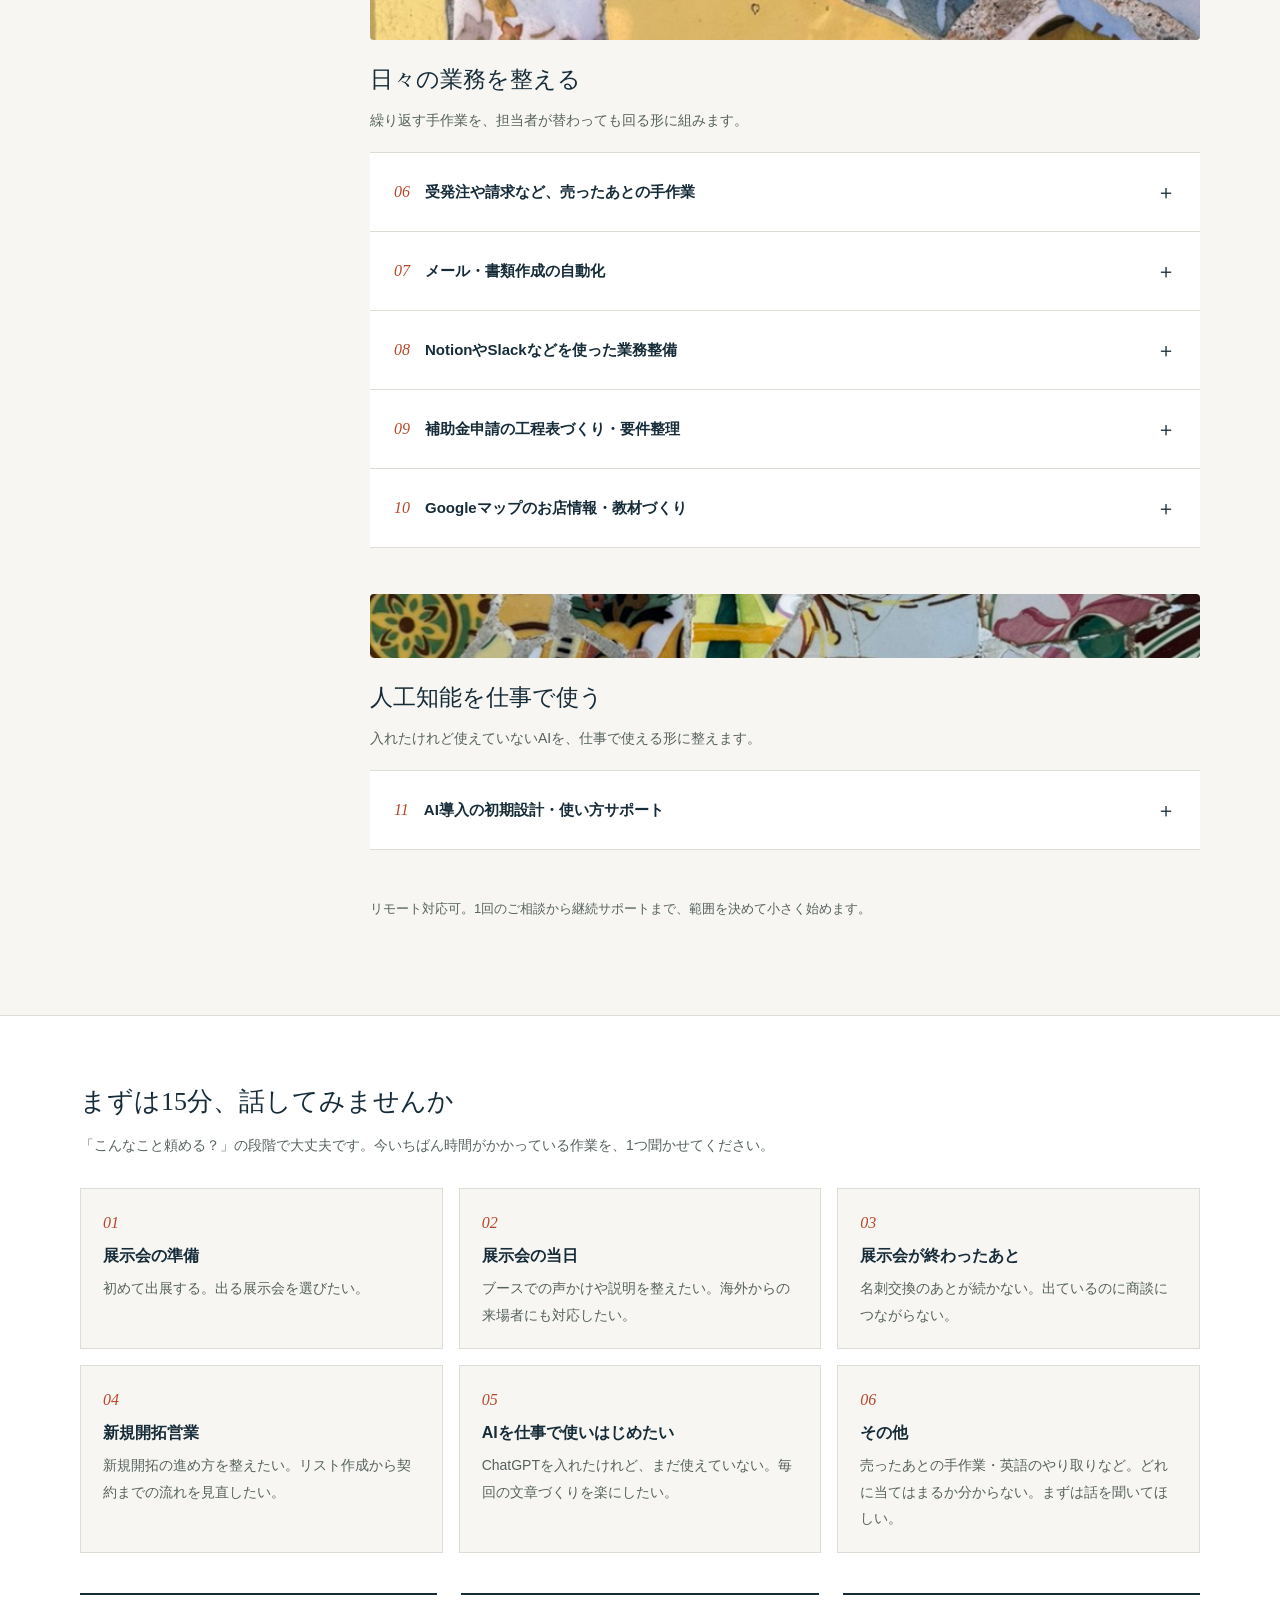
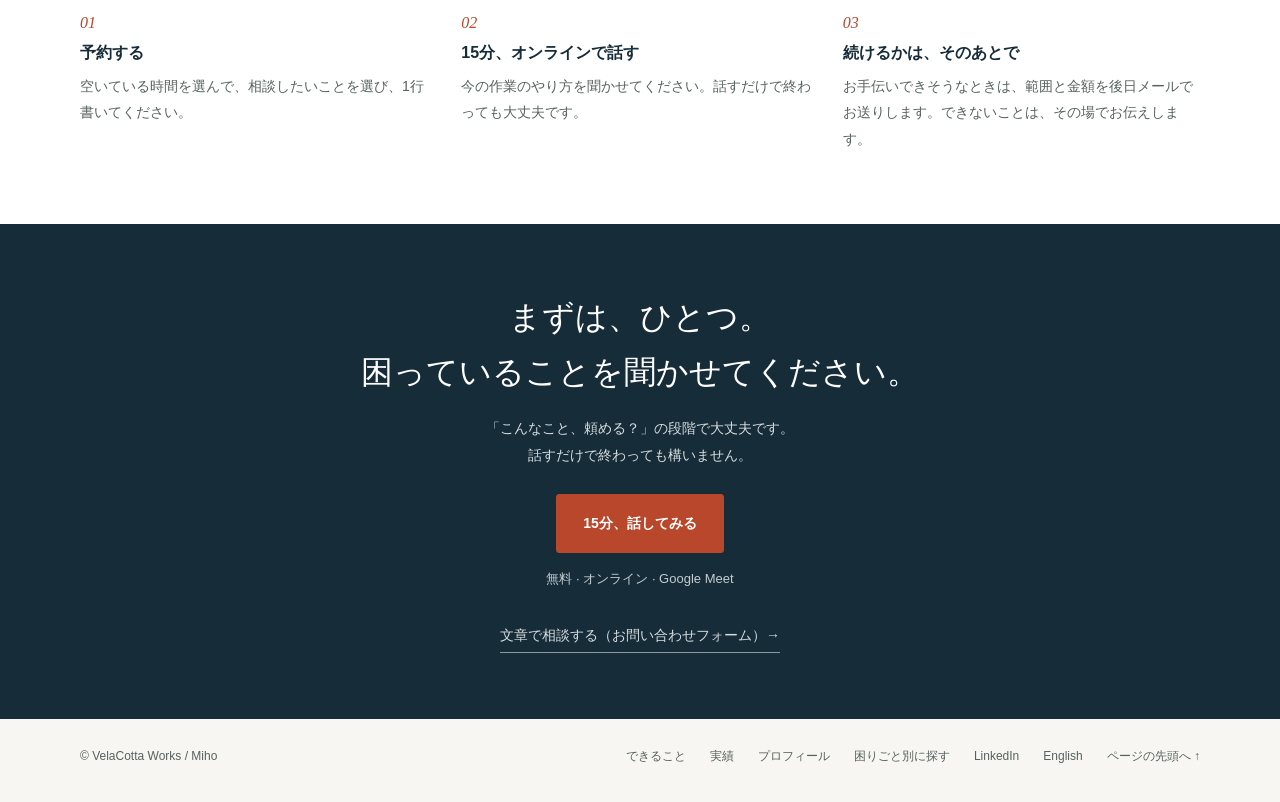
<file: services/index.html>
<!DOCTYPE html>
<html lang="ja">
<head>
<meta charset="utf-8">
<meta name="viewport" content="width=device-width, initial-scale=1">
<title>できること｜Miho｜VelaCotta Works</title>
<meta name="description" content="展示会の出展サポート、売ったあとの手作業の効率化、海外メーカーの日本での展開など、お受けしているご依頼の内容をまとめています。必要なところだけ、範囲を決めて小さく始められます。">
<meta property="og:type" content="website">
<meta property="og:url" content="https://velacotta-works.github.io/services/">
<meta property="og:site_name" content="VelaCotta Works">
<meta property="og:locale" content="ja_JP">
<meta property="og:title" content="できること｜Miho｜VelaCotta Works">
<meta property="og:description" content="展示会の出展サポート、売ったあとの手作業の効率化、海外メーカーの日本での展開など、お受けしているご依頼の内容をまとめています。必要なところだけ、範囲を決めて小さく始められます。">
<meta property="og:image" content="https://velacotta-works.github.io/ogp_tenjikai_photo.png">
<meta property="og:image:width" content="1200">
<meta property="og:image:height" content="630">
<meta property="og:image:alt" content="VelaCotta Works / Miho — 少ない人数でも効率的に、展示会を商談につなげる。">
<meta name="twitter:card" content="summary_large_image">
<meta name="twitter:title" content="できること｜Miho｜VelaCotta Works">
<meta name="twitter:description" content="展示会の出展サポート、売ったあとの手作業の効率化、海外メーカーの日本での展開など、お受けしているご依頼の内容をまとめています。必要なところだけ、範囲を決めて小さく始められます。">
<meta name="twitter:image" content="https://velacotta-works.github.io/ogp_tenjikai_photo.png">
<link rel="canonical" href="https://velacotta-works.github.io/services/">
<link rel="stylesheet" href="/assets/style.css">
</head>
<body>
<a class="skip" href="#main">本文へ移動</a>
<header class="container"><nav class="nav" aria-label="メインメニュー">
<a class="brand" href="/" aria-label="VelaCotta Works トップ"><span class="brand-icon" aria-hidden="true"><i></i><i></i><i></i><i></i></span><span><strong>VelaCotta Works</strong><small>MIHO · TOKYO</small></span></a>
<ul class="nav-links">
<li><a href="/services/" aria-current="page">できること</a></li>
<li><a href="/works/">実績</a></li>
<li><a href="/profile/">プロフィール</a></li>
<li><a class="lang" href="/en/" lang="en" hreflang="en">EN</a></li>
</ul>
<a class="btn small nav-cta" href="#contact">相談する</a>
</nav></header>
<main id="main">
<div class="container">
<div class="crumb"><a href="/">トップ</a> / できること</div>
<div class="page-hero"><div class="eyebrow">ご相談の内容</div><h1>必要なところから、<br>ひとつずつ。</h1><p>お受けしているご依頼をまとめました。<br>気になる項目を開くと、詳しい内容を読めます。</p><p class="pair-note">困りごとの言葉から探したい方は、<a href="/can-do/">「困りごと別に探す」</a>のページもあります。</p></div>
</div>

<section class="way" aria-labelledby="way-title"><div class="container">
<h2 id="way-title">進め方で大事にしていること</h2>
<p class="way-lead">担当者しか分からない手作業を、ほかの人も回せる、動く形にします。業務の効率化でも、展示会でも、やっていることは同じです。</p>
<div class="way-grid">
<div><h3>まず動く形でお見せします</h3><p>完成を待たずに、動く試作品をお見せします。人に渡す前に、自分の仕事で使って確かめています。展示会のお礼メールの仕組みも、私が使っているのを見た営業から広がりました。</p></div>
<div><h3>範囲を決めて、小さく作る</h3><p>どこまで作るかを先に決めてから、手を動かします。</p></div>
<div><h3>事務と営業、両方の現場を知っている</h3><p>事務の現場に約20年いながら、展示会の運営や新規開拓など、営業の側も担当してきました。職場が変わるたびに、新しいやり方にすぐ慣れてきました。</p></div>
</div></div></section>

<div class="container"><div class="detail-layout">
<aside class="side" aria-label="依頼の分類"><a href="#exhibition">展示会と営業の支援 ↓</a><a href="#operations">日々の業務を整える ↓</a><a href="#ai">人工知能を仕事で使う ↓</a><a href="#consult">15分相談のご案内 ↓</a><a href="/can-do/">困りごと別に探す →</a></aside>
<div>
<section class="group" id="exhibition"><img class="group-photo" src="/assets/mosaic-2.jpg" alt="" width="768" height="1024" loading="lazy"><h2>展示会と営業の支援</h2><p class="group-intro">準備から、当日、終わったあとのフォローまで。必要なところだけを一緒に組みます。</p>
<details><summary><span class="n">01</span>展示会の出展サポート（必要なところだけ選べます）</summary><div class="details-body"><p>展示会の企画・運営責任者として、出る展示会の候補を調べて提案し、設営、当日の営業、撤収、終わったあとのフォローまで自分の手でやってきました。次の4つから、必要なものだけ選んでいただけます。<br><b>① 出る展示会を一緒に比べる相談<br>② 準備から撤収までの段取り表<br>③ 当日の同行・ブースでの営業<br>④ 終わったあとのフォローの仕組み（リード一覧・お礼メールの一括下書き・商談の記録）</b><br>初めて出展する方、出ているのに商談につながらない方、海外からの来場者向けに資料や対応を整えたい方に。売上や集客の結果はお約束しません。</p><a class="text-link" href="#contact">この内容を相談する →</a></div></details>
<details><summary><span class="n">02</span>展示会の広報</summary><div class="details-body"><p>出展のお知らせ（案内文・SNS・プレスリリースの下書き）から、終わったあとの発信まで。来てほしい相手へのご案内も作ります。<b>広報の実績は、まだありません。</b></p><a class="text-link" href="#contact">この内容を相談する →</a></div></details>
<details><summary><span class="n">03</span>新規開拓営業のゼロからの立ち上げ</summary><div class="details-body"><p>外資系人工知能やクラウドサービスを提供する企業の創業期に、リスト作成から契約までの営業の流れをゼロからつくりました。<b>新規開拓の型づくりと改善をご一緒します。</b></p><a class="text-link" href="#contact">この内容を相談する →</a></div></details>
<details id="overseas"><summary><span class="n">04</span>海外メーカーの日本での展開</summary><div class="details-body"><p>日本で売りたい海外メーカー向けに、<b>日本で売れるかの調査、日本語の商品ページ、日本のお店・バイヤー探し、展示会での対応</b>をお手伝いします。<b>海外のチームと一緒に働いてきた経験があります。</b></p><a class="text-link" href="#contact">この内容を相談する →</a></div></details>
<details><summary><span class="n">05</span>クラウドファンディングの製品掲載準備</summary><div class="details-body"><p>載せたい商品が、表示のルールや名義、ほかの販路との兼ね合いで掲載できるかを一緒に確かめ、準備の段取りを整えます。<b>掲載を最後まで伴走した実績は、まだありません。</b>支援額のお約束はしません。</p><a class="text-link" href="#contact">この内容を相談する →</a></div></details>
</section>

<section class="group" id="operations"><img class="group-photo" src="/assets/mosaic-3.jpg" alt="" width="768" height="1024" loading="lazy"><h2>日々の業務を整える</h2><p class="group-intro">繰り返す手作業を、担当者が替わっても回る形に組みます。</p>
<details><summary><span class="n">06</span>受発注や請求など、売ったあとの手作業</summary><div class="details-body"><p>事務の現場に約20年いた経験から、業務の整理と業務のデジタル化を現場に入って進めます。<b>お客様の名簿や記録の整備や、見積・請求・議事録の整理にも対応します。</b></p><a class="text-link" href="#contact">この内容を相談する →</a></div></details>
<details><summary><span class="n">07</span>メール・書類作成の自動化</summary><div class="details-body"><p>差し込みメールの一括下書きや、請求書のリマインダーをGoogleの自動化機能とClaudeでつくります。<b>士業事務所での導入実績があります。</b></p><a class="text-link" href="#contact">この内容を相談する →</a></div></details>
<details><summary><span class="n">08</span>NotionやSlackなどを使った業務整備</summary><div class="details-body"><p>議事録テンプレート、自動通知、数字をひと目で見られる画面、手順書やよくある質問の整備など。<b>担当者が替わっても回るように、使い方の決まりまで整えます。</b></p><a class="text-link" href="#contact">この内容を相談する →</a></div></details>
<details><summary><span class="n">09</span>補助金申請の工程表づくり・要件整理</summary><div class="details-body"><p>本業で、補助事業の月次経費精算を証憑の管理から事務局とのやり取りまで一人で担当しています。<b>書類の代筆はしません。</b>締切から逆算した工程表づくりと、要件整理の相談相手を務めます。</p><a class="text-link" href="#contact">この内容を相談する →</a></div></details>
<details><summary><span class="n">10</span>Googleマップのお店情報・教材づくり</summary><div class="details-body"><p>Googleビジネスプロフィールの運用と診断、学習コースや教材、商品・サービス紹介ページや記事の文章づくりに対応します。<b>練習用につくった見本を、<a href="/works/#samples">実績ページ</a>に載せています。</b></p><a class="text-link" href="#contact">この内容を相談する →</a></div></details>
</section>

<section class="group" id="ai"><img class="group-photo" src="/assets/mosaic-4.jpg" alt="" width="768" height="1024" loading="lazy"><h2>人工知能を仕事で使う</h2>
 <p class="group-intro">入れたけれど使えていないAIを、仕事で使える形に整えます。</p>
<details id="ai-setup"><summary><span class="n">11</span>AI導入の初期設計・使い方サポート</summary><div class="details-body"><p>毎回の文章づくりや転記を、人工知能とGoogleの自動化機能で楽にします。Claude Codeの初期設定をお手伝いします。AIに仕事のやり方を覚えさせる設定、外部ツールとの接続、セキュリティ設定まで対応します。<b>入れて終わりにせず、使えるようになるまでお付き合いします。</b></p><a class="text-link" href="#contact">この内容を相談する →</a></div></details>
</section>
<p class="notice">リモート対応可。1回のご相談から継続サポートまで、範囲を決めて小さく始めます。</p>
</div></div></div>

<section class="consult" id="consult"><div class="container">
<h2>まずは15分、話してみませんか</h2>
<p class="lead">「こんなこと頼める？」の段階で大丈夫です。今いちばん時間がかかっている作業を、1つ聞かせてください。</p>
<h3 class="vh">こんなご相談を受けています</h3>
<div class="theme-grid">
<div class="theme"><span class="n">01</span><h3>展示会の準備</h3><p>初めて出展する。出る展示会を選びたい。</p></div>
<div class="theme"><span class="n">02</span><h3>展示会の当日</h3><p>ブースでの声かけや説明を整えたい。海外からの来場者にも対応したい。</p></div>
<div class="theme"><span class="n">03</span><h3>展示会が終わったあと</h3><p>名刺交換のあとが続かない。出ているのに商談につながらない。</p></div>
<div class="theme"><span class="n">04</span><h3>新規開拓営業</h3><p>新規開拓の進め方を整えたい。リスト作成から契約までの流れを見直したい。</p></div>
<div class="theme"><span class="n">05</span><h3>AIを仕事で使いはじめたい</h3><p>ChatGPTを入れたけれど、まだ使えていない。毎回の文章づくりを楽にしたい。</p></div>
<div class="theme"><span class="n">06</span><h3>その他</h3><p>売ったあとの手作業・英語のやり取りなど。どれに当てはまるか分からない。まずは話を聞いてほしい。</p></div>
</div>
<ol class="flow-steps" aria-label="15分相談の流れ">
<li><span class="n">01</span><h3>予約する</h3><p>空いている時間を選んで、相談したいことを選び、1行書いてください。</p></li>
<li><span class="n">02</span><h3>15分、オンラインで話す</h3><p>今の作業のやり方を聞かせてください。話すだけで終わっても大丈夫です。</p></li>
<li><span class="n">03</span><h3>続けるかは、そのあとで</h3><p>お手伝いできそうなときは、範囲と金額を後日メールでお送りします。できないことは、その場でお伝えします。</p></li>
</ol>
</div></section>

<section class="contact" id="contact"><div class="container">
<h2>まずは、ひとつ。<br>困っていることを聞かせてください。</h2>
<p>「こんなこと、頼める？」の段階で大丈夫です。<br>話すだけで終わっても構いません。</p>
<a class="btn orange" href="https://calendar.app.google/AjnzHxfucmSKPPAx7" target="_blank" rel="noopener">15分、話してみる<span class="vh">（別のタブで開きます）</span></a>
<p class="sub">無料 · オンライン · Google Meet</p>
<div class="contact-alt"><a href="https://docs.google.com/forms/d/e/1FAIpQLSdsbaPOFnbH2ohYBqTe6wTVRXs1EG2h5FgJaL0SOs2tQASR4w/viewform" target="_blank" rel="noopener">文章で相談する（お問い合わせフォーム）→<span class="vh">（別のタブで開きます）</span></a></div>
</div></section>
</main>
<script>
(function () {
  function openTarget() {
    var id = decodeURIComponent(location.hash.slice(1)); if (!id) return;
    var el = document.getElementById(id); if (!el) return;
    var d = el.tagName === 'DETAILS' ? el : el.closest('details');
    if (d) d.open = true;
  }
  window.addEventListener('hashchange', openTarget); openTarget();
})();
</script>
<footer class="container footer"><span>© VelaCotta Works / Miho</span><div class="footer-links"><a href="/services/">できること</a><a href="/works/">実績</a><a href="/profile/">プロフィール</a><a href="/can-do/">困りごと別に探す</a><a href="https://www.linkedin.com/in/miho-ueno-286bb7189" target="_blank" rel="noopener">LinkedIn<span class="vh">（別のタブで開きます）</span></a><a href="/en/" lang="en" hreflang="en">English</a><a href="#top">ページの先頭へ ↑</a></div></footer>
</body>
</html>
</file>
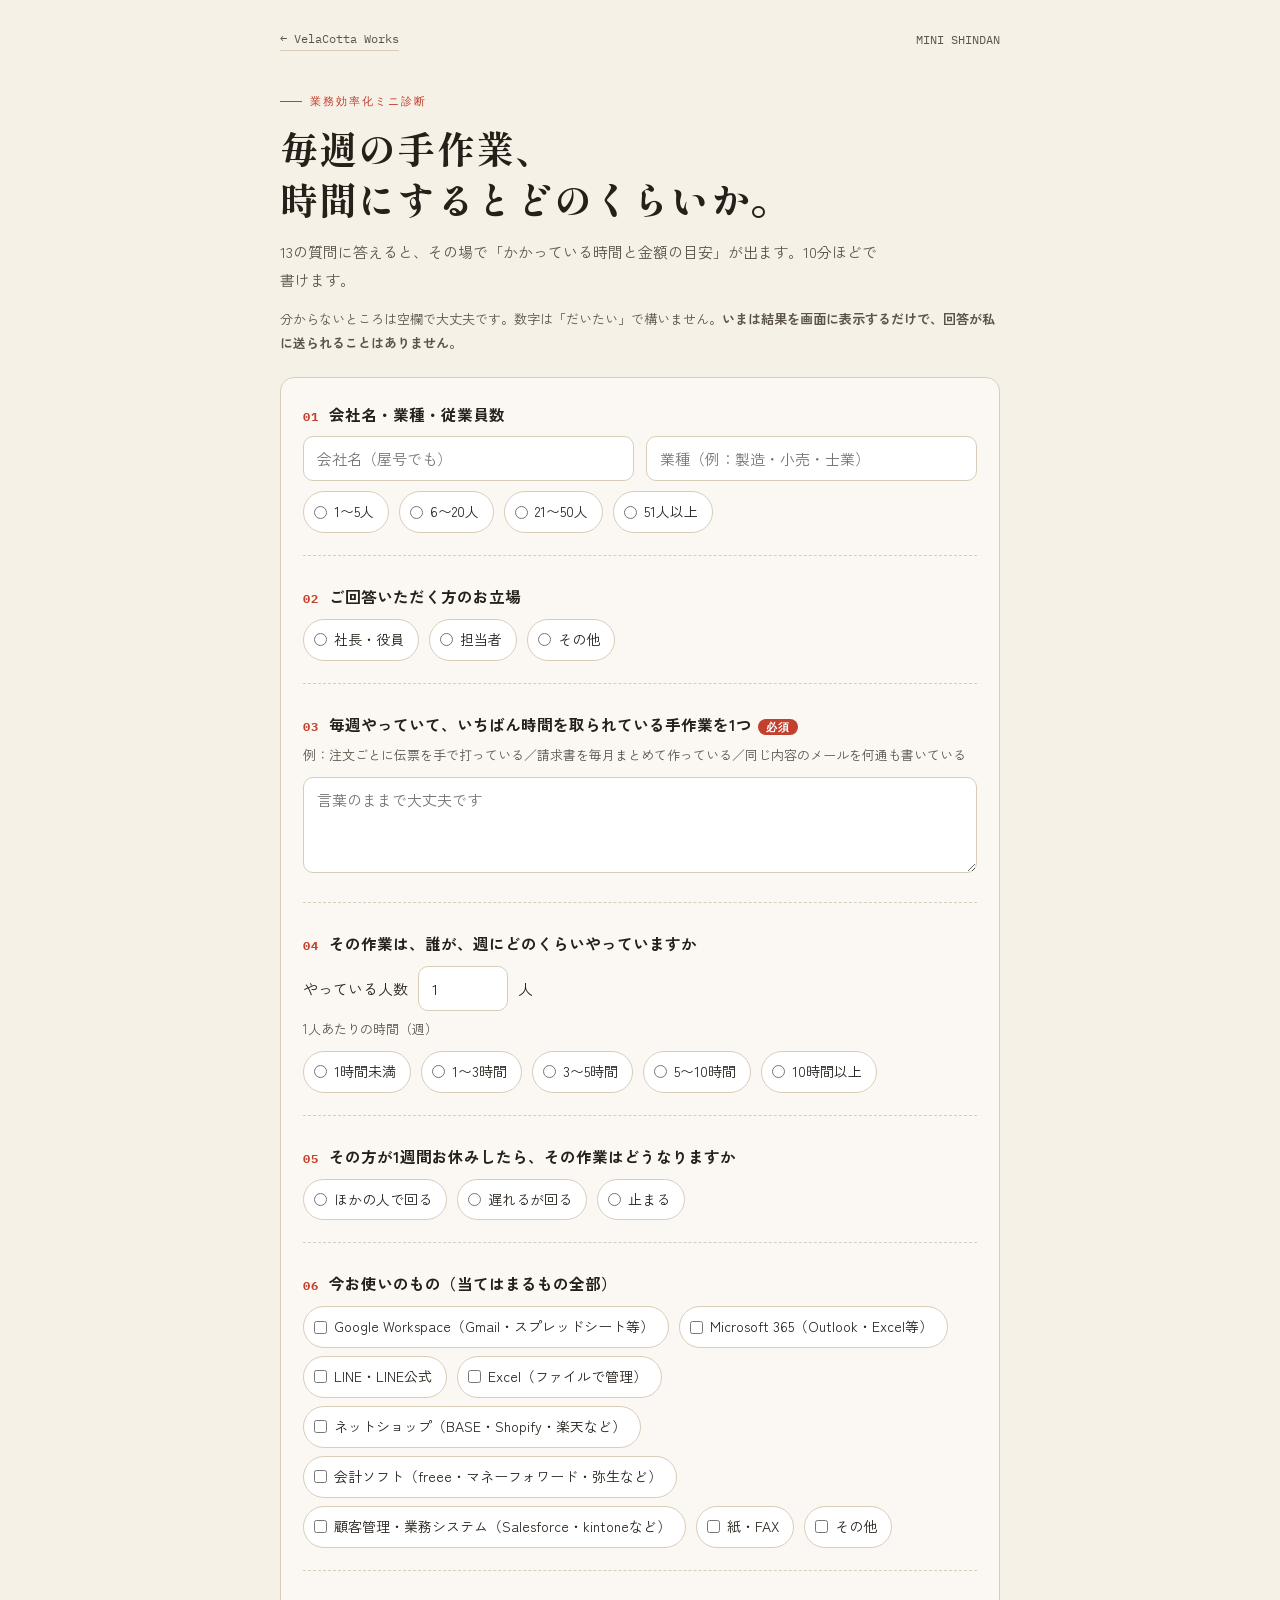
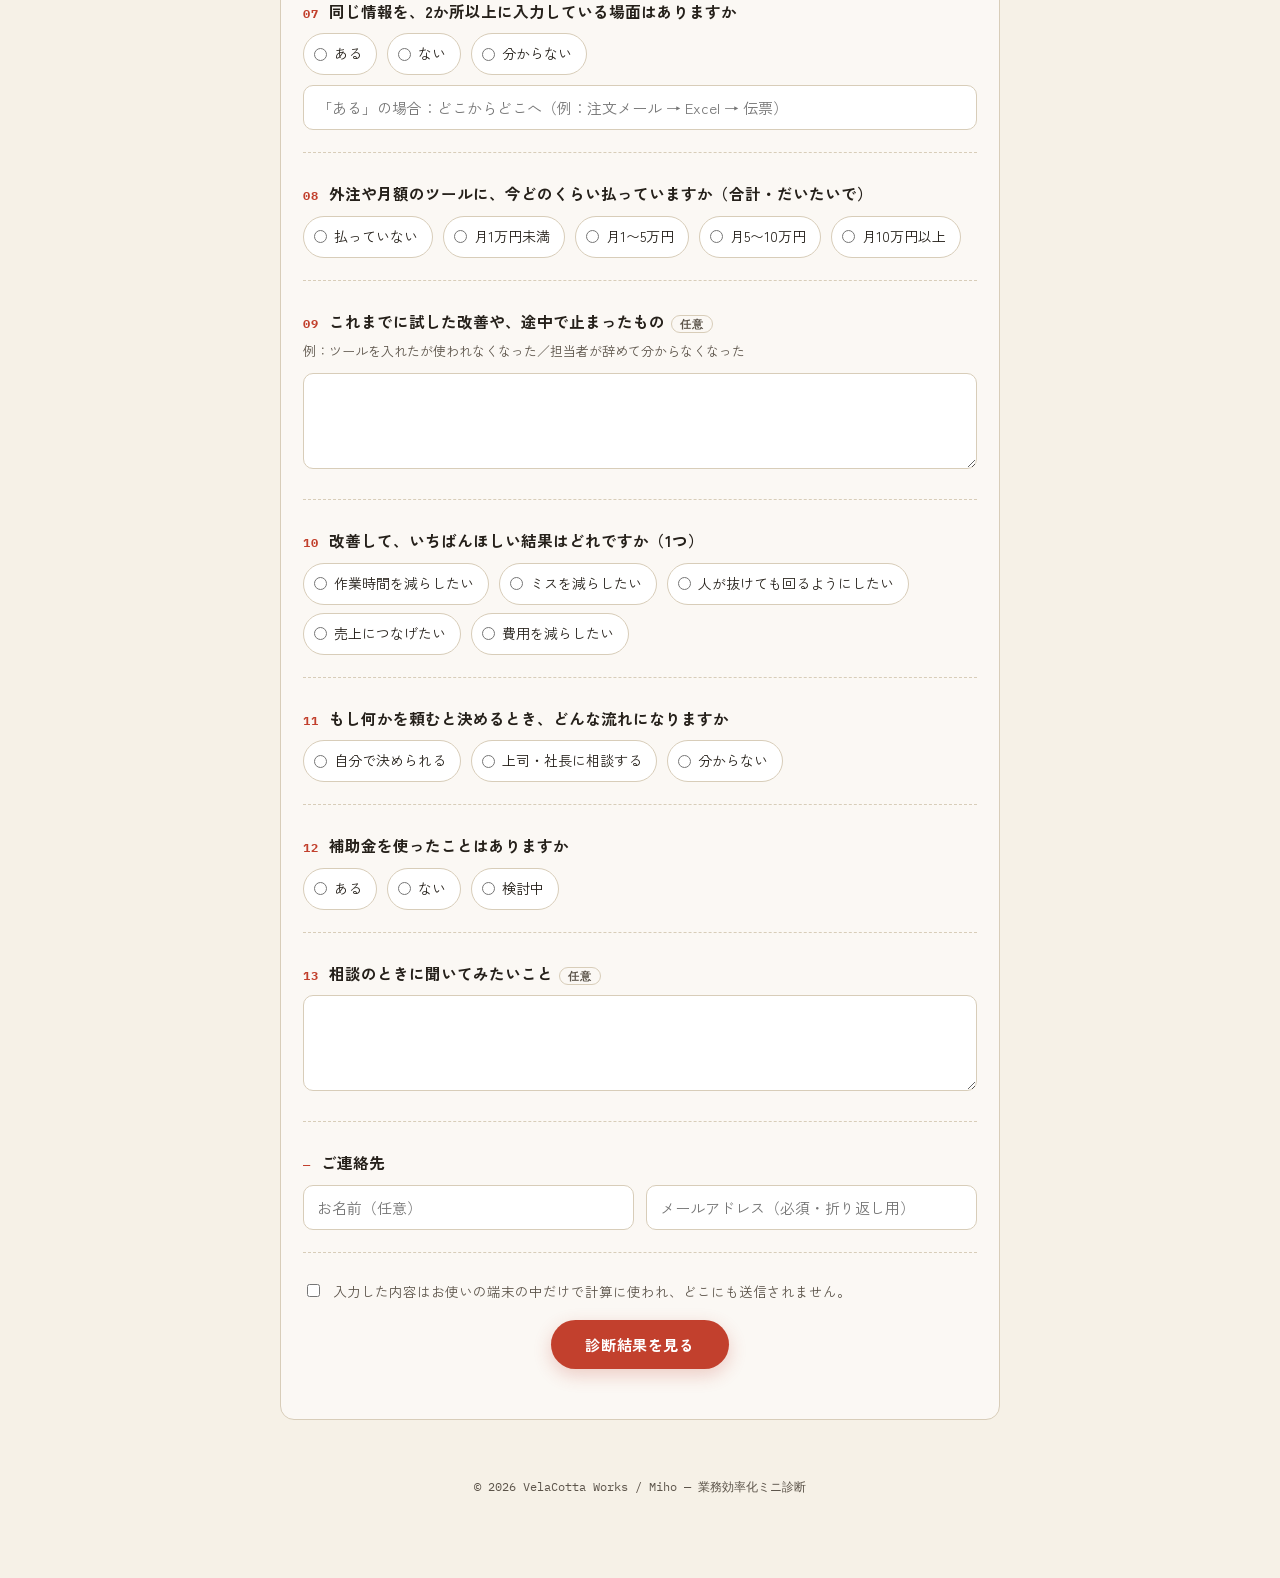
<file: shindan/index.html>
<!DOCTYPE html>
<html lang="ja">
<head>
<meta charset="utf-8">
<meta name="viewport" content="width=device-width, initial-scale=1">
<title>業務効率化ミニ診断 ｜ 10分で手作業の時間の目安が出ます ｜ Miho / VelaCotta Works</title>
<meta name="description" content="毎週いちばん時間を取られている手作業について13問に答えると、その場で「かかっている時間と金額の目安」が出ます。10分ほどで書けます。分からないところは空欄で大丈夫です。">
<meta property="og:type" content="website">
<meta property="og:url" content="https://velacotta-works.github.io/shindan/">
<meta property="og:site_name" content="VelaCotta Works">
<meta property="og:locale" content="ja_JP">
<meta property="og:title" content="業務効率化ミニ診断 ｜ 10分で手作業の時間の目安が出ます">
<meta property="og:description" content="毎週いちばん時間を取られている手作業について13問。その場で「かかっている時間と金額の目安」が出ます。分からないところは空欄で大丈夫です。">
<meta property="og:image" content="https://velacotta-works.github.io/shindan/ogp.png">
<meta property="og:image:width" content="1200">
<meta property="og:image:height" content="630">
<meta property="og:image:alt" content="業務効率化ミニ診断 — 10分で手作業の時間の目安が出ます / VelaCotta Works">
<meta name="twitter:card" content="summary_large_image">
<meta name="twitter:title" content="業務効率化ミニ診断 ｜ 10分で手作業の時間の目安が出ます">
<meta name="twitter:description" content="13問に答えると、その場で「かかっている時間と金額の目安」が出ます。分からないところは空欄で大丈夫です。">
<meta name="twitter:image" content="https://velacotta-works.github.io/shindan/ogp.png">
<link rel="preconnect" href="https://fonts.googleapis.com">
<link rel="preconnect" href="https://fonts.gstatic.com" crossorigin>
<link href="https://fonts.googleapis.com/css2?family=Shippori+Mincho+B1:wght@600;700;800&family=Zen+Kaku+Gothic+New:wght@400;500;700&family=IBM+Plex+Mono:wght@400;500&display=swap" rel="stylesheet">
<style>
  :root {
    --paper: #f6f1e7; --paper-deep: #efe7d8; --ink: #25201a; --ink-soft: #5c544a; --line: #d8cdb9;
    --sns: #c2402d; --content: #2b5ea7; --office: #3c7a4a; --azul-pale: #c5d5ea;
    --serif: "Shippori Mincho B1", "Hiragino Mincho ProN", serif;
    --sans: "Zen Kaku Gothic New", "Hiragino Kaku Gothic ProN", sans-serif;
    --mono: "IBM Plex Mono", "Menlo", monospace;
  }
  * { box-sizing: border-box; }
  html { scroll-behavior: smooth; }
  body { margin: 0; background: var(--paper); color: var(--ink); font-family: var(--sans); font-size: 15px; line-height: 1.85; -webkit-font-smoothing: antialiased; }
  a { color: var(--content); }
  .wrap { max-width: 760px; margin: 0 auto; padding: 28px 20px 80px; }
  .top { display: flex; justify-content: space-between; align-items: center; gap: 12px; font-family: var(--mono); font-size: 12px; color: var(--ink-soft); }
  .top a { color: var(--ink-soft); text-decoration: none; border-bottom: 1px solid var(--line); }
  .kicker { display: inline-flex; align-items: center; gap: 8px; font-family: var(--mono); font-size: 11px; letter-spacing: .18em; color: var(--sns); margin-top: 40px; }
  .kicker::before { content: ""; width: 22px; height: 1px; background: var(--sns); }
  h1 { font-family: var(--serif); font-weight: 800; font-size: clamp(26px, 4.6vw, 38px); letter-spacing: .03em; line-height: 1.35; margin: 10px 0 14px; }
  .lede { color: var(--ink-soft); font-size: 15px; max-width: 40em; margin: 0 0 8px; }
  .note { font-size: 13px; color: var(--ink-soft); }
  .card { background: rgba(255,255,255,.55); border: 1px solid var(--line); border-radius: 14px; padding: 22px 22px 18px; margin: 22px 0; }
  .q { margin: 0 0 26px; padding-bottom: 22px; border-bottom: 1px dashed var(--line); }
  .q:last-of-type { border-bottom: 0; margin-bottom: 0; padding-bottom: 0; }
  .q-label { display: flex; gap: 10px; align-items: baseline; font-weight: 700; font-size: 15.5px; margin-bottom: 8px; }
  .q-num { font-family: var(--mono); font-size: 12px; color: var(--sns); letter-spacing: .08em; flex: none; }
  .req { font-family: var(--mono); font-size: 10.5px; color: #fff; background: var(--sns); border-radius: 999px; padding: 1px 8px; margin-left: 6px; letter-spacing: .08em; }
  .opt { font-family: var(--mono); font-size: 10.5px; color: var(--ink-soft); border: 1px solid var(--line); border-radius: 999px; padding: 1px 8px; margin-left: 6px; letter-spacing: .08em; }
  .hint { font-size: 13px; color: var(--ink-soft); margin: -4px 0 10px; }
  .choices { display: flex; flex-wrap: wrap; gap: 8px 10px; }
  .choices label { display: inline-flex; align-items: center; gap: 7px; background: #fff; border: 1px solid var(--line); border-radius: 999px; padding: 7px 14px 7px 10px; cursor: pointer; font-size: 14px; transition: all .15s; }
  .choices label:hover { border-color: var(--ink); }
  .choices input { accent-color: var(--sns); margin: 0; }
  .choices label:has(input:checked) { background: var(--ink); color: var(--paper); border-color: var(--ink); }
  .choices.col { flex-direction: column; align-items: flex-start; }
  .choices.col label { border-radius: 10px; }
  input[type=text], input[type=email], input[type=number], textarea { width: 100%; font-family: var(--sans); font-size: 15px; color: var(--ink); background: #fff; border: 1px solid var(--line); border-radius: 10px; padding: 11px 13px; }
  input:focus, textarea:focus { outline: 2px solid var(--azul-pale); border-color: var(--content); }
  textarea { min-height: 96px; resize: vertical; }
  .row { display: grid; grid-template-columns: 1fr 1fr; gap: 12px; }
  @media (max-width: 560px) { .row { grid-template-columns: 1fr; } }
  .inline { display: flex; align-items: center; gap: 10px; flex-wrap: wrap; }
  .inline input[type=number] { width: 90px; }
  .btn { display: inline-flex; align-items: center; justify-content: center; gap: 8px; font-family: var(--sans); font-size: 15px; font-weight: 700; letter-spacing: .04em; text-decoration: none; border: 0; border-radius: 999px; padding: 14px 34px; cursor: pointer; transition: all .18s; }
  .btn-primary { color: #fff; background: var(--sns); box-shadow: 0 6px 18px rgba(194,64,45,.24); }
  .btn-primary:hover { background: var(--ink); box-shadow: 0 8px 22px rgba(37,32,26,.24); transform: translateY(-1px); }
  .btn-primary:disabled { opacity: .55; cursor: wait; transform: none; }
  .btn-ghost { color: var(--ink); background: rgba(255,255,255,.6); border: 1px solid var(--line); }
  .consent { display: flex; gap: 10px; align-items: flex-start; font-size: 13.5px; color: var(--ink-soft); margin: 18px 0 16px; }
  .consent input { accent-color: var(--sns); margin-top: 5px; }
  .actions { display: flex; flex-direction: column; align-items: center; gap: 12px; }
  .err { color: var(--sns); font-size: 13.5px; min-height: 1.5em; text-align: center; }
  .hp { position: absolute; left: -9999px; width: 1px; height: 1px; overflow: hidden; }
  /* 結果 */
  #result { display: none; }
  #result.show { display: block; }
  .res-head { font-family: var(--serif); font-weight: 800; font-size: clamp(22px, 3.6vw, 28px); margin: 0 0 6px; }
  .res-line { display: grid; grid-template-columns: 9.5em 1fr; gap: 10px; padding: 12px 0; border-bottom: 1px dashed var(--line); }
  .res-line:last-child { border-bottom: 0; }
  .res-k { font-family: var(--mono); font-size: 12px; color: var(--ink-soft); letter-spacing: .06em; padding-top: 4px; }
  .res-v { font-size: 15px; }
  .res-big { font-family: var(--serif); font-size: 26px; font-weight: 800; color: var(--content); letter-spacing: .02em; }
  .res-big small { font-family: var(--sans); font-size: 13px; font-weight: 400; color: var(--ink-soft); margin-left: 6px; }
  @media (max-width: 560px) { .res-line { grid-template-columns: 1fr; gap: 2px; } }
  .banner { background: #fff7e0; border: 1px solid #e8d9a8; border-radius: 10px; padding: 10px 14px; font-size: 13px; color: #6b5a1e; margin: 14px 0; }
  .banner.ok { background: #e9f3ea; border-color: #bfd9c4; color: #2c5a37; }
  footer { margin-top: 56px; text-align: center; font-family: var(--mono); font-size: 12px; color: var(--ink-soft); }
</style>
</head>
<body>
<div class="wrap">
  <div class="top">
    <a href="../">← VelaCotta Works</a>
    <span>MINI SHINDAN</span>
  </div>

  <span class="kicker">業務効率化ミニ診断</span>
  <h1>毎週の手作業、<br>時間にするとどのくらいか。</h1>
  <p class="lede">13の質問に答えると、その場で「かかっている時間と金額の目安」が出ます。10分ほどで書けます。</p>
  <p class="note" id="leadNote">分からないところは空欄で大丈夫です。数字は「だいたい」で構いません。送っていただいた内容は、私（Miho）が読んで折り返しご連絡します。</p>

  <form id="f" class="card" novalidate>
    <div class="hp" aria-hidden="true"><label>website<input type="text" name="website" tabindex="-1" autocomplete="off"></label></div>

    <div class="q">
      <div class="q-label"><span class="q-num">01</span><span>会社名・業種・従業員数</span></div>
      <div class="row">
        <input type="text" name="q1_company" placeholder="会社名（屋号でも）">
        <input type="text" name="q1_industry" placeholder="業種（例：製造・小売・士業）">
      </div>
      <div class="choices" style="margin-top:10px">
        <label><input type="radio" name="q1_size" value="1〜5人">1〜5人</label>
        <label><input type="radio" name="q1_size" value="6〜20人">6〜20人</label>
        <label><input type="radio" name="q1_size" value="21〜50人">21〜50人</label>
        <label><input type="radio" name="q1_size" value="51人以上">51人以上</label>
      </div>
    </div>

    <div class="q">
      <div class="q-label"><span class="q-num">02</span><span>ご回答いただく方のお立場</span></div>
      <div class="choices">
        <label><input type="radio" name="q2_role" value="社長・役員">社長・役員</label>
        <label><input type="radio" name="q2_role" value="担当者">担当者</label>
        <label><input type="radio" name="q2_role" value="その他">その他</label>
      </div>
    </div>

    <div class="q">
      <div class="q-label"><span class="q-num">03</span><span>毎週やっていて、いちばん時間を取られている手作業を1つ<span class="req">必須</span></span></div>
      <p class="hint">例：注文ごとに伝票を手で打っている／請求書を毎月まとめて作っている／同じ内容のメールを何通も書いている</p>
      <textarea name="q3_task" required placeholder="言葉のままで大丈夫です"></textarea>
    </div>

    <div class="q">
      <div class="q-label"><span class="q-num">04</span><span>その作業は、誰が、週にどのくらいやっていますか</span></div>
      <div class="inline" style="margin-bottom:10px"><span>やっている人数</span><input type="number" name="q4_people" min="1" max="500" value="1"><span>人</span></div>
      <p class="hint">1人あたりの時間（週）</p>
      <div class="choices">
        <label><input type="radio" name="q4_hours" value="1時間未満">1時間未満</label>
        <label><input type="radio" name="q4_hours" value="1〜3時間">1〜3時間</label>
        <label><input type="radio" name="q4_hours" value="3〜5時間">3〜5時間</label>
        <label><input type="radio" name="q4_hours" value="5〜10時間">5〜10時間</label>
        <label><input type="radio" name="q4_hours" value="10時間以上">10時間以上</label>
      </div>
    </div>

    <div class="q">
      <div class="q-label"><span class="q-num">05</span><span>その方が1週間お休みしたら、その作業はどうなりますか</span></div>
      <div class="choices">
        <label><input type="radio" name="q5_absence" value="ほかの人で回る">ほかの人で回る</label>
        <label><input type="radio" name="q5_absence" value="遅れるが回る">遅れるが回る</label>
        <label><input type="radio" name="q5_absence" value="止まる">止まる</label>
      </div>
    </div>

    <div class="q">
      <div class="q-label"><span class="q-num">06</span><span>今お使いのもの（当てはまるもの全部）</span></div>
      <div class="choices">
        <label><input type="checkbox" name="q6_tools" value="Google Workspace">Google Workspace（Gmail・スプレッドシート等）</label>
        <label><input type="checkbox" name="q6_tools" value="Microsoft 365">Microsoft 365（Outlook・Excel等）</label>
        <label><input type="checkbox" name="q6_tools" value="LINE">LINE・LINE公式</label>
        <label><input type="checkbox" name="q6_tools" value="Excelファイル">Excel（ファイルで管理）</label>
        <label><input type="checkbox" name="q6_tools" value="ネットショップ">ネットショップ（BASE・Shopify・楽天など）</label>
        <label><input type="checkbox" name="q6_tools" value="会計ソフト">会計ソフト（freee・マネーフォワード・弥生など）</label>
        <label><input type="checkbox" name="q6_tools" value="業務システム">顧客管理・業務システム（Salesforce・kintoneなど）</label>
        <label><input type="checkbox" name="q6_tools" value="紙・FAX">紙・FAX</label>
        <label><input type="checkbox" name="q6_tools" value="その他">その他</label>
      </div>
    </div>

    <div class="q">
      <div class="q-label"><span class="q-num">07</span><span>同じ情報を、2か所以上に入力している場面はありますか</span></div>
      <div class="choices" style="margin-bottom:10px">
        <label><input type="radio" name="q7_double" value="ある">ある</label>
        <label><input type="radio" name="q7_double" value="ない">ない</label>
        <label><input type="radio" name="q7_double" value="分からない">分からない</label>
      </div>
      <input type="text" name="q7_where" placeholder="「ある」の場合：どこからどこへ（例：注文メール → Excel → 伝票）">
    </div>

    <div class="q">
      <div class="q-label"><span class="q-num">08</span><span>外注や月額のツールに、今どのくらい払っていますか（合計・だいたいで）</span></div>
      <div class="choices">
        <label><input type="radio" name="q8_spend" value="払っていない">払っていない</label>
        <label><input type="radio" name="q8_spend" value="月1万円未満">月1万円未満</label>
        <label><input type="radio" name="q8_spend" value="月1〜5万円">月1〜5万円</label>
        <label><input type="radio" name="q8_spend" value="月5〜10万円">月5〜10万円</label>
        <label><input type="radio" name="q8_spend" value="月10万円以上">月10万円以上</label>
      </div>
    </div>

    <div class="q">
      <div class="q-label"><span class="q-num">09</span><span>これまでに試した改善や、途中で止まったもの<span class="opt">任意</span></span></div>
      <p class="hint">例：ツールを入れたが使われなくなった／担当者が辞めて分からなくなった</p>
      <textarea name="q9_past"></textarea>
    </div>

    <div class="q">
      <div class="q-label"><span class="q-num">10</span><span>改善して、いちばんほしい結果はどれですか（1つ）</span></div>
      <div class="choices">
        <label><input type="radio" name="q10_goal" value="作業時間を減らしたい">作業時間を減らしたい</label>
        <label><input type="radio" name="q10_goal" value="ミスを減らしたい">ミスを減らしたい</label>
        <label><input type="radio" name="q10_goal" value="人が抜けても回るようにしたい">人が抜けても回るようにしたい</label>
        <label><input type="radio" name="q10_goal" value="売上につなげたい">売上につなげたい</label>
        <label><input type="radio" name="q10_goal" value="費用を減らしたい">費用を減らしたい</label>
      </div>
    </div>

    <div class="q">
      <div class="q-label"><span class="q-num">11</span><span>もし何かを頼むと決めるとき、どんな流れになりますか</span></div>
      <div class="choices">
        <label><input type="radio" name="q11_decision" value="自分で決められる">自分で決められる</label>
        <label><input type="radio" name="q11_decision" value="上司・社長に相談する">上司・社長に相談する</label>
        <label><input type="radio" name="q11_decision" value="分からない">分からない</label>
      </div>
    </div>

    <div class="q">
      <div class="q-label"><span class="q-num">12</span><span>補助金を使ったことはありますか</span></div>
      <div class="choices">
        <label><input type="radio" name="q12_subsidy" value="ある">ある</label>
        <label><input type="radio" name="q12_subsidy" value="ない">ない</label>
        <label><input type="radio" name="q12_subsidy" value="検討中">検討中</label>
      </div>
    </div>

    <div class="q">
      <div class="q-label"><span class="q-num">13</span><span>相談のときに聞いてみたいこと<span class="opt">任意</span></span></div>
      <textarea name="q13_question"></textarea>
    </div>

    <div class="q">
      <div class="q-label"><span class="q-num">—</span><span>ご連絡先</span></div>
      <div class="row">
        <input type="text" name="name" placeholder="お名前（任意）">
        <input type="email" name="email" required placeholder="メールアドレス（必須・折り返し用）">
      </div>
    </div>

    <label class="consent"><input type="checkbox" name="consent" required><span id="consentNote">送っていただいた内容は、相談の準備にだけ使い、ほかには使いません。第三者に渡すこともありません。この内容に同意して送信します。</span></label>

    <div class="actions">
      <button type="submit" class="btn btn-primary" id="submitBtn">診断結果を見る</button>
      <div class="err" id="err"></div>
    </div>
  </form>

  <section id="result" class="card" aria-live="polite">
    <p class="kicker" style="margin-top:0">結果の目安</p>
    <h2 class="res-head">今の手作業を、時間と金額に置き換えると</h2>
    <div id="banner"></div>
    <div id="resBody"></div>
    <p class="note" style="margin-top:18px" id="resultNote">この数字は、いただいた回答からの概算です。実際の時給や件数で計算し直すと変わります。内容を読んで、1〜2営業日のうちに私からメールでご連絡します。</p>
    <div class="actions" style="margin-top:14px"><a class="btn btn-ghost" href="../">トップに戻る</a></div>
  </section>

  <footer>© <span id="yr"></span> VelaCotta Works / Miho — 業務効率化ミニ診断</footer>
</div>

<script>
(function () {
  // ===== 送信先（Google Apps Script Web App の /exec URL）。空のままだと「テスト表示」になり送信されない =====
  var GAS_ENDPOINT = "";
  // ===== 送信に失敗したときの逃げ道（既存の問い合わせフォーム）=====
  var FALLBACK_FORM = "https://docs.google.com/forms/d/e/1FAIpQLSdsbaPOFnbH2ohYBqTe6wTVRXs1EG2h5FgJaL0SOs2tQASR4w/viewform";
  var HOURLY_YEN = 2500;       // 時給の仮置き（結果画面に明記）。Miho裁定2026-09-05: 実績の費用対効果と同じ人件費単価2,500円/h（控えめ側の仮定値）
  var WEEKS_PER_YEAR = 52;

  document.getElementById('yr').textContent = new Date().getFullYear();
  // 送信先が未設定の間は「送信」と名乗らない（結果は端末内の計算のみ）
  var BTN_LABEL = GAS_ENDPOINT ? '診断結果を見る（送信）' : '診断結果を見る';
  document.getElementById('submitBtn').textContent = BTN_LABEL;

  // 未接続のあいだは「送信される・連絡が来る」と読める文言を出さない（守れない約束をしない）
  if (!GAS_ENDPOINT) {
    var swap = {
      leadNote: '分からないところは空欄で大丈夫です。数字は「だいたい」で構いません。<b>いまは結果を画面に表示するだけで、回答が私に送られることはありません。</b>',
      consentNote: '入力した内容はお使いの端末の中だけで計算に使われ、どこにも送信されません。',
      resultNote: 'この数字は、いただいた回答からの概算です。実際の時給や件数で計算し直すと変わります。'
    };
    Object.keys(swap).forEach(function (id) {
      var el = document.getElementById(id);
      if (el) el.innerHTML = swap[id];
    });
  }

  var HOURS_MID = { '1時間未満': 0.5, '1〜3時間': 2, '3〜5時間': 4, '5〜10時間': 7.5, '10時間以上': 12 };

  function val(form, name) { var el = form.elements[name]; if (!el) return ''; if (el.length && el[0] && el[0].type === 'radio') { for (var i = 0; i < el.length; i++) if (el[i].checked) return el[i].value; return ''; } return (el.value || '').trim(); }
  function vals(form, name) { var out = []; var list = form.querySelectorAll('input[name="' + name + '"]:checked'); for (var i = 0; i < list.length; i++) out.push(list[i].value); return out; }
  function fmt(n) { return Math.round(n).toLocaleString('ja-JP'); }
  function esc(s) { return String(s).replace(/[&<>"]/g, function (c) { return { '&': '&amp;', '<': '&lt;', '>': '&gt;', '"': '&quot;' }[c]; }); }

  function estimate(a) {
    var people = parseInt(a.q4_people, 10); if (!(people > 0)) people = 1;
    var mid = HOURS_MID[a.q4_hours];
    if (!mid) return null;
    var weekH = people * mid, yearH = weekH * WEEKS_PER_YEAR;
    return { people: people, weekH: weekH, yearH: yearH, yen: yearH * HOURLY_YEN };
  }

  function render(a, est) {
    var rows = [];
    rows.push(['いちばんの作業', esc(a.q3_task).replace(/\n/g, '<br>')]);
    if (est) {
      rows.push(['時間の目安', '<span class="res-big">週 約' + fmt(est.weekH) + '時間<small>' + est.people + '人分</small></span><br>年にすると <b>約' + fmt(est.yearH) + '時間</b>']);
      rows.push(['金額に置き換えると', '<span class="res-big">年 約' + fmt(est.yen / 10000) + '万円分<small>時給' + fmt(HOURLY_YEN) + '円で仮に置いた場合</small></span>']);
    } else {
      rows.push(['時間の目安', '週の時間が未記入のため計算していません。相談のときに一緒に出しましょう。']);
    }
    var notes = [];
    if (a.q5_absence === '止まる') notes.push('その方が休むと止まる作業とのことなので、時間を減らすことより先に「ほかの人でも回る形にすること」が効くかもしれません。');
    if (a.q7_double === 'ある') notes.push('同じ情報を2か所に入れている場面があるとのことなので、私ならまずそこを最初の候補にします。' + (a.q7_where ? '（' + esc(a.q7_where) + '）' : ''));
    if (a.q10_goal) notes.push('ほしい結果は「' + esc(a.q10_goal) + '」。ご連絡のときは、この結果に近いものから順にお伝えします。');
    if (notes.length) rows.push(['気になった点', notes.map(function (n) { return '<p style="margin:0 0 8px">' + n + '</p>'; }).join('')]);
    return rows.map(function (r) { return '<div class="res-line"><div class="res-k">' + r[0] + '</div><div class="res-v">' + r[1] + '</div></div>'; }).join('');
  }

  var form = document.getElementById('f');
  form.addEventListener('submit', function (ev) {
    ev.preventDefault();
    var err = document.getElementById('err'); err.textContent = '';
    var a = {};
    ['q1_company', 'q1_industry', 'q1_size', 'q2_role', 'q3_task', 'q4_people', 'q4_hours', 'q5_absence', 'q7_double', 'q7_where', 'q8_spend', 'q9_past', 'q10_goal', 'q11_decision', 'q12_subsidy', 'q13_question', 'name', 'email', 'website'].forEach(function (k) { a[k] = val(form, k); });
    a.q6_tools = vals(form, 'q6_tools').join('、');
    if (!a.q3_task) { err.textContent = '03 の「いちばん時間を取られている手作業」だけは書いてください。'; form.elements['q3_task'].focus(); return; }
    if (!/^[^\s@]+@[^\s@]+\.[^\s@]+$/.test(a.email)) { err.textContent = '折り返し用のメールアドレスを入れてください。'; form.elements['email'].focus(); return; }
    if (!form.elements['consent'].checked) { err.textContent = '内容の取り扱いへの同意にチェックをお願いします。'; return; }

    var est = estimate(a);
    a.calc_week_h = est ? est.weekH : ''; a.calc_year_h = est ? est.yearH : ''; a.calc_year_yen = est ? est.yen : ''; a.calc_hourly = HOURLY_YEN;
    a.page = location.href;

    var btn = document.getElementById('submitBtn'); btn.disabled = true; btn.textContent = '送信しています…';
    var banner = document.getElementById('banner');

    function show(kind, msg) {
      document.getElementById('resBody').innerHTML = render(a, est);
      banner.innerHTML = msg ? '<div class="banner ' + kind + '">' + msg + '</div>' : '';
      form.style.display = 'none';
      var r = document.getElementById('result'); r.classList.add('show'); r.scrollIntoView({ behavior: 'smooth', block: 'start' });
    }

    if (!GAS_ENDPOINT) { show('', 'この結果はお使いの端末の中だけで計算しています。<b>私にはまだ届いていません。</b>続きを相談されたい場合は、<a href="' + FALLBACK_FORM + '" target="_blank" rel="noopener">お仕事のご相談フォーム</a> から、上の「いちばん時間がかかっている作業」とご連絡先をお送りください。内容を読んで折り返しご連絡します。'); btn.disabled = false; btn.textContent = BTN_LABEL; return; }

    var fd = new FormData(); Object.keys(a).forEach(function (k) { fd.append(k, a[k]); });
    fetch(GAS_ENDPOINT, { method: 'POST', mode: 'no-cors', body: fd })
      .then(function () { show('ok', '受け付けました。折り返し、メールでご連絡します。'); })
      .catch(function () { show('', '送信に失敗しました。お手数ですが <a href="' + FALLBACK_FORM + '" target="_blank" rel="noopener">こちらのフォーム</a> から同じ内容をお送りください。'); })
      .finally(function () { btn.disabled = false; btn.textContent = BTN_LABEL; });
  });
})();
</script>
</body>
</html>
</file>
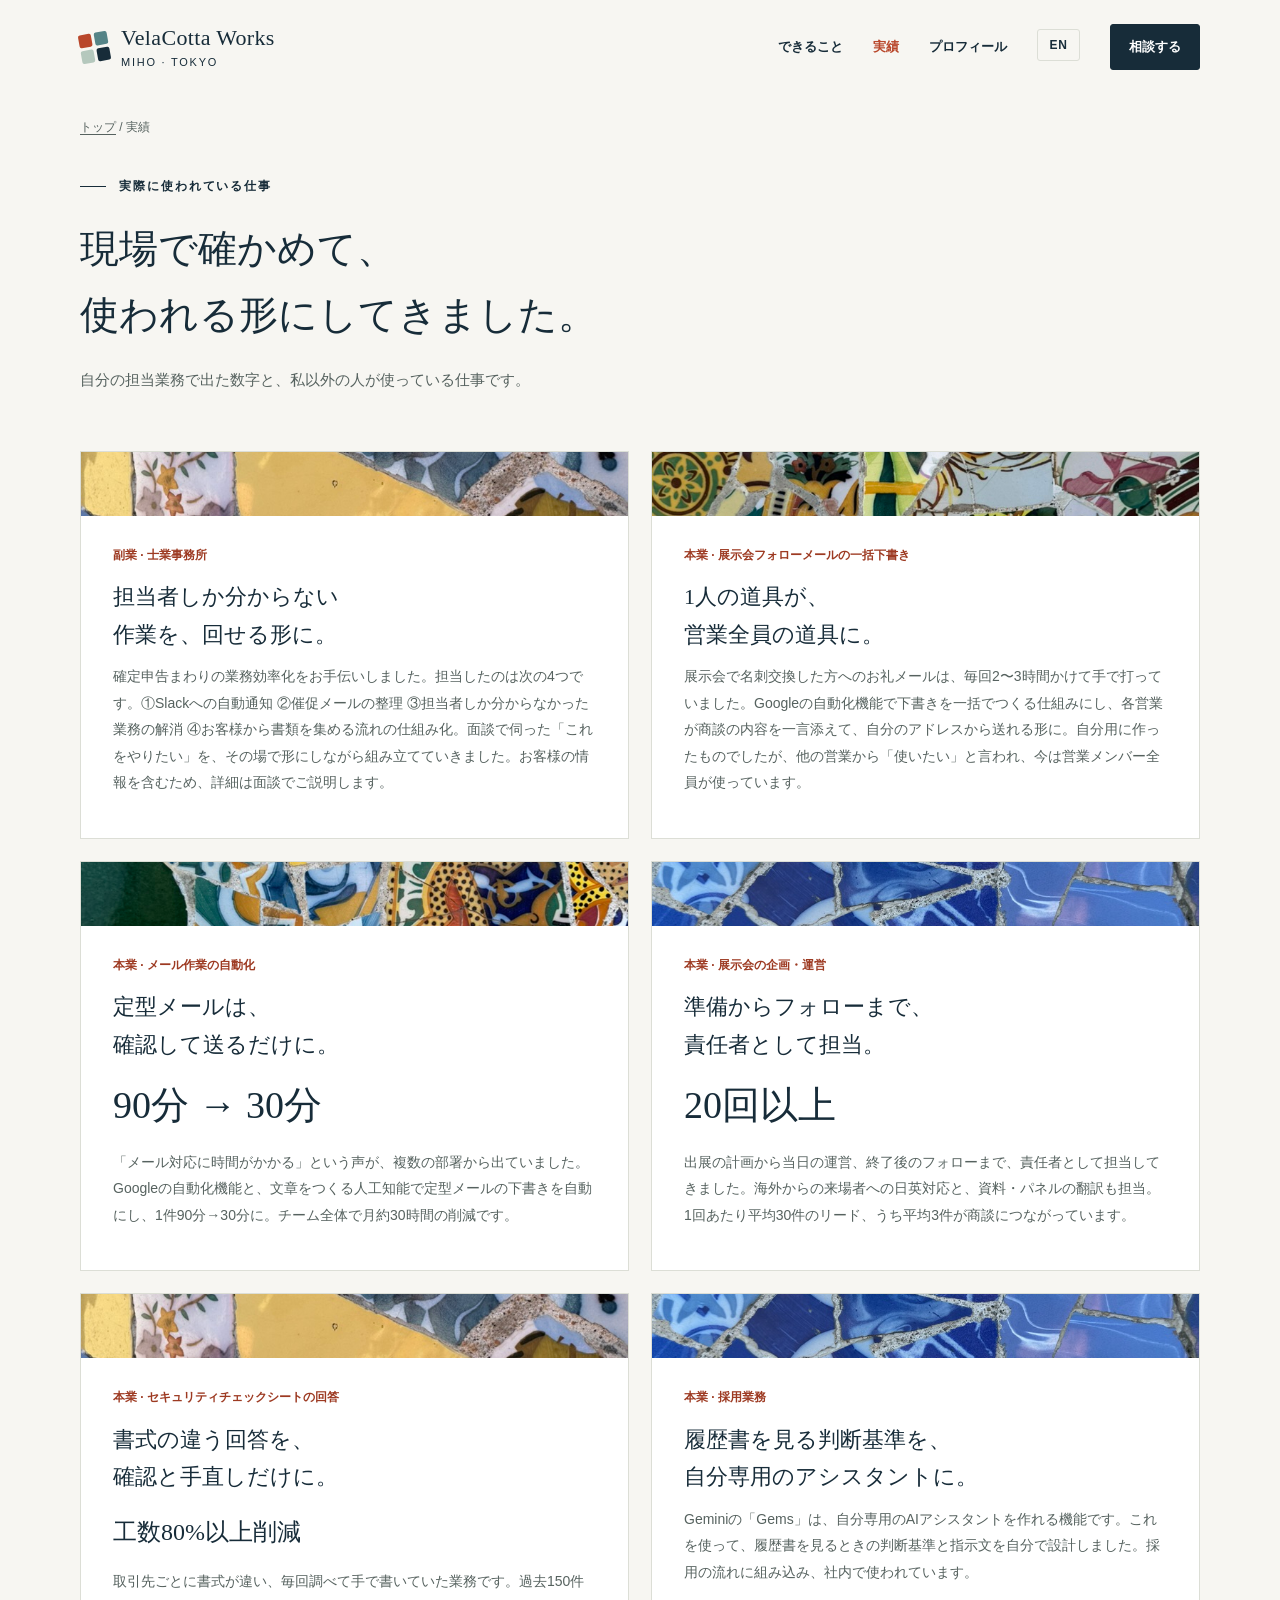
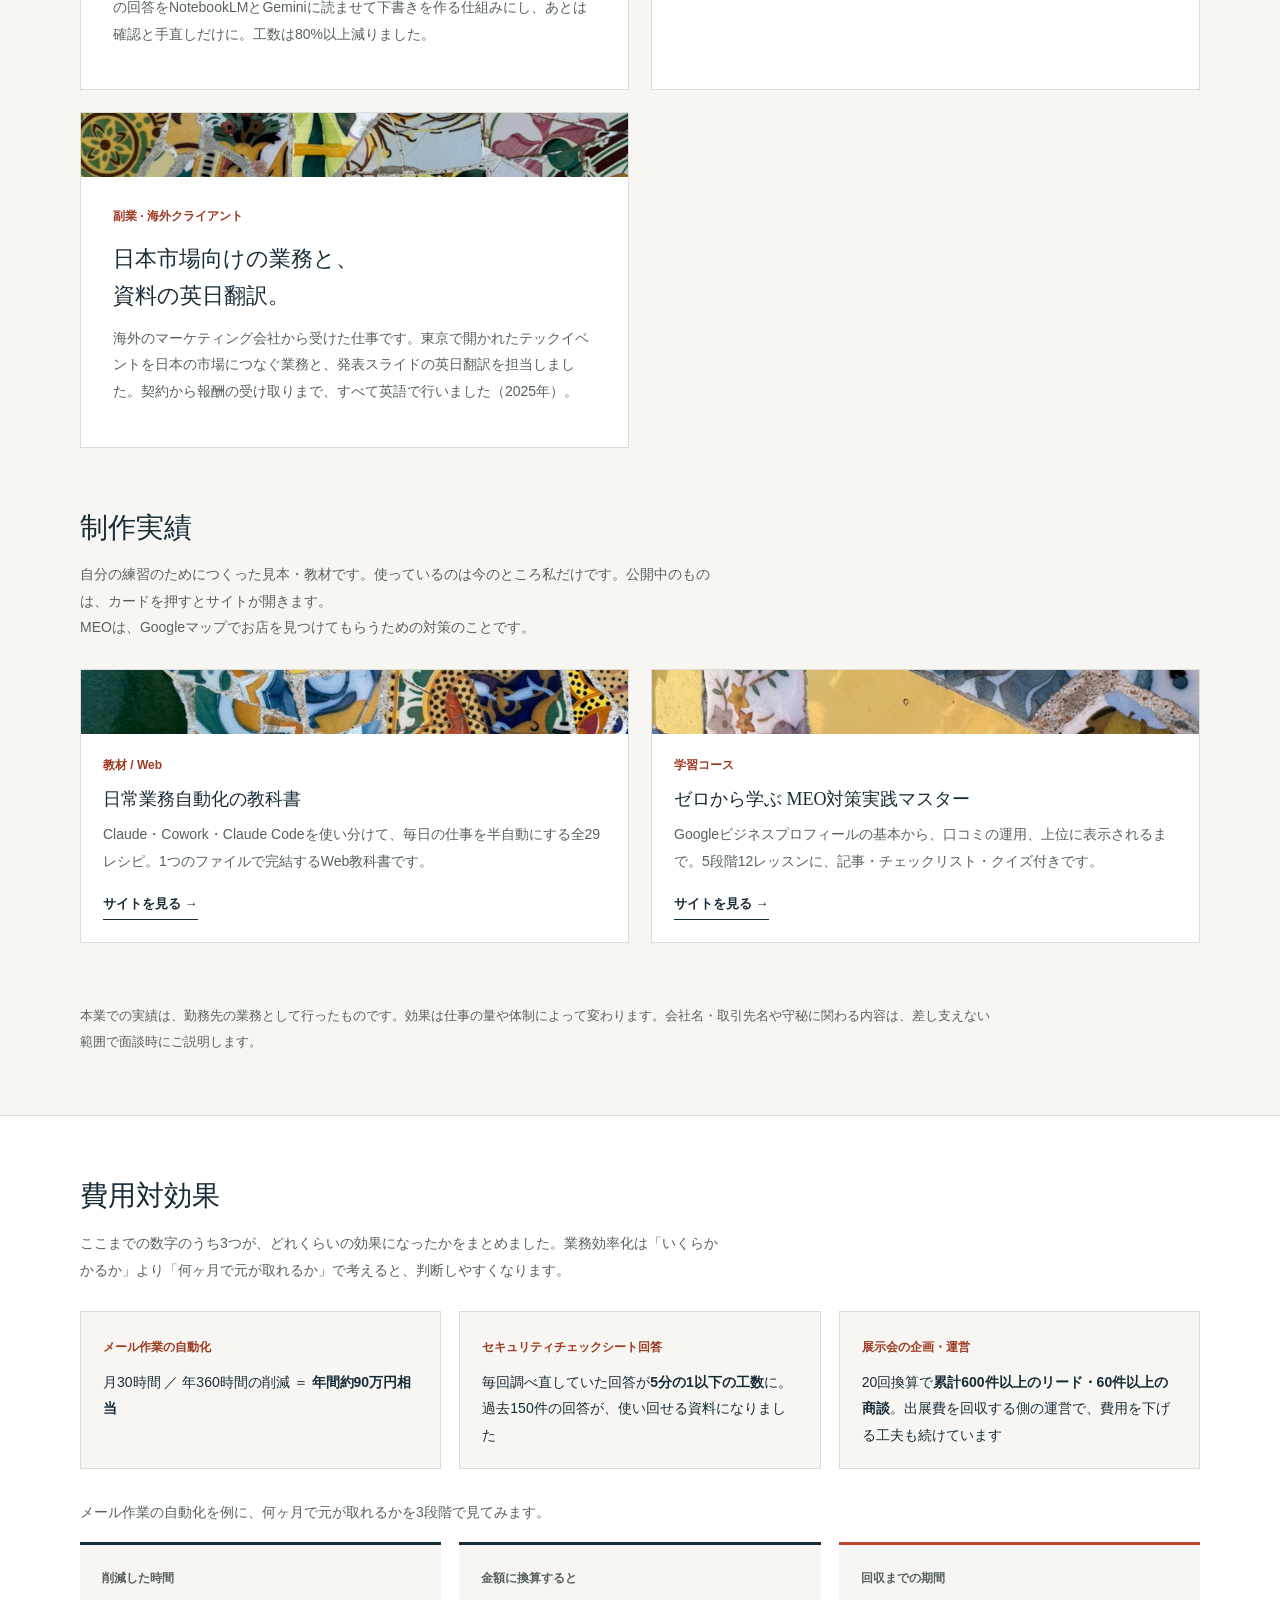
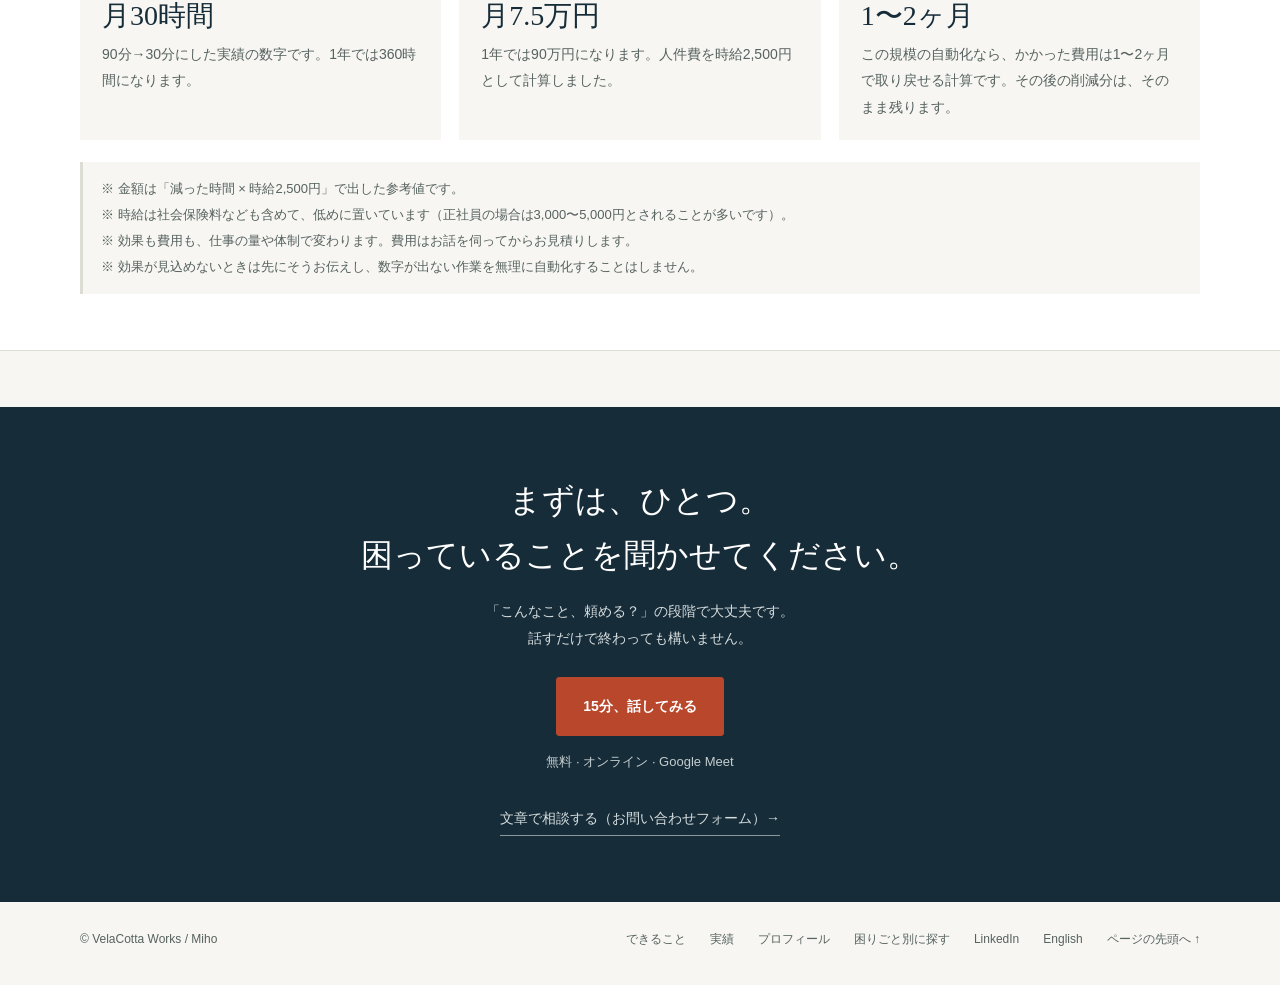
<file: works/index.html>
<!DOCTYPE html>
<html lang="ja">
<head>
<meta charset="utf-8">
<meta name="viewport" content="width=device-width, initial-scale=1">
<title>実績｜Miho｜VelaCotta Works</title>
<meta name="description" content="展示会の企画・運営20回以上、定型メール作業の90分から30分への短縮など、実際に使われている仕事と費用対効果をまとめています。">
<meta property="og:type" content="website">
<meta property="og:url" content="https://velacotta-works.github.io/works/">
<meta property="og:site_name" content="VelaCotta Works">
<meta property="og:locale" content="ja_JP">
<meta property="og:title" content="実績｜Miho｜VelaCotta Works">
<meta property="og:description" content="展示会の企画・運営20回以上、定型メール作業の90分から30分への短縮など、実際に使われている仕事と費用対効果をまとめています。">
<meta property="og:image" content="https://velacotta-works.github.io/ogp_tenjikai_photo.png">
<meta property="og:image:width" content="1200">
<meta property="og:image:height" content="630">
<meta property="og:image:alt" content="VelaCotta Works / Miho — 少ない人数でも効率的に、展示会を商談につなげる。">
<meta name="twitter:card" content="summary_large_image">
<meta name="twitter:title" content="実績｜Miho｜VelaCotta Works">
<meta name="twitter:description" content="展示会の企画・運営20回以上、定型メール作業の90分から30分への短縮など、実際に使われている仕事と費用対効果をまとめています。">
<meta name="twitter:image" content="https://velacotta-works.github.io/ogp_tenjikai_photo.png">
<link rel="canonical" href="https://velacotta-works.github.io/works/">
<link rel="stylesheet" href="/assets/style.css">
</head>
<body>
<a class="skip" href="#main">本文へ移動</a>
<header class="container"><nav class="nav" aria-label="メインメニュー">
<a class="brand" href="/" aria-label="VelaCotta Works トップ"><span class="brand-icon" aria-hidden="true"><i></i><i></i><i></i><i></i></span><span><strong>VelaCotta Works</strong><small>MIHO · TOKYO</small></span></a>
<ul class="nav-links">
<li><a href="/services/">できること</a></li>
<li><a href="/works/" aria-current="page">実績</a></li>
<li><a href="/profile/">プロフィール</a></li>
<li><a class="lang" href="/en/" lang="en" hreflang="en">EN</a></li>
</ul>
<a class="btn small nav-cta" href="#contact">相談する</a>
</nav></header>
<main id="main">
<div class="container">
<div class="crumb"><a href="/">トップ</a> / 実績</div>
<div class="page-hero"><div class="eyebrow">実際に使われている仕事</div><h1>現場で確かめて、<br>使われる形にしてきました。</h1><p>自分の担当業務で出た数字と、私以外の人が使っている仕事です。</p></div>
<div class="work-list">
<article class="work"><img class="work-photo" src="/assets/mosaic-3.jpg" alt="" width="768" height="1024" loading="lazy"><small>副業 · 士業事務所</small><h2>担当者しか分からない<br>作業を、回せる形に。</h2><p>確定申告まわりの業務効率化をお手伝いしました。担当したのは次の4つです。①Slackへの自動通知 ②催促メールの整理 ③担当者しか分からなかった業務の解消 ④お客様から書類を集める流れの仕組み化。面談で伺った「これをやりたい」を、その場で形にしながら組み立てていきました。お客様の情報を含むため、詳細は面談でご説明します。</p></article>
<article class="work"><img class="work-photo" src="/assets/mosaic-4.jpg" alt="" width="768" height="1024" loading="lazy"><small>本業 · 展示会フォローメールの一括下書き</small><h2>1人の道具が、<br>営業全員の道具に。</h2><p>展示会で名刺交換した方へのお礼メールは、毎回2〜3時間かけて手で打っていました。Googleの自動化機能で下書きを一括でつくる仕組みにし、各営業が商談の内容を一言添えて、自分のアドレスから送れる形に。自分用に作ったものでしたが、他の営業から「使いたい」と言われ、今は営業メンバー全員が使っています。</p></article>
<article class="work"><img class="work-photo" src="/assets/mosaic-2.jpg" alt="" width="768" height="1024" loading="lazy"><small>本業 · メール作業の自動化</small><h2>定型メールは、<br>確認して送るだけに。</h2><div class="result">90分 → 30分</div><p>「メール対応に時間がかかる」という声が、複数の部署から出ていました。Googleの自動化機能と、文章をつくる人工知能で定型メールの下書きを自動にし、1件90分→30分に。チーム全体で月約30時間の削減です。</p></article>
<article class="work"><img class="work-photo" src="/assets/mosaic-1.jpg" alt="" width="768" height="1024" loading="lazy"><small>本業 · 展示会の企画・運営</small><h2>準備からフォローまで、<br>責任者として担当。</h2><div class="result">20回以上</div><p>出展の計画から当日の運営、終了後のフォローまで、責任者として担当してきました。海外からの来場者への日英対応と、資料・パネルの翻訳も担当。1回あたり平均30件のリード、うち平均3件が商談につながっています。</p></article>
<article class="work"><img class="work-photo" src="/assets/mosaic-3.jpg" alt="" width="768" height="1024" loading="lazy"><small>本業 · セキュリティチェックシートの回答</small><h2>書式の違う回答を、<br>確認と手直しだけに。</h2><div class="result text">工数80%以上削減</div><p>取引先ごとに書式が違い、毎回調べて手で書いていた業務です。過去150件の回答をNotebookLMとGeminiに読ませて下書きを作る仕組みにし、あとは確認と手直しだけに。工数は80%以上減りました。</p></article>
<article class="work"><img class="work-photo" src="/assets/mosaic-1.jpg" alt="" width="768" height="1024" loading="lazy"><small>本業 · 採用業務</small><h2>履歴書を見る判断基準を、<br>自分専用のアシスタントに。</h2><p>Geminiの「Gems」は、自分専用のAIアシスタントを作れる機能です。これを使って、履歴書を見るときの判断基準と指示文を自分で設計しました。採用の流れに組み込み、社内で使われています。</p></article>
<article class="work"><img class="work-photo" src="/assets/mosaic-4.jpg" alt="" width="768" height="1024" loading="lazy"><small>副業 · 海外クライアント</small><h2>日本市場向けの業務と、<br>資料の英日翻訳。</h2><p>海外のマーケティング会社から受けた仕事です。東京で開かれたテックイベントを日本の市場につなぐ業務と、発表スライドの英日翻訳を担当しました。契約から報酬の受け取りまで、すべて英語で行いました（2025年）。</p></article>
</div>
</div>


<div class="container" id="samples">
<h2 class="block-title">制作実績</h2>
<p class="block-lead">自分の練習のためにつくった見本・教材です。使っているのは今のところ私だけです。公開中のものは、カードを押すとサイトが開きます。<br>MEOは、Googleマップでお店を見つけてもらうための対策のことです。</p>
<div class="sample-grid">
<a class="sample-card" href="https://miho-okomee.github.io/daily-automation-textbook/" target="_blank" rel="noopener"><img src="/assets/mosaic-2.jpg" alt="" width="768" height="1024" loading="lazy"><div class="sample-body"><small>教材 / Web</small><h3>日常業務自動化の教科書</h3><p>Claude・Cowork・Claude Codeを使い分けて、毎日の仕事を半自動にする全29レシピ。1つのファイルで完結するWeb教科書です。</p><span class="go">サイトを見る →<span class="vh">（別のタブで開きます）</span></span></div></a>
<a class="sample-card" href="https://local-meo.github.io/meo-master-cource/" target="_blank" rel="noopener"><img src="/assets/mosaic-3.jpg" alt="" width="768" height="1024" loading="lazy"><div class="sample-body"><small>学習コース</small><h3>ゼロから学ぶ MEO対策実践マスター</h3><p>Googleビジネスプロフィールの基本から、口コミの運用、上位に表示されるまで。5段階12レッスンに、記事・チェックリスト・クイズ付きです。</p><span class="go">サイトを見る →<span class="vh">（別のタブで開きます）</span></span></div></a>
</div>
<p class="notice" style="margin-bottom:60px">本業での実績は、勤務先の業務として行ったものです。効果は仕事の量や体制によって変わります。会社名・取引先名や守秘に関わる内容は、差し支えない範囲で面談時にご説明します。</p>
</div>

<section class="roi" id="roi"><div class="container">
<h2 class="block-title">費用対効果</h2>
<p class="block-lead">ここまでの数字のうち3つが、どれくらいの効果になったかをまとめました。業務効率化は「いくらかかるか」より「何ヶ月で元が取れるか」で考えると、判断しやすくなります。</p>
<div class="roi-items">
<div class="roi-item"><small>メール作業の自動化</small><p>月30時間 ／ 年360時間の削減 ＝ <b>年間約90万円相当</b></p></div>
<div class="roi-item"><small>セキュリティチェックシート回答</small><p>毎回調べ直していた回答が<b>5分の1以下の工数</b>に。過去150件の回答が、使い回せる資料になりました</p></div>
<div class="roi-item"><small>展示会の企画・運営</small><p>20回換算で<b>累計600件以上のリード・60件以上の商談</b>。出展費を回収する側の運営で、費用を下げる工夫も続けています</p></div>
</div>
<p class="roi-bridge">メール作業の自動化を例に、何ヶ月で元が取れるかを3段階で見てみます。</p>
<div class="roi-steps">
<div class="roi-step"><small>削減した時間</small><div class="v">月30時間</div><p>90分→30分にした実績の数字です。1年では360時間になります。</p></div>
<div class="roi-step"><small>金額に換算すると</small><div class="v">月7.5万円</div><p>1年では90万円になります。人件費を時給2,500円として計算しました。</p></div>
<div class="roi-step"><small>回収までの期間</small><div class="v">1〜2ヶ月</div><p>この規模の自動化なら、かかった費用は1〜2ヶ月で取り戻せる計算です。その後の削減分は、そのまま残ります。</p></div>
</div>
<p class="roi-note"><span>※ 金額は「減った時間 × 時給2,500円」で出した参考値です。</span><span>※ 時給は社会保険料なども含めて、低めに置いています（正社員の場合は3,000〜5,000円とされることが多いです）。</span><span>※ 効果も費用も、仕事の量や体制で変わります。費用はお話を伺ってからお見積りします。</span><span>※ 効果が見込めないときは先にそうお伝えし、数字が出ない作業を無理に自動化することはしません。</span></p>
</div></section>
<section class="contact" id="contact"><div class="container">
<h2>まずは、ひとつ。<br>困っていることを聞かせてください。</h2>
<p>「こんなこと、頼める？」の段階で大丈夫です。<br>話すだけで終わっても構いません。</p>
<a class="btn orange" href="https://calendar.app.google/AjnzHxfucmSKPPAx7" target="_blank" rel="noopener">15分、話してみる<span class="vh">（別のタブで開きます）</span></a>
<p class="sub">無料 · オンライン · Google Meet</p>
<div class="contact-alt"><a href="https://docs.google.com/forms/d/e/1FAIpQLSdsbaPOFnbH2ohYBqTe6wTVRXs1EG2h5FgJaL0SOs2tQASR4w/viewform" target="_blank" rel="noopener">文章で相談する（お問い合わせフォーム）→<span class="vh">（別のタブで開きます）</span></a></div>
</div></section>
</main>
<footer class="container footer"><span>© VelaCotta Works / Miho</span><div class="footer-links"><a href="/services/">できること</a><a href="/works/">実績</a><a href="/profile/">プロフィール</a><a href="/can-do/">困りごと別に探す</a><a href="https://www.linkedin.com/in/miho-ueno-286bb7189" target="_blank" rel="noopener">LinkedIn<span class="vh">（別のタブで開きます）</span></a><a href="/en/" lang="en" hreflang="en">English</a><a href="#top">ページの先頭へ ↑</a></div></footer>
</body>
</html>
</file>
<file: assets/style.css>
/* VelaCotta Works — 共通スタイル（2026-10 リニューアル）
   デザイン見本（Codex作成）を土台に、公開用に整理。
   文字は小さくても12px以上、本文の補助色は白・薄い面の上で4.5:1以上のコントラストにしてある。 */

:root {
  --navy: #172c39;
  --navy-soft: #365263;
  --muted: #56625f;
  --paper: #f7f6f2;
  --white: #fff;
  --orange: #b9472b;
  --orange-dark: #9d3a22;
  --line: #dcded6;
  --blue: #dde9e7;
  --serif: "Yu Mincho", "Hiragino Mincho ProN", "Noto Serif JP", serif;
  --sans: "Hiragino Kaku Gothic ProN", "Yu Gothic", "Noto Sans JP", sans-serif;
}

* { box-sizing: border-box; }
html { scroll-padding-top: 96px; scroll-behavior: smooth; -webkit-text-size-adjust: 100%; }
body { margin: 0; color: var(--navy); font-family: var(--sans); font-size: 15px; line-height: 1.9; background: var(--paper); }
img { max-width: 100%; }
a { color: inherit; text-decoration: none; }
a, button, summary { -webkit-tap-highlight-color: transparent; }
:focus-visible { outline: 3px solid var(--orange); outline-offset: 4px; }
.container { width: min(1120px, calc(100% - 80px)); margin: auto; }
.skip { position: absolute; left: -9999px; top: 8px; z-index: 100; background: var(--navy); color: #fff; padding: 10px 16px; border-radius: 3px; font-size: 13px; }
.skip:focus { left: 12px; }
.anchor-alias { display: block; height: 0; overflow: hidden; }

/* ───── ヘッダー ───── */
.nav { display: grid; grid-template-columns: auto 1fr auto; align-items: center; gap: 30px; height: 94px; }
.brand { display: flex; align-items: center; gap: 12px; line-height: 1.1; }
.brand-icon { height: 29px; width: 29px; display: grid; grid-template-columns: 1fr 1fr; gap: 3px; transform: rotate(-10deg); flex: none; }
.brand-icon i { background: var(--orange); border-radius: 2px; }
.brand-icon i:nth-child(2) { background: #558487; }
.brand-icon i:nth-child(3) { background: #b5c8bd; }
.brand-icon i:nth-child(4) { background: var(--navy); }
.brand strong { font-family: Georgia, serif; font-size: 22px; font-weight: 500; letter-spacing: .015em; }
.brand small { display: block; font-size: 11px; letter-spacing: .16em; margin-top: 6px; }
.nav-links { display: flex; justify-content: flex-end; gap: 30px; list-style: none; margin: 0; padding: 0; font-size: 13px; font-weight: 600; }
.nav-links a { display: inline-block; padding: 6px 0; }
.nav-links a:hover, .nav-links a[aria-current="page"] { color: var(--orange); }
.nav-links .lang { border: 1px solid var(--line); border-radius: 3px; padding: 4px 11px; font-size: 12px; letter-spacing: .08em; }

/* ───── ボタン・リンク ───── */
.btn { display: inline-flex; align-items: center; justify-content: center; gap: 12px; background: var(--navy); color: #fff; border: 1px solid var(--navy); border-radius: 3px; padding: 15px 26px; font-size: 14px; font-weight: 600; transition: background .18s, transform .18s; }
.btn:hover { background: var(--navy-soft); transform: translateY(-2px); }
.btn.small { padding: 10px 18px; font-size: 13px; }
.btn.orange { background: var(--orange); border-color: var(--orange); }
.btn.orange:hover { background: var(--orange-dark); border-color: var(--orange-dark); }
.text-link { display: inline-flex; align-items: center; gap: 14px; font-size: 14px; border-bottom: 1px solid var(--navy); padding: 5px 0; }
.text-link:hover { color: var(--orange); border-color: var(--orange); }
.eyebrow { display: flex; align-items: center; gap: 13px; font-size: 12px; font-weight: 600; letter-spacing: .16em; }
.eyebrow::before { content: ""; height: 1px; width: 26px; background: currentColor; flex: none; }

/* ───── トップ: 見出しと写真3枚 ───── */
.hero { text-align: center; padding: 24px 0 36px; }
.hero .eyebrow { justify-content: center; }
.hero h1 { font-family: var(--serif); font-weight: 500; font-size: clamp(22px, 7vw, 43px); line-height: 1.6; letter-spacing: -.02em; margin: 18px 0; }
.hero h1 span { display: block; white-space: nowrap; }
.hero h1 em { font-style: normal; color: var(--orange); }
.hero .intro { max-width: 36em; margin: 18px auto 0; font-size: 15px; line-height: 2; color: var(--muted); }
.hero-cta { display: flex; flex-wrap: wrap; justify-content: center; align-items: center; gap: 14px 28px; margin-top: 24px; }
.hero-note { font-size: 13px; color: var(--muted); margin: 12px 0 0; }
.hero-art { display: grid; grid-template-columns: 1.6fr 1fr 1fr; gap: 10px; margin-top: 30px; }
.hero-art img { width: 100%; height: 104px; object-fit: cover; display: block; }
.statement { border-top: 1px solid var(--line); padding: 22px 0; display: flex; flex-wrap: wrap; justify-content: space-between; gap: 6px 20px; font-size: 13px; color: var(--muted); }
.statement b { color: var(--navy); font-weight: 600; }
.statement i { font-style: normal; white-space: nowrap; }

/* ───── 区画 ───── */
.section { padding: 76px 0; }
.section.white { background: #fff; }
.section-head { display: flex; justify-content: space-between; align-items: flex-end; gap: 30px; margin-bottom: 36px; }
.section h2 { font-family: var(--serif); font-size: 30px; font-weight: 500; line-height: 1.6; margin: 14px 0 0; }
.section-head > p { font-size: 14px; color: var(--muted); max-width: 24em; margin: 0; }
.service-grid { display: grid; grid-template-columns: repeat(3, 1fr); gap: 32px; }
.service-card { display: flex; flex-direction: column; }
.service-photo { width: 100%; height: 64px; object-fit: cover; display: block; border-radius: 4px; margin: 0 0 18px; }
.service-card .num { font: italic 19px Georgia, serif; color: var(--orange); }
.service-card h3 { font-family: var(--serif); font-size: 21px; line-height: 1.7; font-weight: 500; margin: 12px 0; }
.service-card h3.em { font-weight: 700; }
.service-card p { font-size: 14px; color: var(--muted); margin: 0 0 22px; flex: 1; }
.service-card .text-link { align-self: flex-start; }
.photo-break { position: relative; height: 72px; overflow: hidden; }
.photo-break img { width: 100%; height: 100%; object-fit: cover; display: block; }
.photo-break::after { content: ""; position: absolute; inset: 0; background: rgba(23, 44, 57, .36); }
.photo-break span { position: absolute; z-index: 1; inset: 0; display: flex; align-items: center; justify-content: center; padding: 0 20px; text-align: center; color: #fff; font: 500 22px/1.8 var(--serif); letter-spacing: .06em; text-shadow: 0 2px 12px rgba(0, 0, 0, .5); }
.impact { background: var(--blue); padding: 64px 0; }
.impact-grid { display: grid; grid-template-columns: 1fr 1fr; gap: 90px; align-items: center; }
.impact h2 { font: 500 30px/1.7 var(--serif); margin: 14px 0 22px; }
.impact p { font-size: 14px; color: var(--muted); margin: 0 0 18px; }
.metrics { display: grid; grid-template-columns: 1fr 1fr; gap: 40px; }
.metric { border-left: 1px solid #9fb2ad; padding-left: 28px; }
.metric .big { font: 400 54px/1.2 Georgia, serif; letter-spacing: -.03em; }
.metric .unit { font-family: var(--sans); font-size: 16px; letter-spacing: 0; }
.metric p { margin: 14px 0 0; font-size: 13px; line-height: 1.9; color: var(--muted); }
.profile-strip { display: flex; justify-content: space-between; align-items: center; gap: 40px; }
.person { display: flex; align-items: center; gap: 26px; }
.person-img { width: 112px; height: 112px; object-fit: cover; border-radius: 6px; flex: none; }
.person h2 { font-size: 23px; margin: 0 0 8px; }
.person p { font-size: 14px; color: var(--muted); margin: 0; }

/* ───── 相談の帯 ───── */
.contact { background: var(--navy); color: #fff; padding: 66px 0; text-align: center; }
.contact h2 { font: 500 32px/1.7 var(--serif); margin: 0 0 16px; }
.contact p { font-size: 14px; color: #d6dedf; margin: 0 0 26px; }
.contact .sub { font-size: 13px; color: #c3cdce; margin: 14px 0 0; }
.contact-alt { display: flex; flex-wrap: wrap; justify-content: center; gap: 10px 28px; margin-top: 26px; font-size: 14px; }
.contact-alt a { color: #d6dedf; border-bottom: 1px solid #8a9a9c; padding: 4px 0; }
.contact-alt a:hover { color: #fff; border-color: #fff; }

/* ───── フッター ───── */
.footer { display: flex; flex-wrap: wrap; justify-content: space-between; gap: 12px 20px; padding: 26px 0 34px; font-size: 12px; color: var(--muted); }
.footer-links { display: flex; flex-wrap: wrap; gap: 8px 24px; }
.footer-links a:hover { color: var(--orange); }

/* ───── 下のページ（できること・実績・プロフィール） ───── */
.crumb { font-size: 12px; color: var(--muted); padding-top: 22px; }
.crumb a { text-decoration: underline; text-underline-offset: 3px; }
.page-hero { padding: 36px 0 44px; max-width: 760px; }
.page-hero h1 { font: 500 39px/1.7 var(--serif); margin: 18px 0; }
.page-hero p { font-size: 15px; color: var(--muted); margin: 0 0 12px; }
.pair-note { font-size: 14px; border-left: 3px solid var(--orange); padding: 4px 0 4px 16px; margin-top: 20px; color: var(--navy); }
.pair-note a { text-decoration: underline; text-underline-offset: 3px; color: var(--orange-dark); font-weight: 600; }

.way { background: #fff; border-top: 1px solid var(--line); border-bottom: 1px solid var(--line); padding: 44px 0; margin-bottom: 52px; }
.way h2 { font: 500 24px/1.7 var(--serif); margin: 0 0 8px; }
.way .way-lead { font-size: 14px; color: var(--muted); margin: 0 0 26px; max-width: 46em; }
.way-grid { display: grid; grid-template-columns: repeat(3, 1fr); gap: 28px; }
.way-grid h3 { font: 500 18px/1.7 var(--serif); margin: 0 0 8px; padding-top: 14px; border-top: 2px solid var(--orange); }
.way-grid p { font-size: 14px; color: var(--muted); margin: 0; }

.detail-layout { display: grid; grid-template-columns: 230px 1fr; gap: 60px; padding-bottom: 80px; }
.side { font-size: 13px; align-self: start; position: sticky; top: 25px; }
.side a { display: block; padding: 12px 0; border-bottom: 1px solid var(--line); }
.side a:hover { color: var(--orange); }
.group { margin-bottom: 46px; }
.group-photo { width: 100%; height: 64px; object-fit: cover; display: block; border-radius: 4px; margin: 0 0 20px; }
.group h2 { font: 500 23px/1.7 var(--serif); margin: 0 0 8px; }
.group-intro { font-size: 14px; color: var(--muted); margin: 0 0 18px; }
details { border-top: 1px solid var(--line); background: #fff; }
details:last-of-type { border-bottom: 1px solid var(--line); }
summary { cursor: pointer; list-style: none; padding: 22px 24px; display: flex; align-items: center; gap: 15px; font-size: 15px; font-weight: 600; line-height: 1.7; }
summary::-webkit-details-marker { display: none; }
summary .n { font: italic 16px Georgia, serif; color: var(--orange); flex: none; }
summary::after { content: "＋"; font-size: 20px; font-weight: 400; margin-left: auto; flex: none; }
details[open] summary::after { content: "−"; }
summary:hover { background: #f0f3ee; }
.details-body { padding: 0 24px 24px 57px; font-size: 14px; color: var(--muted); line-height: 2.1; }
.details-body p { margin: 0; }
.details-body b { font-weight: 600; color: var(--navy); }
.details-body .text-link { margin-top: 18px; }
.details-body a:not(.text-link) { text-decoration: underline; text-underline-offset: 3px; }
.notice { font-size: 13px; color: var(--muted); max-width: 70em; line-height: 2; }

.consult { background: #fff; border-top: 1px solid var(--line); padding: 64px 0; }
.consult h2 { font: 500 26px/1.7 var(--serif); margin: 0 0 8px; }
.consult .lead { font-size: 14px; color: var(--muted); margin: 0 0 30px; }
.theme-grid { display: grid; grid-template-columns: repeat(3, 1fr); gap: 16px; margin-bottom: 40px; }
.theme { border: 1px solid var(--line); padding: 20px 22px; background: var(--paper); }
.theme .n { font: italic 16px Georgia, serif; color: var(--orange); }
.theme h3 { font: 600 16px/1.7 var(--sans); margin: 4px 0 6px; }
.theme p { font-size: 14px; color: var(--muted); margin: 0; line-height: 1.9; }
.flow-steps { display: grid; grid-template-columns: repeat(3, 1fr); gap: 24px; margin: 0 0 8px; padding: 0; list-style: none; }
.flow-steps li { border-top: 2px solid var(--navy); padding-top: 14px; }
.flow-steps .n { font: italic 16px Georgia, serif; color: var(--orange); }
.flow-steps h3 { font: 600 16px/1.7 var(--sans); margin: 2px 0 6px; }
.flow-steps p { font-size: 14px; color: var(--muted); margin: 0; }

.work-list { display: grid; grid-template-columns: 1fr 1fr; gap: 22px; margin-bottom: 56px; }
.work { padding: 0 32px 32px; background: #fff; border: 1px solid var(--line); overflow: hidden; }
.work-photo { display: block; width: calc(100% + 64px); max-width: none; height: 64px; object-fit: cover; margin: 0 -32px 24px; }
.work small { font-size: 12px; color: var(--orange-dark); font-weight: 600; }
.work h2 { font: 500 22px/1.7 var(--serif); margin: 10px 0; }
.work p { font-size: 14px; color: var(--muted); margin: 0 0 10px; }
.work .result { font: 400 38px/1.3 Georgia, "Yu Mincho", serif; margin: 18px 0; }
.work .result.text { font: 500 24px/1.5 var(--serif); }
.work .who { font-weight: 600; color: var(--navy); }
.block-title { font: 500 28px/1.7 var(--serif); margin: 0 0 10px; }
.block-lead { font-size: 14px; color: var(--muted); margin: 0 0 28px; max-width: 46em; }
.roi { background: #fff; border-top: 1px solid var(--line); border-bottom: 1px solid var(--line); padding: 56px 0; margin-bottom: 56px; }
.roi-items { display: grid; grid-template-columns: repeat(3, 1fr); gap: 18px; margin-bottom: 30px; }
.roi-item { border: 1px solid var(--line); padding: 20px 22px; background: var(--paper); }
.roi-item small { font-size: 12px; color: var(--orange-dark); font-weight: 600; }
.roi-item p { font-size: 14px; margin: 8px 0 0; line-height: 1.9; }
.roi-bridge { font-size: 14px; color: var(--muted); margin: 0 0 16px; }
.roi-steps { display: grid; grid-template-columns: repeat(3, 1fr); gap: 18px; margin-bottom: 22px; }
.roi-step { border-top: 3px solid var(--navy); background: var(--paper); padding: 18px 22px 20px; }
.roi-step:last-child { border-top-color: var(--orange); }
.roi-step small { font-size: 12px; color: var(--muted); font-weight: 600; }
.roi-step .v { font: 500 28px/1.4 var(--serif); margin: 4px 0 6px; }
.roi-step p { font-size: 14px; color: var(--muted); margin: 0; }
.roi-note { font-size: 13px; color: var(--muted); line-height: 2; margin: 0; padding: 14px 18px; background: var(--paper); border-left: 3px solid var(--line); }
.roi-note span { display: block; }
.sample-grid { display: grid; grid-template-columns: repeat(2, 1fr); gap: 22px; margin-bottom: 60px; }
.sample-card { display: flex; flex-direction: column; background: #fff; border: 1px solid var(--line); overflow: hidden; transition: transform .18s, box-shadow .18s; }
.sample-card:hover { transform: translateY(-3px); box-shadow: 0 10px 24px rgba(23, 44, 57, .12); }
.sample-card img { width: 100%; height: 64px; object-fit: cover; display: block; }
.sample-body { padding: 20px 22px 22px; display: flex; flex-direction: column; flex: 1; }
.sample-body small { font-size: 12px; color: var(--orange-dark); font-weight: 600; }
.sample-body h3 { font: 500 18px/1.6 var(--serif); margin: 8px 0; }
.sample-body p { font-size: 14px; color: var(--muted); margin: 0 0 14px; flex: 1; }
.sample-body .go { font-size: 13px; font-weight: 600; border-bottom: 1px solid var(--navy); align-self: flex-start; padding: 3px 0; }
.sample-card:hover .go { color: var(--orange); border-color: var(--orange); }
.vh { position: absolute; width: 1px; height: 1px; overflow: hidden; clip: rect(0 0 0 0); white-space: nowrap; }

.bio { display: grid; grid-template-columns: 1fr 1.6fr; gap: 64px; margin-bottom: 80px; }
.bio img { width: 100%; height: 440px; object-fit: cover; border-radius: 160px 160px 0 0; }
.bio h2 { font: 500 26px/1.7 var(--serif); margin: 0 0 24px; }
.bio p { font-size: 15px; line-height: 2.2; color: var(--muted); margin: 0 0 14px; }
.facts { margin: 30px 0 0; }
.facts div { display: grid; grid-template-columns: 70px 1fr; border-top: 1px solid var(--line); padding: 15px 0; font-size: 14px; }
.facts dt { font-weight: 600; }
.facts dd { margin: 0; color: var(--muted); }

/* ───── タブレット ───── */
@media (min-width: 881px) and (max-width: 1100px) {
  .nav { gap: 20px; }
  .nav-links { gap: 20px; }
  .bio { gap: 40px; }
  .detail-layout { grid-template-columns: 180px 1fr; gap: 36px; }
  .details-body { padding-left: 24px; }
}

@media (max-width: 880px) {
  .container { width: calc(100% - 48px); }
  .nav { grid-template-columns: 1fr auto; grid-template-areas: "brand cta" "links links"; height: auto; gap: 8px 14px; padding: 16px 0 8px; }
  .brand { grid-area: brand; }
  .nav-cta { grid-area: cta; }
  .nav-links { grid-area: links; justify-content: flex-start; gap: 6px 24px; border-top: 1px solid var(--line); padding-top: 6px; }
  .hero { padding-top: 16px; }
  .hero-art img { height: 88px; }
  .statement { flex-direction: column; }
  .section { padding: 60px 0; }
  .service-grid { gap: 24px; }
  .service-card h3 { font-size: 19px; }
  .impact-grid { gap: 40px; }
  .metric .big { font-size: 44px; }
  .metrics { gap: 24px; }
  .metric { padding-left: 18px; }
  .detail-layout { grid-template-columns: 160px 1fr; gap: 30px; }
  .bio { gap: 32px; }
  .roi-items, .roi-steps, .sample-grid, .theme-grid, .flow-steps, .way-grid { grid-template-columns: 1fr 1fr; }
}

/* ───── スマホ ───── */
@media (max-width: 640px) {
  .container { width: calc(100% - 40px); }
  .brand strong { font-size: 20px; }
  .brand small { font-size: 10px; }
  .brand-icon { width: 24px; height: 24px; }
  .nav-links { gap: 4px 20px; font-size: 13px; }
  .nav-links a { padding: 8px 0; }
  .btn.small { padding: 9px 14px; font-size: 13px; }
  .hero h1 { margin: 14px 0; }
  .hero .intro { font-size: 14px; }
  .hero-note { font-size: 12px; }
  .hero-cta { gap: 10px 22px; }
  .hero-art { grid-template-columns: 1fr 1fr 1fr; gap: 6px; margin-top: 22px; }
  .hero-art img, .hero-art img:first-child { grid-column: auto; height: 64px; }
  .section { padding: 48px 0; }
  .section-head { display: block; margin-bottom: 24px; }
  .section h2 { font-size: 26px; }
  .section-head > p { margin-top: 14px; max-width: none; }
  .service-grid { grid-template-columns: 1fr; gap: 34px; }
  .service-photo { height: 56px; margin-bottom: 14px; }
  .photo-break { height: 64px; }
  .photo-break span { font-size: 16px; }
  .impact { padding: 46px 0; }
  .impact-grid { grid-template-columns: 1fr; gap: 28px; }
  .impact h2 { font-size: 26px; }
  .metric .big { font-size: 46px; }
  .profile-strip { display: block; }
  .person { gap: 18px; }
  .person-img { width: 84px; height: 100px; }
  .person h2 { font-size: 21px; }
  .profile-strip > .text-link { margin: 20px 0 0 102px; }
  .contact { padding: 48px 0; }
  .contact h2 { font-size: 26px; }
  .footer { flex-direction: column; }
  .page-hero { padding: 26px 0 32px; }
  .page-hero h1 { font-size: 30px; }
  .detail-layout { display: block; }
  .side { position: static; display: flex; flex-wrap: wrap; gap: 4px 18px; margin-bottom: 28px; font-size: 13px; }
  .side a { padding: 6px 0; }
  .group h2 { font-size: 22px; }
  .group-photo { height: 56px; }
  .sample-card img { height: 56px; }
  summary { padding: 18px 15px; font-size: 14px; gap: 10px; }
  .details-body { padding: 0 16px 22px; font-size: 14px; }
  .way { padding: 34px 0; margin-bottom: 36px; }
  .consult { padding: 48px 0; }
  .work-list { grid-template-columns: 1fr; gap: 18px; }
  .work { padding: 0 24px 26px; }
  .work-photo { width: calc(100% + 48px); height: 52px; margin: 0 -24px 20px; }
  .work h2 { font-size: 21px; }
  .roi { padding: 40px 0; }
  .roi-items, .roi-steps, .sample-grid, .theme-grid, .flow-steps, .way-grid { grid-template-columns: 1fr; }
  .bio { grid-template-columns: 1fr; gap: 28px; margin-bottom: 56px; }
  .bio img { height: 300px; max-width: 300px; }
  .bio h2 { font-size: 23px; }
  .bio p { font-size: 14px; }
  .facts div { grid-template-columns: 56px 1fr; }
}

@media (prefers-reduced-motion: reduce) {
  html { scroll-behavior: auto; }
  * { transition: none !important; }
}
</file>
